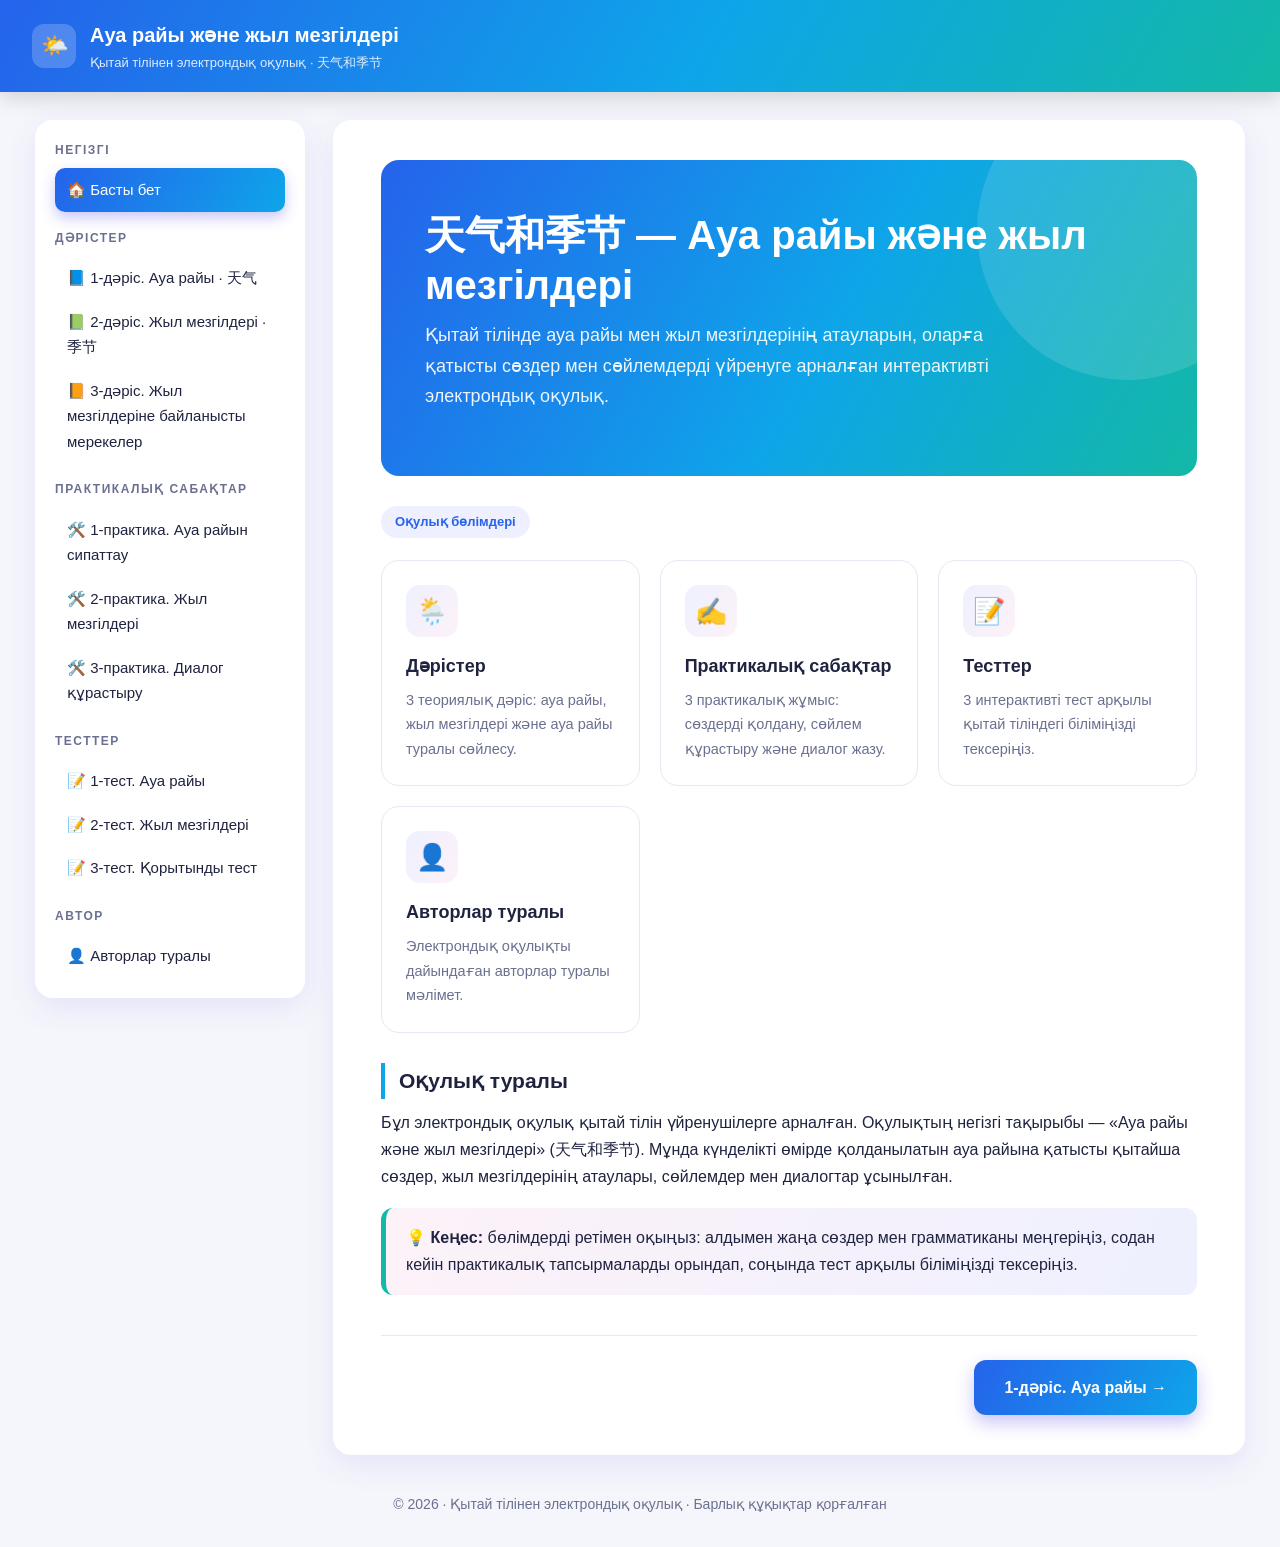
<file: index.html>
<!DOCTYPE html>
<html lang="kk">

<head>
<meta charset="UTF-8">
<meta name="viewport" content="width=device-width, initial-scale=1.0">
<title>Басты бет | Ауа райы және жыл мезгілдері - 天气和季节</title>
<link rel="stylesheet" href="style.css">
</head>

<body>

<header class="topbar">

  <div class="logo">🌤️</div>

  <div>
    <h1>Ауа райы және жыл мезгілдері</h1>
    <small>Қытай тілінен электрондық оқулық · 天气和季节</small>
  </div>

</header>

<div class="layout">

  <nav class="sidebar">

    <h3>Негізгі</h3>
    <a href="index.html" class="active">🏠 Басты бет</a>

    <h3>Дәрістер</h3>
    <a href="daris1.html">📘 1-дәріс. Ауа райы · 天气</a>
    <a href="daris2.html">📗 2-дәріс. Жыл мезгілдері · 季节</a>
    <a href="daris3.html">📙 3-дәріс. Жыл мезгілдеріне байланысты мерекелер</a>

    <h3>Практикалық сабақтар</h3>
    <a href="praktika1.html">🛠️ 1-практика. Ауа райын сипаттау</a>
    <a href="praktika2.html">🛠️ 2-практика. Жыл мезгілдері</a>
    <a href="praktika3.html">🛠️ 3-практика. Диалог құрастыру</a>

    <h3>Тесттер</h3>
    <a href="test1.html">📝 1-тест. Ауа райы</a>
    <a href="test2.html">📝 2-тест. Жыл мезгілдері</a>
    <a href="test3.html">📝 3-тест. Қорытынды тест</a>

    <h3>Автор</h3>
    <a href="avtor.html">👤 Авторлар туралы</a>

  </nav>

  <main class="content">

    <section class="hero">

      <h2>天气和季节 — Ауа райы және жыл мезгілдері</h2>

      <p>
        Қытай тілінде ауа райы мен жыл мезгілдерінің атауларын,
        оларға қатысты сөздер мен сөйлемдерді үйренуге арналған
        интерактивті электрондық оқулық.
      </p>

    </section>

    <span class="badge">Оқулық бөлімдері</span>

    <div class="grid">

      <a class="card" href="daris1.html">
        <div class="icon">🌦️</div>
        <h4>Дәрістер</h4>
        <p>3 теориялық дәріс: ауа райы, жыл мезгілдері және ауа райы туралы сөйлесу.</p>
      </a>

      <a class="card" href="praktika1.html">
        <div class="icon">✍️</div>
        <h4>Практикалық сабақтар</h4>
        <p>3 практикалық жұмыс: сөздерді қолдану, сөйлем құрастыру және диалог жазу.</p>
      </a>

      <a class="card" href="test1.html">
        <div class="icon">📝</div>
        <h4>Тесттер</h4>
        <p>3 интерактивті тест арқылы қытай тіліндегі біліміңізді тексеріңіз.</p>
      </a>

      <a class="card" href="avtor.html">
        <div class="icon">👤</div>
        <h4>Авторлар туралы</h4>
        <p>Электрондық оқулықты дайындаған авторлар туралы мәлімет.</p>
      </a>

    </div>

    <h3>Оқулық туралы</h3>

    <p>
      Бұл электрондық оқулық қытай тілін үйренушілерге арналған.
      Оқулықтың негізгі тақырыбы — «Ауа райы және жыл мезгілдері»
      (天气和季节). Мұнда күнделікті өмірде қолданылатын ауа райына
      қатысты қытайша сөздер, жыл мезгілдерінің атаулары,
      сөйлемдер мен диалогтар ұсынылған.
    </p>

    <div class="note">
      💡 <b>Кеңес:</b> бөлімдерді ретімен оқыңыз:
      алдымен жаңа сөздер мен грамматиканы меңгеріңіз,
      содан кейін практикалық тапсырмаларды орындап,
      соңында тест арқылы біліміңізді тексеріңіз.
    </div>

    <div class="pager">

      <span></span>

      <a class="btn" href="daris1.html">
        1-дәріс. Ауа райы → 
      </a>

    </div>

  </main>

</div>

<footer>
© 2026 · Қытай тілінен электрондық оқулық · Барлық құқықтар қорғалған
</footer>

</body>
</html>
</file>
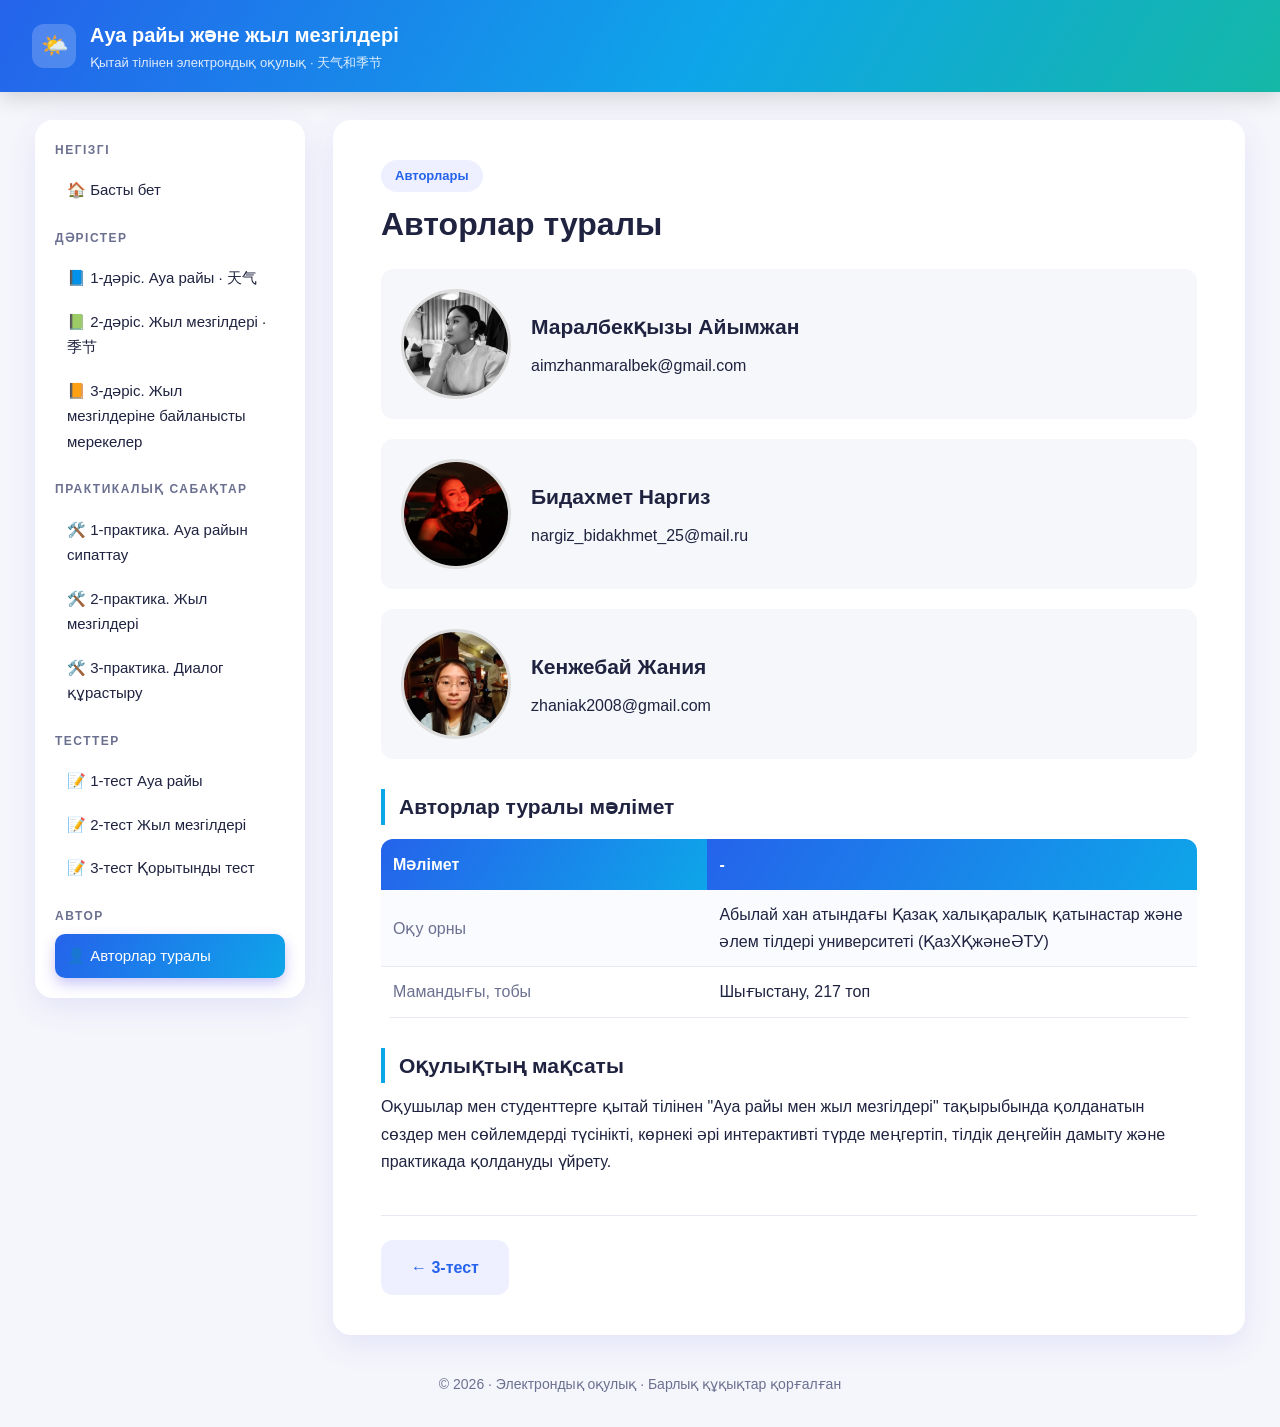
<file: avtor.html>
<!DOCTYPE html>
<html lang="kk">
<head>
<meta charset="UTF-8">
<meta name="viewport" content="width=device-width, initial-scale=1.0">
<title>Авторлар туралы | Ауа райы және жыл мезгілдері - 天气和季节</title>
<link rel="stylesheet" href="style.css">
</head>
<body>
 
<header class="topbar">
  <div class="logo">🌤️</div>
  <div>
    <h1>Ауа райы және жыл мезгілдері</h1>
    <small>Қытай тілінен электрондық оқулық · 天气和季节</small>
  </div>
</header>
 
<div class="layout">
  <nav class="sidebar">
    <h3>Негізгі</h3>
    <a href="index.html">🏠 Басты бет</a>
    <h3>Дәрістер</h3>
    <a href="daris1.html">📘 1-дәріс. Ауа райы · 天气</a>
    <a href="daris2.html">📗 2-дәріс. Жыл мезгілдері · 季节</a>
    <a href="daris3.html">📙 3-дәріс. Жыл мезгілдеріне байланысты мерекелер</a>
    <h3>Практикалық сабақтар</h3>
    <a href="praktika1.html">🛠️ 1-практика. Ауа райын сипаттау</a>
    <a href="praktika2.html">🛠️ 2-практика. Жыл мезгілдері</a>
    <a href="praktika3.html">🛠️ 3-практика. Диалог құрастыру</a>
    <h3>Тесттер</h3>
    <a href="test1.html">📝 1-тест Ауа райы</a>
    <a href="test2.html">📝 2-тест Жыл мезгілдері</a>
    <a href="test3.html">📝 3-тест Қорытынды тест</a>
    <h3>Автор</h3>
    <a href="avtor.html" class="active">👤 Авторлар туралы</a>
  </nav>
 
  <main class="content">
<span class="badge">Авторлары</span>
  <h2>Авторлар туралы</h2>
 
  
<div class="authors">

  <div class="author">
    <img class="avatar" src="images/author1.jfif" alt="Автор">
    <div>
      <h3 style="border:none;padding:0;margin-top:0">Маралбекқызы Айымжан</h3>
      <p>aimzhanmaralbek@gmail.com</p>
    </div>
  </div>

  <div class="author">
    <img class="avatar" src="images/author2.jfif" alt="Автор">
    <div>
      <h3 style="border:none;padding:0;margin-top:0">Бидахмет Наргиз</h3>
      <p>nargiz_bidakhmet_25@mail.ru</p>
    </div>
  </div>

  <div class="author">
    <img class="avatar" src="images/author3.jfif" alt="Автор">
    <div>
      <h3 style="border:none;padding:0;margin-top:0">Кенжебай Жания</h3>
      <p>zhaniak2008@gmail.com</p>
    </div>
  </div>

</div>

 
  
<h3>Авторлар туралы мәлімет</h3>

<table class="info">
  <tr>
    <th>Мәлімет</th>
    <th>-</th>
  </tr>
  <tr>
    <td>Оқу орны</td>
    <td>Абылай хан атындағы Қазақ халықаралық қатынастар және әлем тілдері университеті (ҚазХҚжәнеӘТУ)</td>
  </tr>
  <tr>
    <td>Мамандығы, тобы</td>
    <td>Шығыстану, 217 топ</td>
  </tr>
</table>

 
  <h3>Оқулықтың мақсаты</h3>
  <p>Оқушылар мен студенттерге қытай тілінен "Ауа райы мен жыл мезгілдері" тақырыбында қолданатын сөздер мен сөйлемдерді түсінікті, көрнекі әрі интерактивті түрде меңгертіп, тілдік деңгейін дамыту және практикада қолдануды үйрету.</p>
 
  <div class="pager">
    <a class="btn light" href="test3.html">← 3-тест</a>
    <span></span>
  </div>
  </main>
</div>
 
<footer>© 2026 · Электрондық оқулық · Барлық құқықтар қорғалған</footer>
 
</body>
</html>
</file>
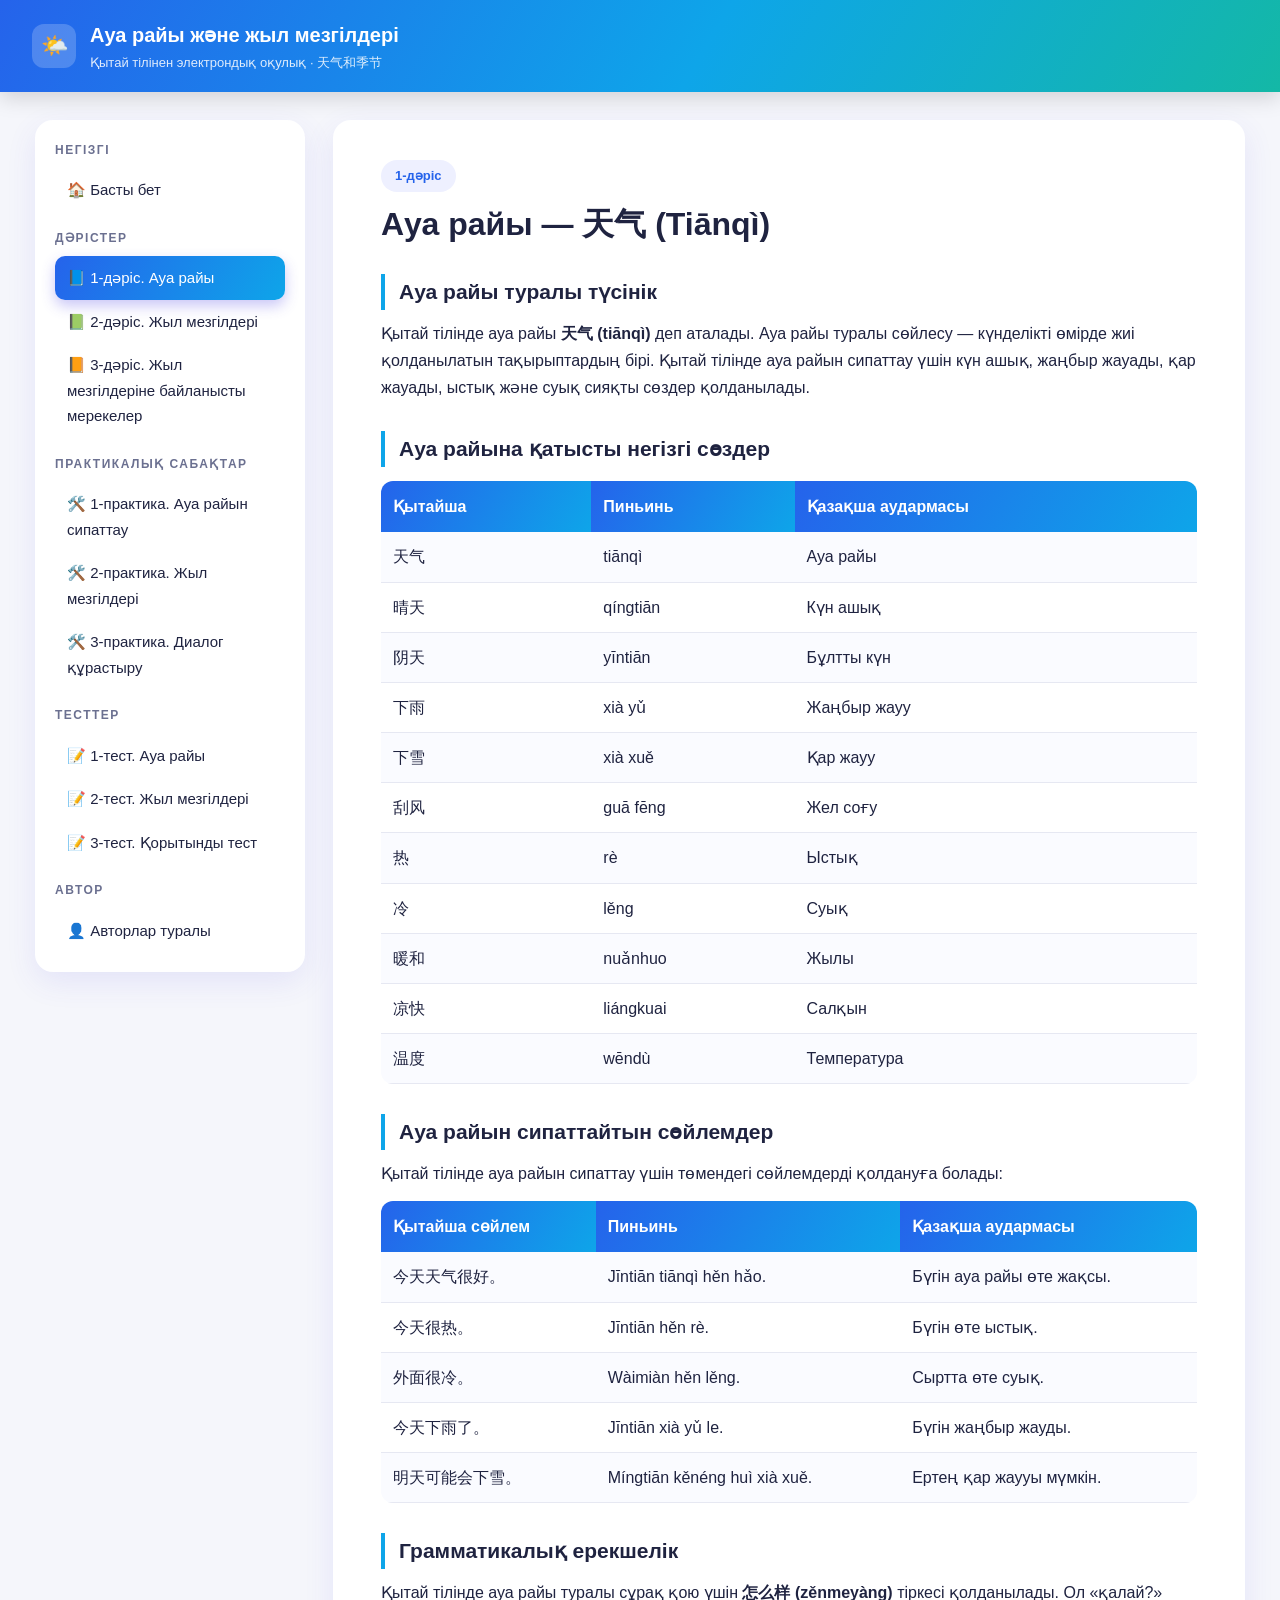
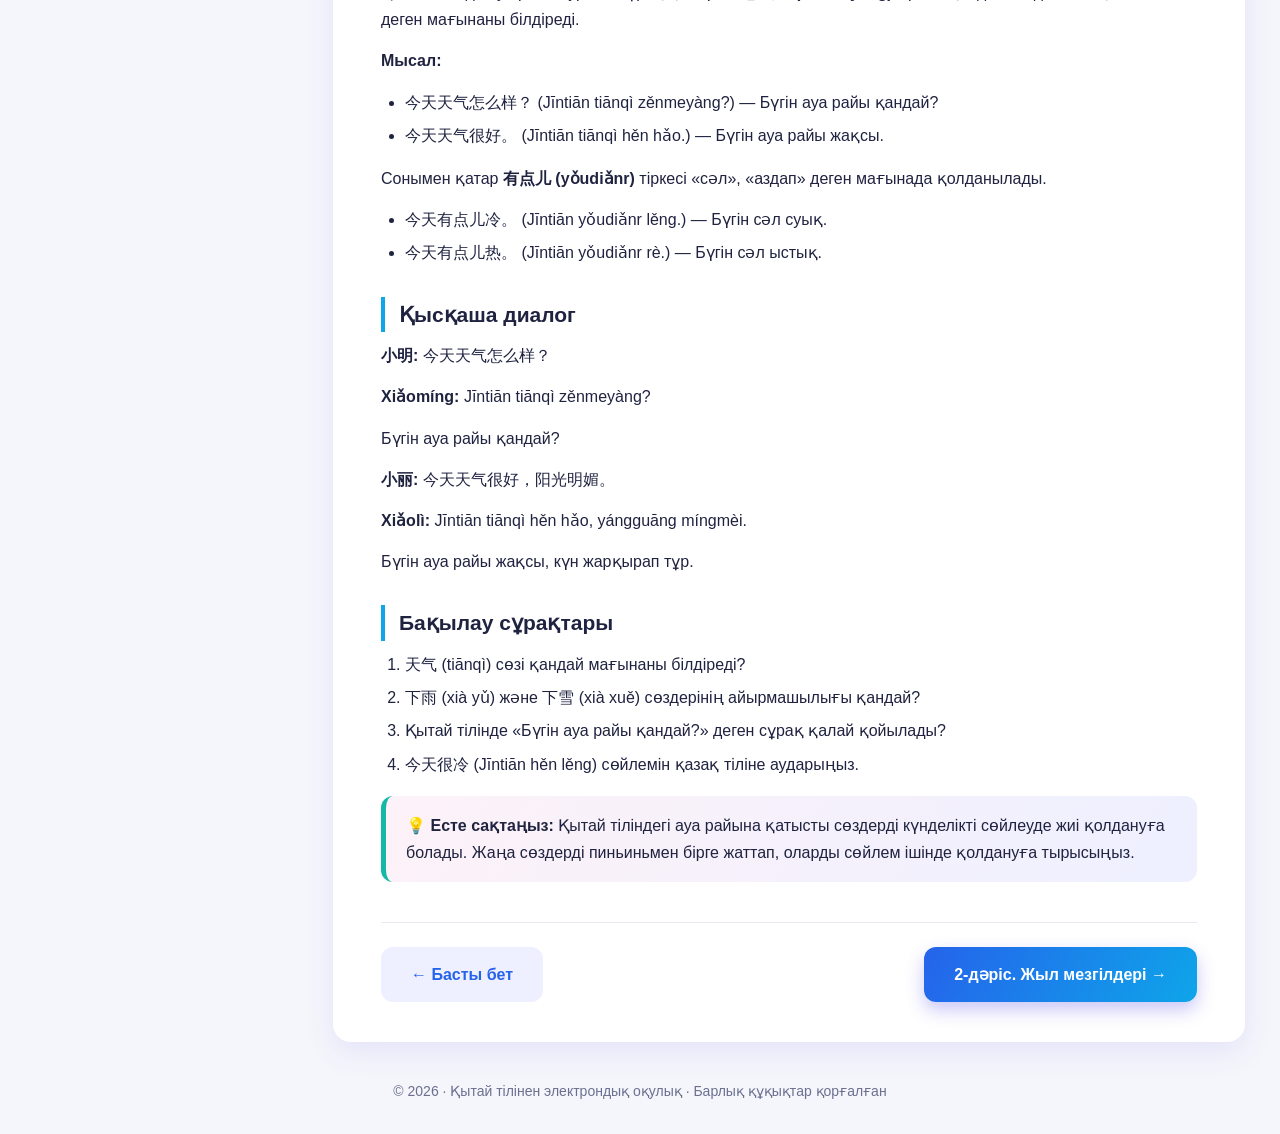
<file: daris1.html>
<!DOCTYPE html>
<html lang="kk">

<head>
<meta charset="UTF-8">
<meta name="referrer" content="strict-origin-when-cross-origin"> 
<title>1-дәріс. Ауа райы | Қытай тілі</title>
<link rel="stylesheet" href="style.css">
</head>

<body>

<header class="topbar">
  <div class="logo">🌤️</div>
  <div>
    <h1>Ауа райы және жыл мезгілдері</h1>
    <small>Қытай тілінен электрондық оқулық · 天气和季节</small>
  </div>
</header>

<div class="layout">

<nav class="sidebar">

  <h3>Негізгі</h3>
  <a href="index.html">🏠 Басты бет</a>

  <h3>Дәрістер</h3>
  <a href="daris1.html" class="active">📘 1-дәріс. Ауа райы</a>
  <a href="daris2.html">📗 2-дәріс. Жыл мезгілдері</a>
  <a href="daris3.html">📙 3-дәріс. Жыл мезгілдеріне байланысты мерекелер</a>

  <h3>Практикалық сабақтар</h3>
  <a href="praktika1.html">🛠️ 1-практика. Ауа райын сипаттау</a>
  <a href="praktika2.html">🛠️ 2-практика. Жыл мезгілдері</a>
  <a href="praktika3.html">🛠️ 3-практика. Диалог құрастыру</a>

  <h3>Тесттер</h3>
  <a href="test1.html">📝 1-тест. Ауа райы</a>
  <a href="test2.html">📝 2-тест. Жыл мезгілдері</a>
  <a href="test3.html">📝 3-тест. Қорытынды тест</a>

  <h3>Автор</h3>
  <a href="avtor.html">👤 Авторлар туралы</a>

</nav>

<main class="content">

<span class="badge">1-дәріс</span>

<h2>Ауа райы — 天气 (Tiānqì)</h2>

<h3>Ауа райы туралы түсінік</h3>

<p>
Қытай тілінде ауа райы <b>天气 (tiānqì)</b> деп аталады.
Ауа райы туралы сөйлесу — күнделікті өмірде жиі қолданылатын
тақырыптардың бірі. Қытай тілінде ауа райын сипаттау үшін
күн ашық, жаңбыр жауады, қар жауады, ыстық және суық
сияқты сөздер қолданылады.
</p>

<h3>Ауа райына қатысты негізгі сөздер</h3>

<table>
<tr>
<th>Қытайша</th>
<th>Пиньинь</th>
<th>Қазақша аудармасы</th>
</tr>
<tr><td>天气</td><td>tiānqì</td><td>Ауа райы</td></tr>
<tr><td>晴天</td><td>qíngtiān</td><td>Күн ашық</td></tr>
<tr><td>阴天</td><td>yīntiān</td><td>Бұлтты күн</td></tr>
<tr><td>下雨</td><td>xià yǔ</td><td>Жаңбыр жауу</td></tr>
<tr><td>下雪</td><td>xià xuě</td><td>Қар жауу</td></tr>
<tr><td>刮风</td><td>guā fēng</td><td>Жел соғу</td></tr>
<tr><td>热</td><td>rè</td><td>Ыстық</td></tr>
<tr><td>冷</td><td>lěng</td><td>Суық</td></tr>
<tr><td>暖和</td><td>nuǎnhuo</td><td>Жылы</td></tr>
<tr><td>凉快</td><td>liángkuai</td><td>Салқын</td></tr>
<tr><td>温度</td><td>wēndù</td><td>Температура</td></tr>
</table>

<h3>Ауа райын сипаттайтын сөйлемдер</h3>

<p>Қытай тілінде ауа райын сипаттау үшін төмендегі сөйлемдерді қолдануға болады:</p>

<table>
<tr>
<th>Қытайша сөйлем</th>
<th>Пиньинь</th>
<th>Қазақша аудармасы</th>
</tr>
<tr>
<td>今天天气很好。</td>
<td>Jīntiān tiānqì hěn hǎo.</td>
<td>Бүгін ауа райы өте жақсы.</td>
</tr>
<tr>
<td>今天很热。</td>
<td>Jīntiān hěn rè.</td>
<td>Бүгін өте ыстық.</td>
</tr>
<tr>
<td>外面很冷。</td>
<td>Wàimiàn hěn lěng.</td>
<td>Сыртта өте суық.</td>
</tr>
<tr>
<td>今天下雨了。</td>
<td>Jīntiān xià yǔ le.</td>
<td>Бүгін жаңбыр жауды.</td>
</tr>
<tr>
<td>明天可能会下雪。</td>
<td>Míngtiān kěnéng huì xià xuě.</td>
<td>Ертең қар жаууы мүмкін.</td>
</tr>
</table>

<h3>Грамматикалық ерекшелік</h3>

<p>
Қытай тілінде ауа райы туралы сұрақ қою үшін
<b>怎么样 (zěnmeyàng)</b> тіркесі қолданылады.
Ол «қалай?» деген мағынаны білдіреді.
</p>

<p><b>Мысал:</b></p>

<ul>
<li>今天天气怎么样？ (Jīntiān tiānqì zěnmeyàng?) — Бүгін ауа райы қандай?</li>
<li>今天天气很好。 (Jīntiān tiānqì hěn hǎo.) — Бүгін ауа райы жақсы.</li>
</ul>

<p>
Сонымен қатар <b>有点儿 (yǒudiǎnr)</b> тіркесі «сәл», «аздап»
деген мағынада қолданылады.
</p>

<ul>
<li>今天有点儿冷。 (Jīntiān yǒudiǎnr lěng.) — Бүгін сәл суық.</li>
<li>今天有点儿热。 (Jīntiān yǒudiǎnr rè.) — Бүгін сәл ыстық.</li>
</ul>

<h3>Қысқаша диалог</h3>

<p><b>小明:</b> 今天天气怎么样？</p>
<p><b>Xiǎomíng:</b> Jīntiān tiānqì zěnmeyàng?</p>
<p>Бүгін ауа райы қандай?</p>

<p><b>小丽:</b> 今天天气很好，阳光明媚。</p>
<p><b>Xiǎolì:</b> Jīntiān tiānqì hěn hǎo, yángguāng míngmèi.</p>
<p>Бүгін ауа райы жақсы, күн жарқырап тұр.</p>

<h3>Бақылау сұрақтары</h3>

<ol>
<li>天气 (tiānqì) сөзі қандай мағынаны білдіреді?</li>
<li>下雨 (xià yǔ) және 下雪 (xià xuě) сөздерінің айырмашылығы қандай?</li>
<li>Қытай тілінде «Бүгін ауа райы қандай?» деген сұрақ қалай қойылады?</li>
<li>今天很冷 (Jīntiān hěn lěng) сөйлемін қазақ тіліне аударыңыз.</li>
</ol>

<div class="note">
💡 <b>Есте сақтаңыз:</b> Қытай тіліндегі ауа райына қатысты
сөздерді күнделікті сөйлеуде жиі қолдануға болады.
Жаңа сөздерді пиньиньмен бірге жаттап, оларды сөйлем ішінде қолдануға тырысыңыз.
</div>

<div class="pager">
<a class="btn light" href="index.html">← Басты бет</a>
<a class="btn" href="daris2.html">2-дәріс. Жыл мезгілдері →</a>
</div>

</main>
</div>

<footer>© 2026 · Қытай тілінен электрондық оқулық · Барлық құқықтар қорғалған</footer>

</body>
</html>
</file>
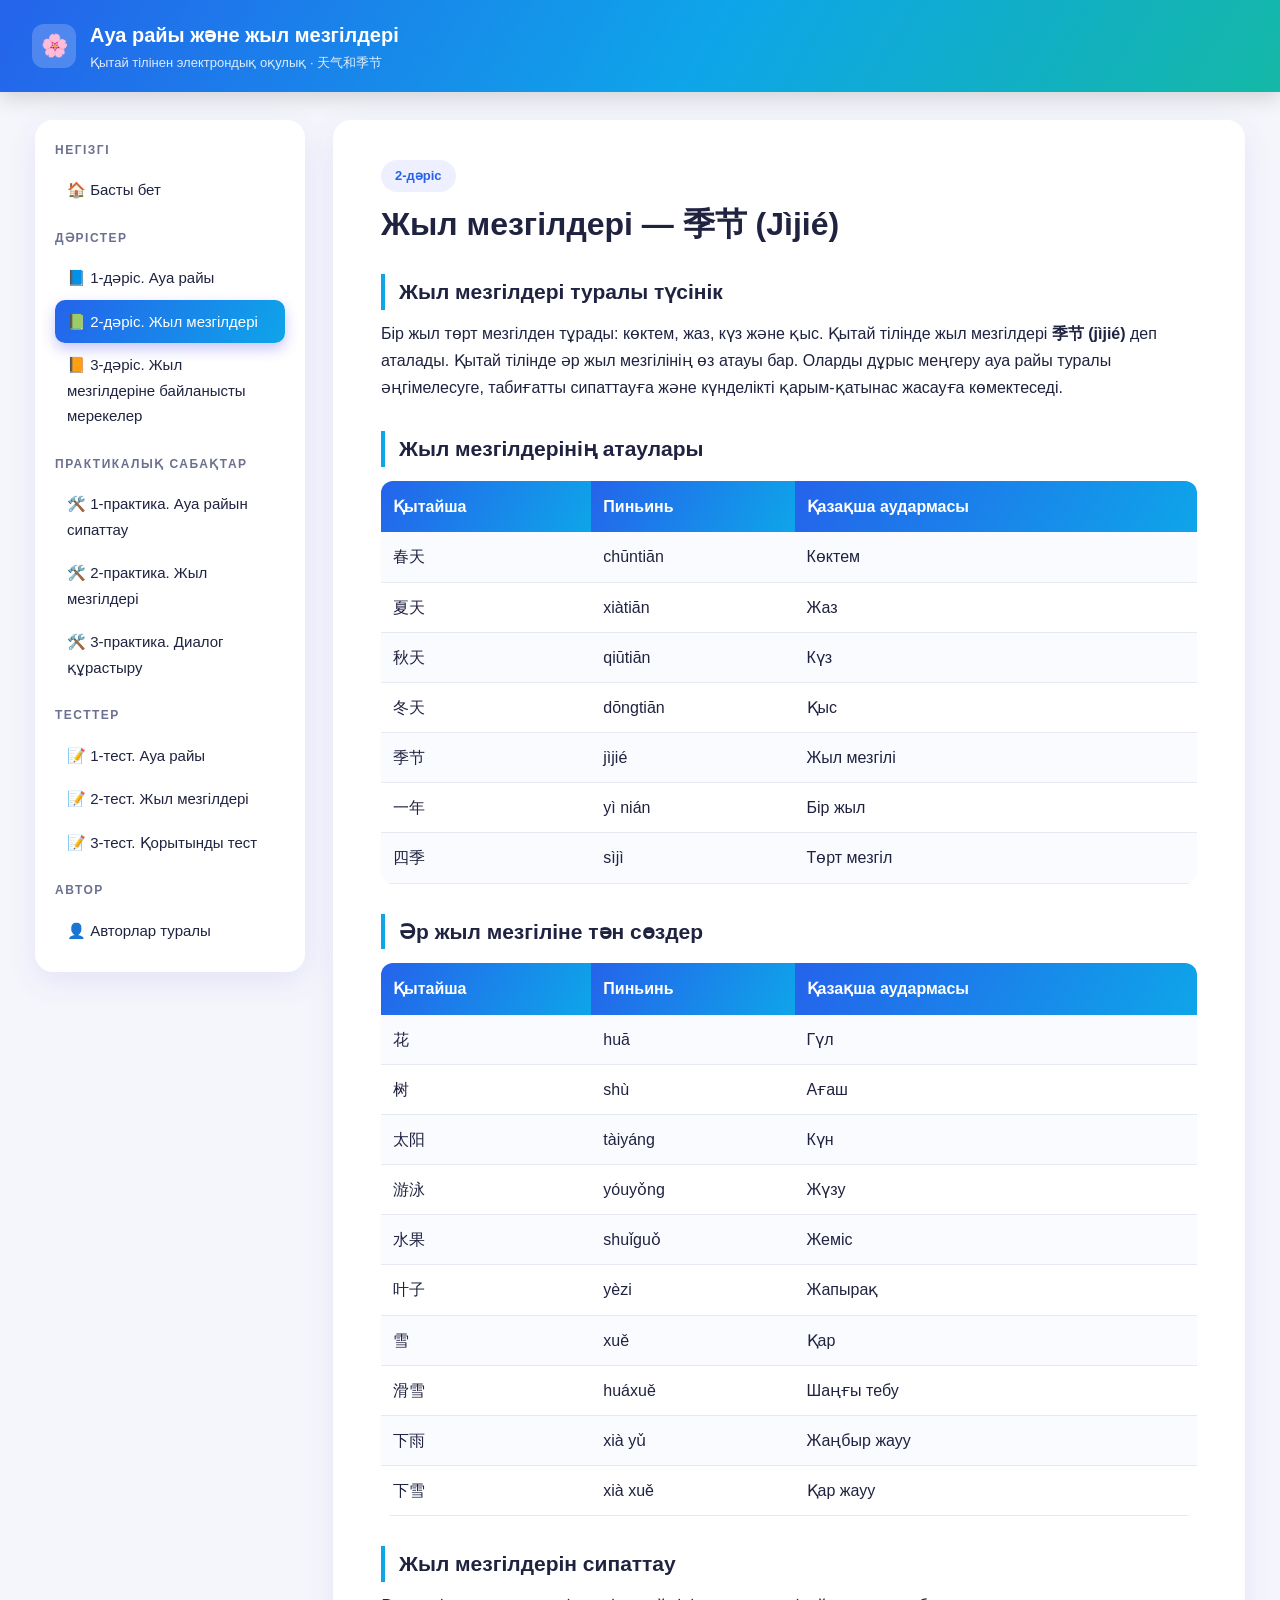
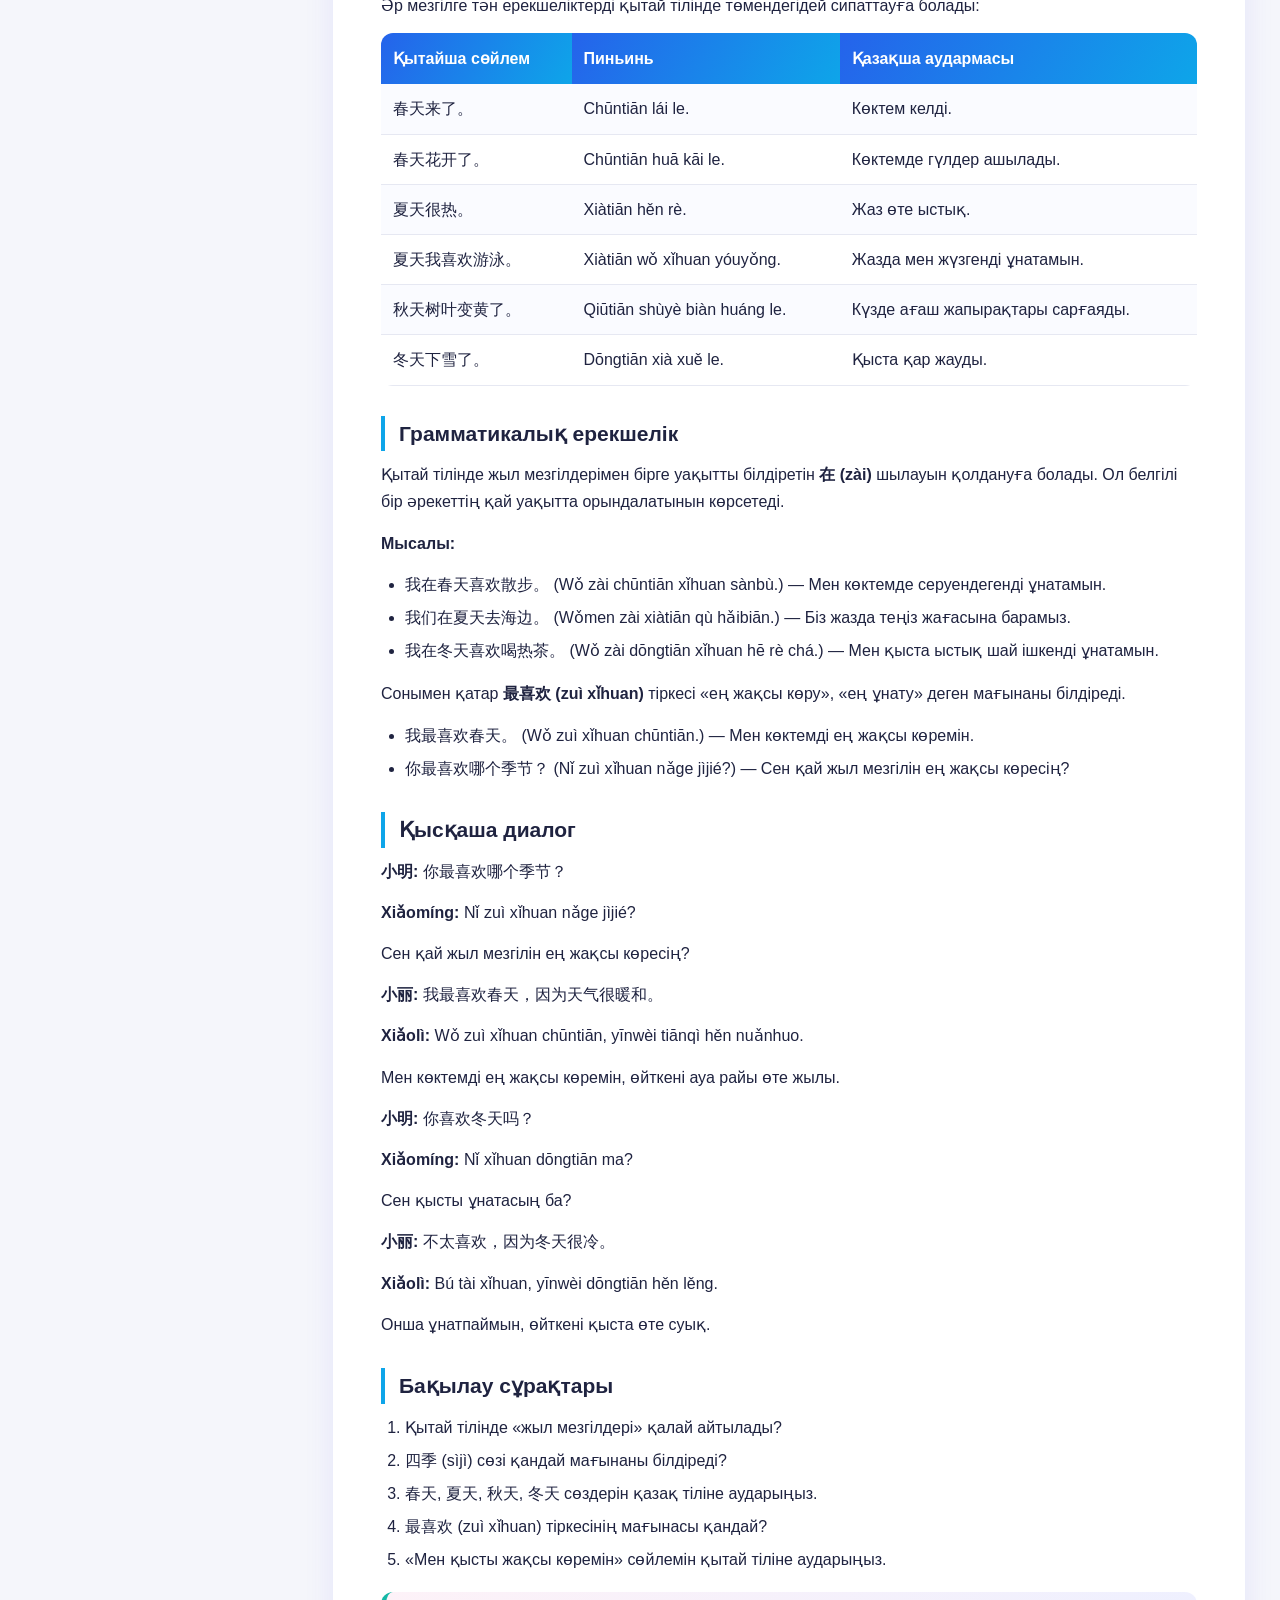
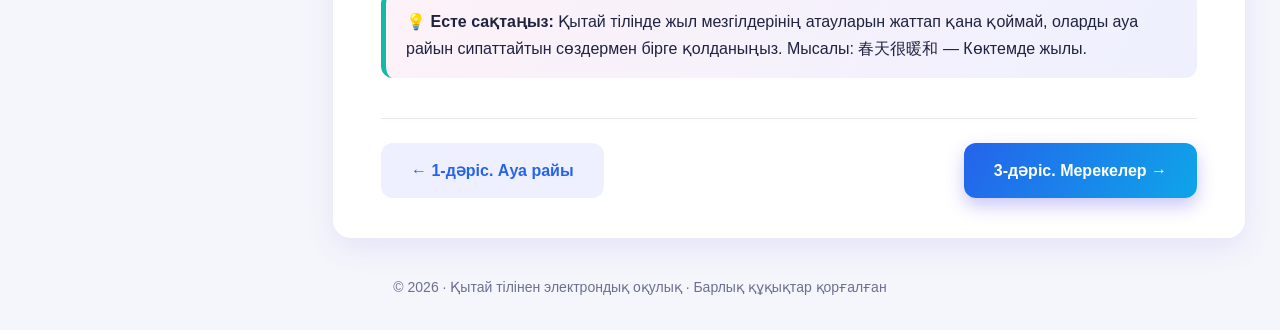
<file: daris2.html>
<!DOCTYPE html>
<html lang="kk">
<head>
<meta charset="UTF-8">
<meta name="viewport" content="width=device-width, initial-scale=1.0">
<title>2-дәріс. Жыл мезгілдері | Қытай тілі</title>
<link rel="stylesheet" href="style.css">
</head>
<body>

<header class="topbar">
  <div class="logo">🌸</div>
  <div>
    <h1>Ауа райы және жыл мезгілдері</h1>
    <small>Қытай тілінен электрондық оқулық · 天气和季节</small>
  </div>
</header>

<div class="layout">

<nav class="sidebar">

  <h3>Негізгі</h3>
  <a href="index.html">🏠 Басты бет</a>

  <h3>Дәрістер</h3>
  <a href="daris1.html">📘 1-дәріс. Ауа райы</a>
  <a href="daris2.html" class="active">📗 2-дәріс. Жыл мезгілдері</a>
  <a href="daris3.html">📙 3-дәріс. Жыл мезгілдеріне байланысты мерекелер</a>

  <h3>Практикалық сабақтар</h3>
  <a href="praktika1.html">🛠️ 1-практика. Ауа райын сипаттау</a>
  <a href="praktika2.html">🛠️ 2-практика. Жыл мезгілдері</a>
  <a href="praktika3.html">🛠️ 3-практика. Диалог құрастыру</a>

  <h3>Тесттер</h3>
  <a href="test1.html">📝 1-тест. Ауа райы</a>
  <a href="test2.html">📝 2-тест. Жыл мезгілдері</a>
  <a href="test3.html">📝 3-тест. Қорытынды тест</a>

  <h3>Автор</h3>
  <a href="avtor.html">👤 Авторлар туралы</a>

</nav>

<main class="content">

<span class="badge">2-дәріс</span>

<h2>Жыл мезгілдері — 季节 (Jìjié)</h2>

<h3>Жыл мезгілдері туралы түсінік</h3>

<p>
Бір жыл төрт мезгілден тұрады: көктем, жаз, күз және қыс.
Қытай тілінде жыл мезгілдері <b>季节 (jìjié)</b> деп аталады.
Қытай тілінде әр жыл мезгілінің өз атауы бар.
Оларды дұрыс меңгеру ауа райы туралы әңгімелесуге,
табиғатты сипаттауға және күнделікті қарым-қатынас жасауға көмектеседі.
</p>

<h3>Жыл мезгілдерінің атаулары</h3>

<table>
<tr>
<th>Қытайша</th>
<th>Пиньинь</th>
<th>Қазақша аудармасы</th>
</tr>
<tr>
<td>春天</td>
<td>chūntiān</td>
<td>Көктем</td>
</tr>
<tr>
<td>夏天</td>
<td>xiàtiān</td>
<td>Жаз</td>
</tr>
<tr>
<td>秋天</td>
<td>qiūtiān</td>
<td>Күз</td>
</tr>
<tr>
<td>冬天</td>
<td>dōngtiān</td>
<td>Қыс</td>
</tr>
<tr>
<td>季节</td>
<td>jìjié</td>
<td>Жыл мезгілі</td>
</tr>
<tr>
<td>一年</td>
<td>yì nián</td>
<td>Бір жыл</td>
</tr>
<tr>
<td>四季</td>
<td>sìjì</td>
<td>Төрт мезгіл</td>
</tr>
</table>

<h3>Әр жыл мезгіліне тән сөздер</h3>

<table>
<tr>
<th>Қытайша</th>
<th>Пиньинь</th>
<th>Қазақша аудармасы</th>
</tr>
<tr>
<td>花</td>
<td>huā</td>
<td>Гүл</td>
</tr>
<tr>
<td>树</td>
<td>shù</td>
<td>Ағаш</td>
</tr>
<tr>
<td>太阳</td>
<td>tàiyáng</td>
<td>Күн</td>
</tr>
<tr>
<td>游泳</td>
<td>yóuyǒng</td>
<td>Жүзу</td>
</tr>
<tr>
<td>水果</td>
<td>shuǐguǒ</td>
<td>Жеміс</td>
</tr>
<tr>
<td>叶子</td>
<td>yèzi</td>
<td>Жапырақ</td>
</tr>
<tr>
<td>雪</td>
<td>xuě</td>
<td>Қар</td>
</tr>
<tr>
<td>滑雪</td>
<td>huáxuě</td>
<td>Шаңғы тебу</td>
</tr>
<tr>
<td>下雨</td>
<td>xià yǔ</td>
<td>Жаңбыр жауу</td>
</tr>
<tr>
<td>下雪</td>
<td>xià xuě</td>
<td>Қар жауу</td>
</tr>
</table>

<h3>Жыл мезгілдерін сипаттау</h3>

<p>Әр мезгілге тән ерекшеліктерді қытай тілінде төмендегідей сипаттауға болады:</p>

<table>
<tr>
<th>Қытайша сөйлем</th>
<th>Пиньинь</th>
<th>Қазақша аудармасы</th>
</tr>
<tr>
<td>春天来了。</td>
<td>Chūntiān lái le.</td>
<td>Көктем келді.</td>
</tr>
<tr>
<td>春天花开了。</td>
<td>Chūntiān huā kāi le.</td>
<td>Көктемде гүлдер ашылады.</td>
</tr>
<tr>
<td>夏天很热。</td>
<td>Xiàtiān hěn rè.</td>
<td>Жаз өте ыстық.</td>
</tr>
<tr>
<td>夏天我喜欢游泳。</td>
<td>Xiàtiān wǒ xǐhuan yóuyǒng.</td>
<td>Жазда мен жүзгенді ұнатамын.</td>
</tr>
<tr>
<td>秋天树叶变黄了。</td>
<td>Qiūtiān shùyè biàn huáng le.</td>
<td>Күзде ағаш жапырақтары сарғаяды.</td>
</tr>
<tr>
<td>冬天下雪了。</td>
<td>Dōngtiān xià xuě le.</td>
<td>Қыста қар жауды.</td>
</tr>
</table>

<h3>Грамматикалық ерекшелік</h3>

<p>
Қытай тілінде жыл мезгілдерімен бірге уақытты білдіретін
<b>在 (zài)</b> шылауын қолдануға болады.
Ол белгілі бір әрекеттің қай уақытта орындалатынын көрсетеді.
</p>

<p><b>Мысалы:</b></p>

<ul>
<li>我在春天喜欢散步。 (Wǒ zài chūntiān xǐhuan sànbù.) — Мен көктемде серуендегенді ұнатамын.</li>
<li>我们在夏天去海边。 (Wǒmen zài xiàtiān qù hǎibiān.) — Біз жазда теңіз жағасына барамыз.</li>
<li>我在冬天喜欢喝热茶。 (Wǒ zài dōngtiān xǐhuan hē rè chá.) — Мен қыста ыстық шай ішкенді ұнатамын.</li>
</ul>

<p>
Сонымен қатар <b>最喜欢 (zuì xǐhuan)</b> тіркесі
«ең жақсы көру», «ең ұнату» деген мағынаны білдіреді.
</p>

<ul>
<li>我最喜欢春天。 (Wǒ zuì xǐhuan chūntiān.) — Мен көктемді ең жақсы көремін.</li>
<li>你最喜欢哪个季节？ (Nǐ zuì xǐhuan nǎge jìjié?) — Сен қай жыл мезгілін ең жақсы көресің?</li>
</ul>

<h3>Қысқаша диалог</h3>

<p><b>小明:</b> 你最喜欢哪个季节？</p>
<p><b>Xiǎomíng:</b> Nǐ zuì xǐhuan nǎge jìjié?</p>
<p>Сен қай жыл мезгілін ең жақсы көресің?</p>

<p><b>小丽:</b> 我最喜欢春天，因为天气很暖和。</p>
<p><b>Xiǎolì:</b> Wǒ zuì xǐhuan chūntiān, yīnwèi tiānqì hěn nuǎnhuo.</p>
<p>Мен көктемді ең жақсы көремін, өйткені ауа райы өте жылы.</p>

<p><b>小明:</b> 你喜欢冬天吗？</p>
<p><b>Xiǎomíng:</b> Nǐ xǐhuan dōngtiān ma?</p>
<p>Сен қысты ұнатасың ба?</p>

<p><b>小丽:</b> 不太喜欢，因为冬天很冷。</p>
<p><b>Xiǎolì:</b> Bú tài xǐhuan, yīnwèi dōngtiān hěn lěng.</p>
<p>Онша ұнатпаймын, өйткені қыста өте суық.</p>

<h3>Бақылау сұрақтары</h3>

<ol>
<li>Қытай тілінде «жыл мезгілдері» қалай айтылады?</li>
<li>四季 (sìjì) сөзі қандай мағынаны білдіреді?</li>
<li>春天, 夏天, 秋天, 冬天 сөздерін қазақ тіліне аударыңыз.</li>
<li>最喜欢 (zuì xǐhuan) тіркесінің мағынасы қандай?</li>
<li>«Мен қысты жақсы көремін» сөйлемін қытай тіліне аударыңыз.</li>
</ol>

<div class="note">
💡 <b>Есте сақтаңыз:</b> Қытай тілінде жыл мезгілдерінің
атауларын жаттап қана қоймай, оларды ауа райын сипаттайтын
сөздермен бірге қолданыңыз. Мысалы: 春天很暖和 — Көктемде жылы.
</div>

<div class="pager">
<a class="btn light" href="daris1.html">← 1-дәріс. Ауа райы</a>
<a class="btn" href="daris3.html">3-дәріс. Мерекелер →</a>
</div>

</main>
</div>

<footer>© 2026 · Қытай тілінен электрондық оқулық · Барлық құқықтар қорғалған</footer>

</body>
</html>
</file>
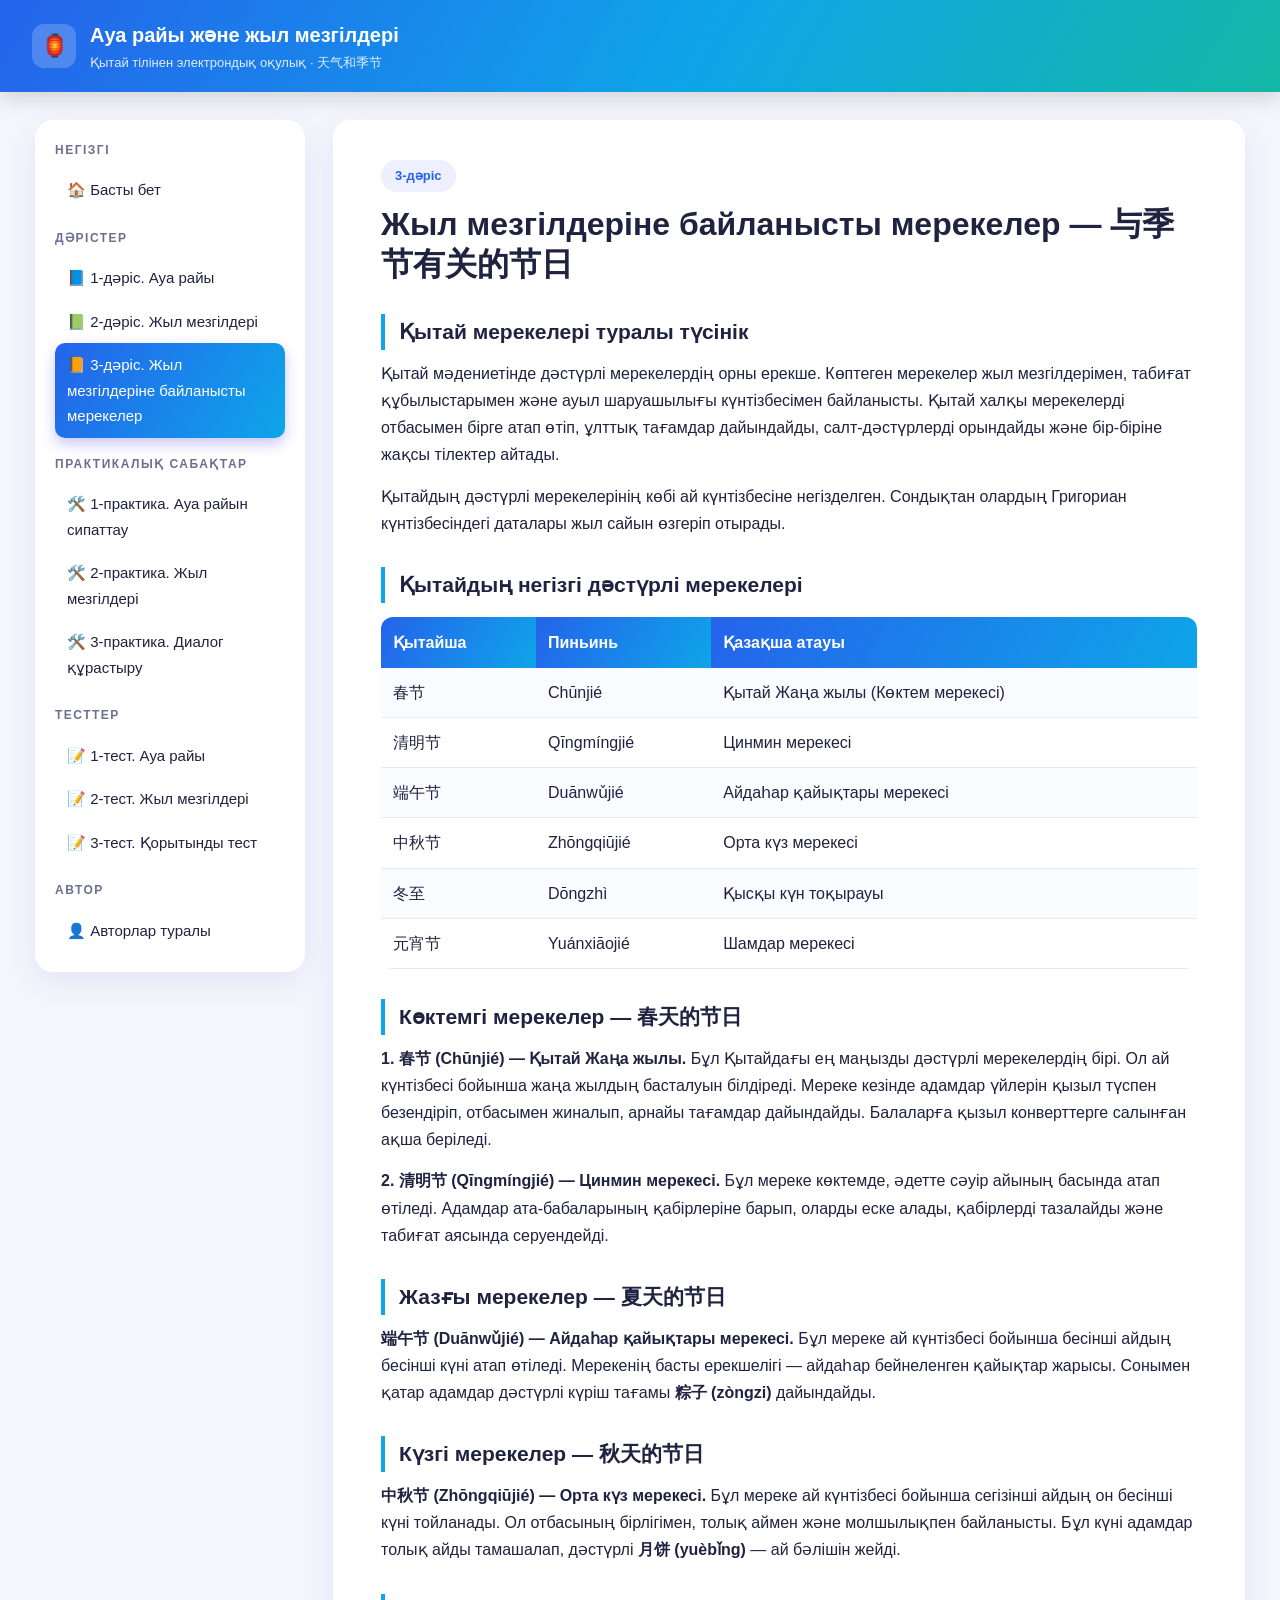
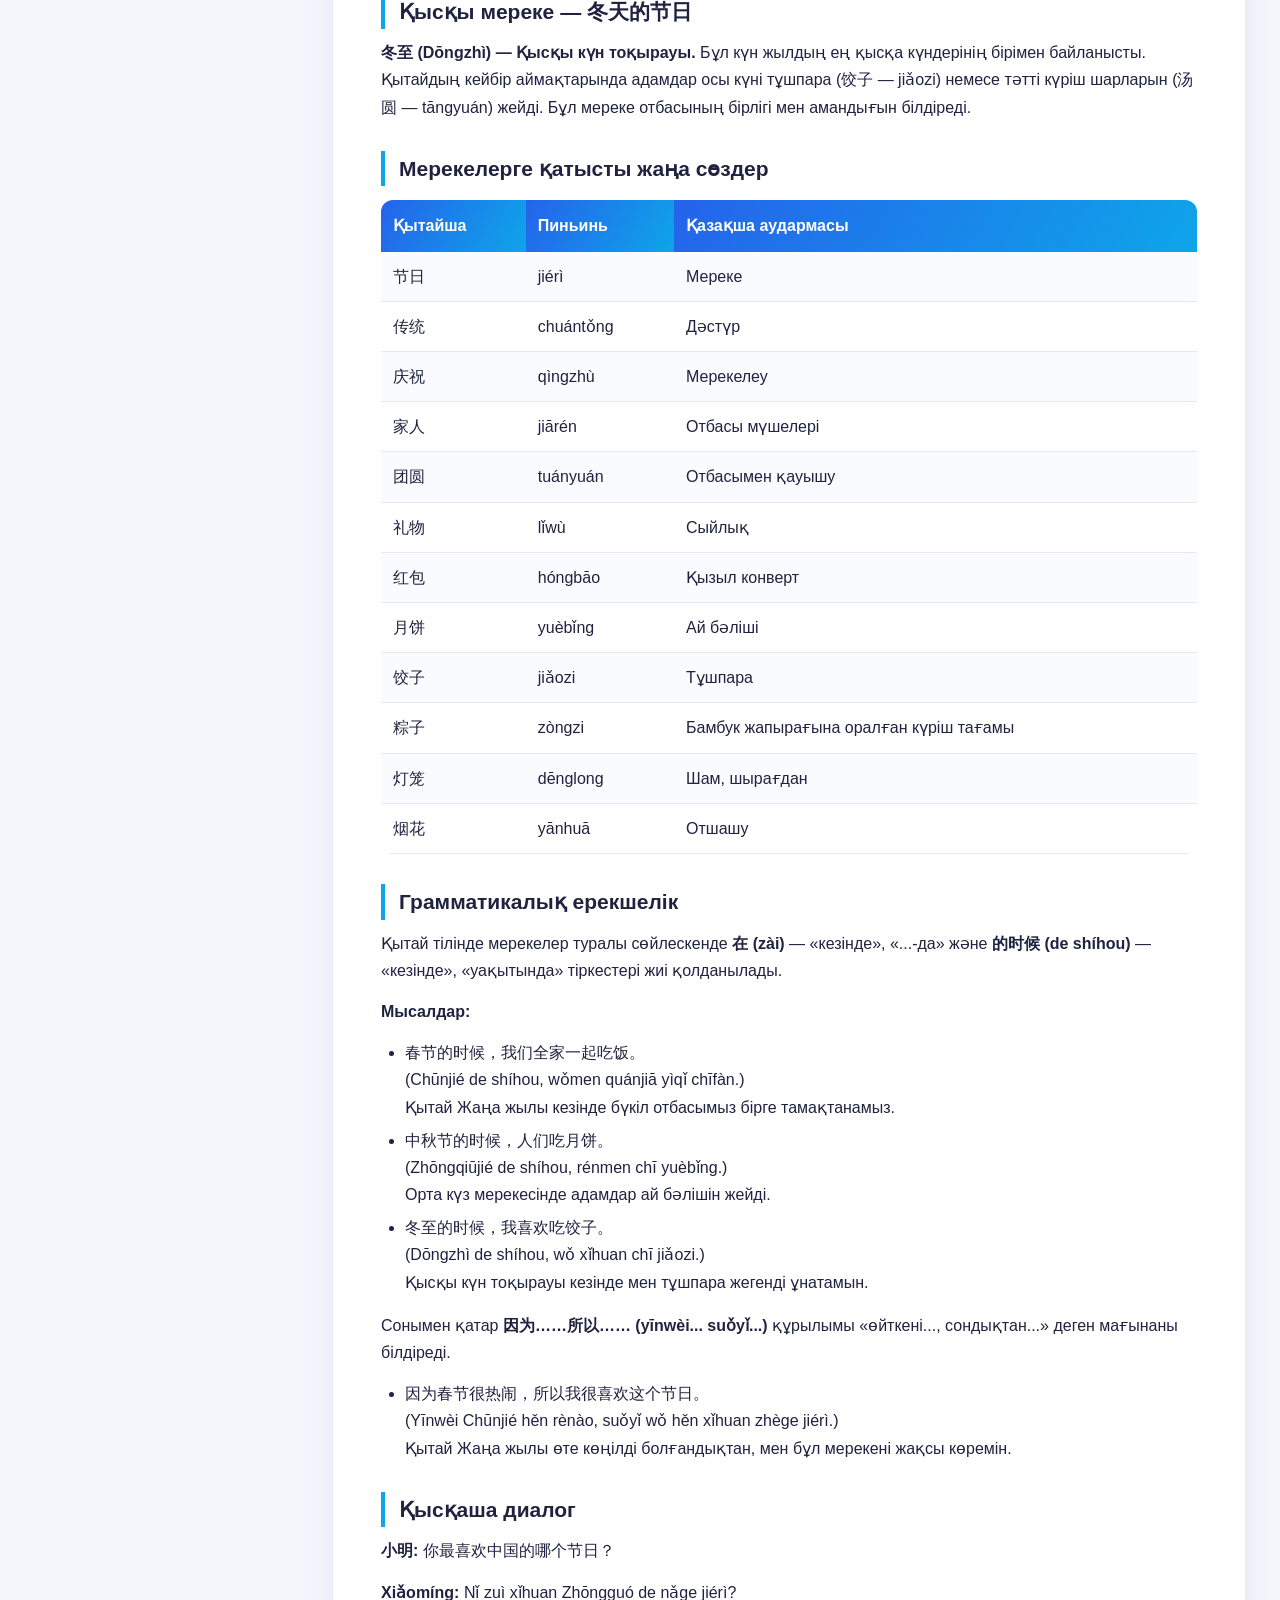
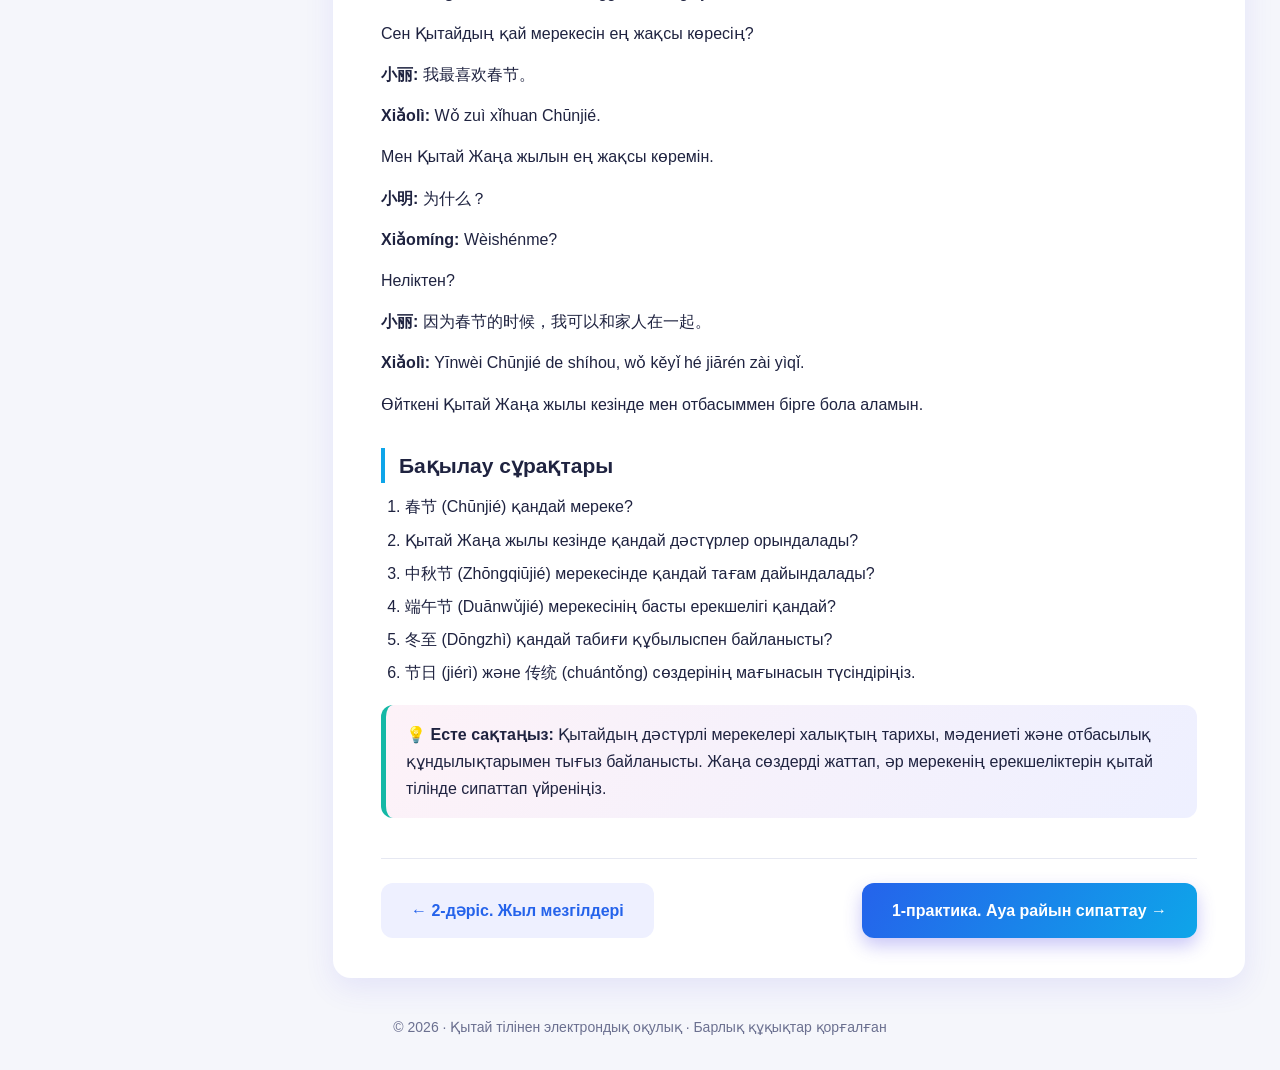
<file: daris3.html>
<!DOCTYPE html>
<html lang="kk">
<head>
<meta charset="UTF-8">
<meta name="viewport" content="width=device-width, initial-scale=1.0">
<title>3-дәріс. Жыл мезгілдеріне байланысты мерекелер | Қытай тілі</title>
<link rel="stylesheet" href="style.css">
</head>
<body>

<header class="topbar">
  <div class="logo">🏮</div>
  <div>
    <h1>Ауа райы және жыл мезгілдері</h1>
    <small>Қытай тілінен электрондық оқулық · 天气和季节</small>
  </div>
</header>

<div class="layout">

<nav class="sidebar">

  <h3>Негізгі</h3>
  <a href="index.html">🏠 Басты бет</a>

  <h3>Дәрістер</h3>
  <a href="daris1.html">📘 1-дәріс. Ауа райы</a>
  <a href="daris2.html">📗 2-дәріс. Жыл мезгілдері</a>
  <a href="daris3.html" class="active">📙 3-дәріс. Жыл мезгілдеріне байланысты мерекелер</a>

  <h3>Практикалық сабақтар</h3>
  <a href="praktika1.html">🛠️ 1-практика. Ауа райын сипаттау</a>
  <a href="praktika2.html">🛠️ 2-практика. Жыл мезгілдері</a>
  <a href="praktika3.html">🛠️ 3-практика. Диалог құрастыру</a>

  <h3>Тесттер</h3>
  <a href="test1.html">📝 1-тест. Ауа райы</a>
  <a href="test2.html">📝 2-тест. Жыл мезгілдері</a>
  <a href="test3.html">📝 3-тест. Қорытынды тест</a>

  <h3>Автор</h3>
  <a href="avtor.html">👤 Авторлар туралы</a>

</nav>

<main class="content">

<span class="badge">3-дәріс</span>

<h2>Жыл мезгілдеріне байланысты мерекелер — 与季节有关的节日</h2>

<h3>Қытай мерекелері туралы түсінік</h3>

<p>
Қытай мәдениетінде дәстүрлі мерекелердің орны ерекше.
Көптеген мерекелер жыл мезгілдерімен, табиғат құбылыстарымен
және ауыл шаруашылығы күнтізбесімен байланысты.
Қытай халқы мерекелерді отбасымен бірге атап өтіп,
ұлттық тағамдар дайындайды, салт-дәстүрлерді орындайды
және бір-біріне жақсы тілектер айтады.
</p>

<p>
Қытайдың дәстүрлі мерекелерінің көбі ай күнтізбесіне
негізделген. Сондықтан олардың Григориан күнтізбесіндегі
даталары жыл сайын өзгеріп отырады.
</p>

<h3>Қытайдың негізгі дәстүрлі мерекелері</h3>

<table>
<tr>
<th>Қытайша</th>
<th>Пиньинь</th>
<th>Қазақша атауы</th>
</tr>
<tr>
<td>春节</td>
<td>Chūnjié</td>
<td>Қытай Жаңа жылы (Көктем мерекесі)</td>
</tr>
<tr>
<td>清明节</td>
<td>Qīngmíngjié</td>
<td>Цинмин мерекесі</td>
</tr>
<tr>
<td>端午节</td>
<td>Duānwǔjié</td>
<td>Айдаһар қайықтары мерекесі</td>
</tr>
<tr>
<td>中秋节</td>
<td>Zhōngqiūjié</td>
<td>Орта күз мерекесі</td>
</tr>
<tr>
<td>冬至</td>
<td>Dōngzhì</td>
<td>Қысқы күн тоқырауы</td>
</tr>
<tr>
<td>元宵节</td>
<td>Yuánxiāojié</td>
<td>Шамдар мерекесі</td>
</tr>
</table>

<h3>Көктемгі мерекелер — 春天的节日</h3>

<p>
<b>1. 春节 (Chūnjié) — Қытай Жаңа жылы.</b>
Бұл Қытайдағы ең маңызды дәстүрлі мерекелердің бірі.
Ол ай күнтізбесі бойынша жаңа жылдың басталуын білдіреді.
Мереке кезінде адамдар үйлерін қызыл түспен безендіріп,
отбасымен жиналып, арнайы тағамдар дайындайды.
Балаларға қызыл конверттерге салынған ақша беріледі.
</p>

<p>
<b>2. 清明节 (Qīngmíngjié) — Цинмин мерекесі.</b>
Бұл мереке көктемде, әдетте сәуір айының басында атап өтіледі.
Адамдар ата-бабаларының қабірлеріне барып, оларды еске алады,
қабірлерді тазалайды және табиғат аясында серуендейді.
</p>

<h3>Жазғы мерекелер — 夏天的节日</h3>

<p>
<b>端午节 (Duānwǔjié) — Айдаһар қайықтары мерекесі.</b>
Бұл мереке ай күнтізбесі бойынша бесінші айдың бесінші
күні атап өтіледі. Мерекенің басты ерекшелігі —
айдаһар бейнеленген қайықтар жарысы.
Сонымен қатар адамдар дәстүрлі күріш тағамы
<b>粽子 (zòngzi)</b> дайындайды.
</p>

<h3>Күзгі мерекелер — 秋天的节日</h3>

<p>
<b>中秋节 (Zhōngqiūjié) — Орта күз мерекесі.</b>
Бұл мереке ай күнтізбесі бойынша сегізінші айдың
он бесінші күні тойланады. Ол отбасының бірлігімен,
толық аймен және молшылықпен байланысты.
Бұл күні адамдар толық айды тамашалап,
дәстүрлі <b>月饼 (yuèbǐng)</b> — ай бәлішін жейді.
</p>

<h3>Қысқы мереке — 冬天的节日</h3>

<p>
<b>冬至 (Dōngzhì) — Қысқы күн тоқырауы.</b>
Бұл күн жылдың ең қысқа күндерінің бірімен байланысты.
Қытайдың кейбір аймақтарында адамдар осы күні
тұшпара (饺子 — jiǎozi) немесе тәтті күріш шарларын
(汤圆 — tāngyuán) жейді.
Бұл мереке отбасының бірлігі мен амандығын білдіреді.
</p>

<h3>Мерекелерге қатысты жаңа сөздер</h3>

<table>
<tr>
<th>Қытайша</th>
<th>Пиньинь</th>
<th>Қазақша аудармасы</th>
</tr>
<tr>
<td>节日</td>
<td>jiérì</td>
<td>Мереке</td>
</tr>
<tr>
<td>传统</td>
<td>chuántǒng</td>
<td>Дәстүр</td>
</tr>
<tr>
<td>庆祝</td>
<td>qìngzhù</td>
<td>Мерекелеу</td>
</tr>
<tr>
<td>家人</td>
<td>jiārén</td>
<td>Отбасы мүшелері</td>
</tr>
<tr>
<td>团圆</td>
<td>tuányuán</td>
<td>Отбасымен қауышу</td>
</tr>
<tr>
<td>礼物</td>
<td>lǐwù</td>
<td>Сыйлық</td>
</tr>
<tr>
<td>红包</td>
<td>hóngbāo</td>
<td>Қызыл конверт</td>
</tr>
<tr>
<td>月饼</td>
<td>yuèbǐng</td>
<td>Ай бәліші</td>
</tr>
<tr>
<td>饺子</td>
<td>jiǎozi</td>
<td>Тұшпара</td>
</tr>
<tr>
<td>粽子</td>
<td>zòngzi</td>
<td>Бамбук жапырағына оралған күріш тағамы</td>
</tr>
<tr>
<td>灯笼</td>
<td>dēnglong</td>
<td>Шам, шырағдан</td>
</tr>
<tr>
<td>烟花</td>
<td>yānhuā</td>
<td>Отшашу</td>
</tr>
</table>

<h3>Грамматикалық ерекшелік</h3>

<p>
Қытай тілінде мерекелер туралы сөйлескенде
<b>在 (zài)</b> — «кезінде», «...-да» және
<b>的时候 (de shíhou)</b> — «кезінде», «уақытында»
тіркестері жиі қолданылады.
</p>

<p><b>Мысалдар:</b></p>

<ul>
<li>春节的时候，我们全家一起吃饭。<br>
(Chūnjié de shíhou, wǒmen quánjiā yìqǐ chīfàn.)<br>
Қытай Жаңа жылы кезінде бүкіл отбасымыз бірге тамақтанамыз.</li>

<li>中秋节的时候，人们吃月饼。<br>
(Zhōngqiūjié de shíhou, rénmen chī yuèbǐng.)<br>
Орта күз мерекесінде адамдар ай бәлішін жейді.</li>

<li>冬至的时候，我喜欢吃饺子。<br>
(Dōngzhì de shíhou, wǒ xǐhuan chī jiǎozi.)<br>
Қысқы күн тоқырауы кезінде мен тұшпара жегенді ұнатамын.</li>
</ul>

<p>
Сонымен қатар <b>因为……所以…… (yīnwèi... suǒyǐ...)</b>
құрылымы «өйткені..., сондықтан...» деген мағынаны білдіреді.
</p>

<ul>
<li>因为春节很热闹，所以我很喜欢这个节日。<br>
(Yīnwèi Chūnjié hěn rènào, suǒyǐ wǒ hěn xǐhuan zhège jiérì.)<br>
Қытай Жаңа жылы өте көңілді болғандықтан, мен бұл мерекені жақсы көремін.</li>
</ul>

<h3>Қысқаша диалог</h3>

<p><b>小明:</b> 你最喜欢中国的哪个节日？</p>
<p><b>Xiǎomíng:</b> Nǐ zuì xǐhuan Zhōngguó de nǎge jiérì?</p>
<p>Сен Қытайдың қай мерекесін ең жақсы көресің?</p>

<p><b>小丽:</b> 我最喜欢春节。</p>
<p><b>Xiǎolì:</b> Wǒ zuì xǐhuan Chūnjié.</p>
<p>Мен Қытай Жаңа жылын ең жақсы көремін.</p>

<p><b>小明:</b> 为什么？</p>
<p><b>Xiǎomíng:</b> Wèishénme?</p>
<p>Неліктен?</p>

<p><b>小丽:</b> 因为春节的时候，我可以和家人在一起。</p>
<p><b>Xiǎolì:</b> Yīnwèi Chūnjié de shíhou, wǒ kěyǐ hé jiārén zài yìqǐ.</p>
<p>Өйткені Қытай Жаңа жылы кезінде мен отбасыммен бірге бола аламын.</p>

<h3>Бақылау сұрақтары</h3>

<ol>
<li>春节 (Chūnjié) қандай мереке?</li>
<li>Қытай Жаңа жылы кезінде қандай дәстүрлер орындалады?</li>
<li>中秋节 (Zhōngqiūjié) мерекесінде қандай тағам дайындалады?</li>
<li>端午节 (Duānwǔjié) мерекесінің басты ерекшелігі қандай?</li>
<li>冬至 (Dōngzhì) қандай табиғи құбылыспен байланысты?</li>
<li>节日 (jiérì) және 传统 (chuántǒng) сөздерінің мағынасын түсіндіріңіз.</li>
</ol>

<div class="note">
💡 <b>Есте сақтаңыз:</b> Қытайдың дәстүрлі мерекелері
халықтың тарихы, мәдениеті және отбасылық құндылықтарымен
тығыз байланысты. Жаңа сөздерді жаттап, әр мерекенің
ерекшеліктерін қытай тілінде сипаттап үйреніңіз.
</div>

<div class="pager">
<a class="btn light" href="daris2.html">← 2-дәріс. Жыл мезгілдері</a>
<a class="btn" href="praktika1.html">1-практика. Ауа райын сипаттау →</a>
</div>

</main>
</div>

<footer>© 2026 · Қытай тілінен электрондық оқулық · Барлық құқықтар қорғалған</footer>

</body>
</html>
</file>
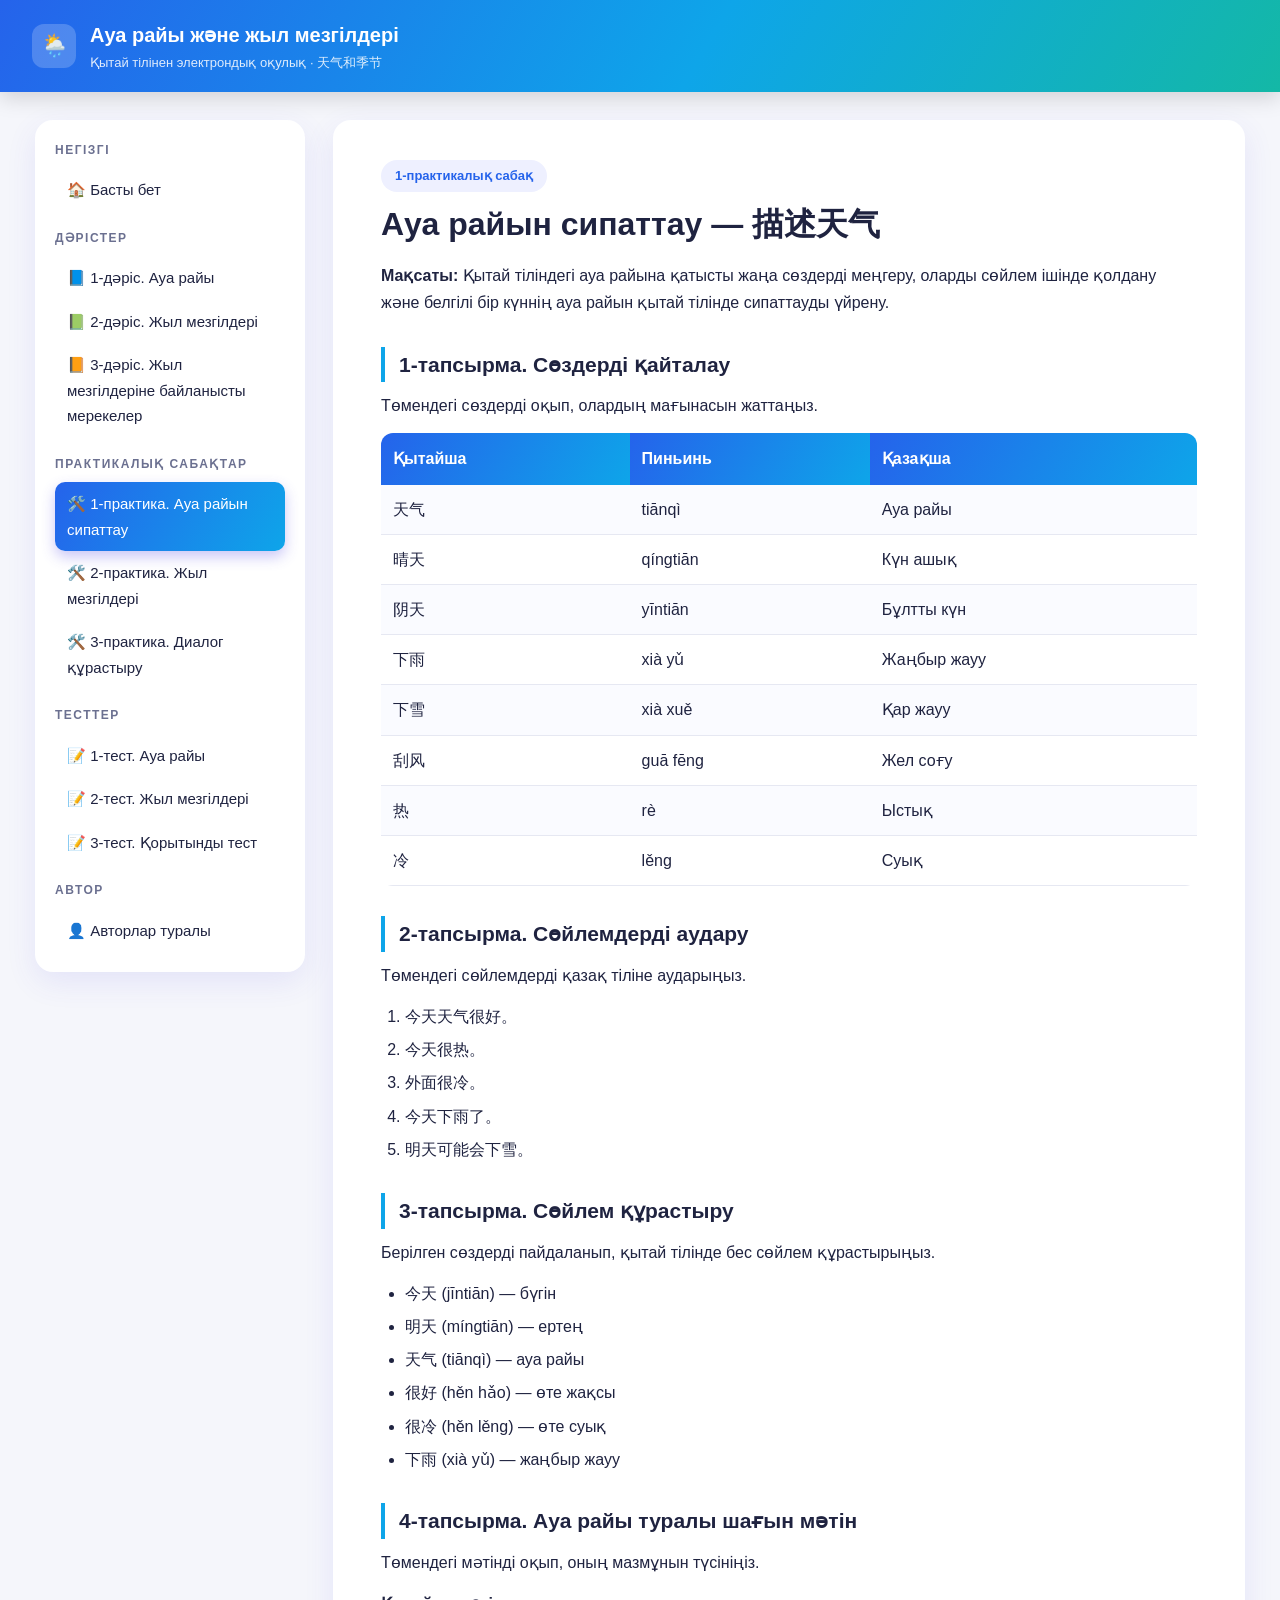
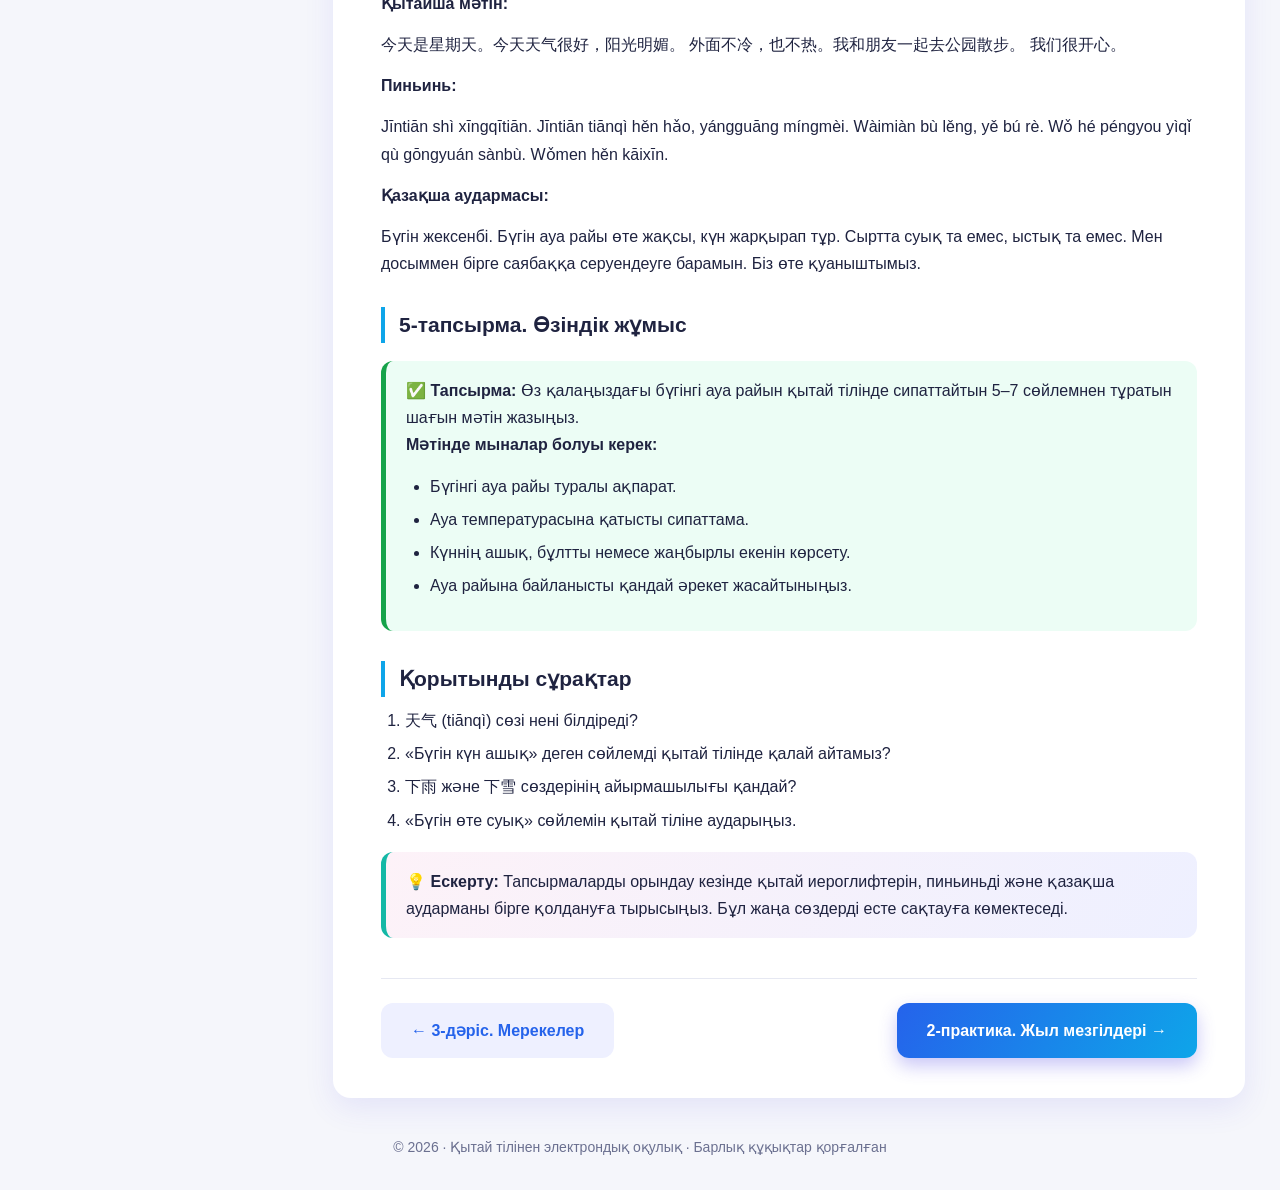
<file: praktika1.html>
<!DOCTYPE html>
<html lang="kk">
<head>
<meta charset="UTF-8">
<meta name="viewport" content="width=device-width, initial-scale=1.0">
<title>1-практика. Ауа райын сипаттау | Қытай тілі</title>
<link rel="stylesheet" href="style.css">
</head>
<body>

<header class="topbar">
  <div class="logo">🌦️</div>
  <div>
    <h1>Ауа райы және жыл мезгілдері</h1>
    <small>Қытай тілінен электрондық оқулық · 天气和季节</small>
  </div>
</header>

<div class="layout">

<nav class="sidebar">

  <h3>Негізгі</h3>
  <a href="index.html">🏠 Басты бет</a>

  <h3>Дәрістер</h3>
  <a href="daris1.html">📘 1-дәріс. Ауа райы</a>
  <a href="daris2.html">📗 2-дәріс. Жыл мезгілдері</a>
  <a href="daris3.html">📙 3-дәріс. Жыл мезгілдеріне байланысты мерекелер</a>

  <h3>Практикалық сабақтар</h3>
  <a href="praktika1.html" class="active">🛠️ 1-практика. Ауа райын сипаттау</a>
  <a href="praktika2.html">🛠️ 2-практика. Жыл мезгілдері</a>
  <a href="praktika3.html">🛠️ 3-практика. Диалог құрастыру</a>

  <h3>Тесттер</h3>
  <a href="test1.html">📝 1-тест. Ауа райы</a>
  <a href="test2.html">📝 2-тест. Жыл мезгілдері</a>
  <a href="test3.html">📝 3-тест. Қорытынды тест</a>

  <h3>Автор</h3>
  <a href="avtor.html">👤 Авторлар туралы</a>

</nav>

<main class="content">

<span class="badge">1-практикалық сабақ</span>

<h2>Ауа райын сипаттау — 描述天气</h2>

<p>
<b>Мақсаты:</b> Қытай тіліндегі ауа райына қатысты жаңа сөздерді
меңгеру, оларды сөйлем ішінде қолдану және белгілі бір
күннің ауа райын қытай тілінде сипаттауды үйрену.
</p>

<h3>1-тапсырма. Сөздерді қайталау</h3>

<p>Төмендегі сөздерді оқып, олардың мағынасын жаттаңыз.</p>

<table>
<tr>
<th>Қытайша</th>
<th>Пиньинь</th>
<th>Қазақша</th>
</tr>
<tr>
<td>天气</td>
<td>tiānqì</td>
<td>Ауа райы</td>
</tr>
<tr>
<td>晴天</td>
<td>qíngtiān</td>
<td>Күн ашық</td>
</tr>
<tr>
<td>阴天</td>
<td>yīntiān</td>
<td>Бұлтты күн</td>
</tr>
<tr>
<td>下雨</td>
<td>xià yǔ</td>
<td>Жаңбыр жауу</td>
</tr>
<tr>
<td>下雪</td>
<td>xià xuě</td>
<td>Қар жауу</td>
</tr>
<tr>
<td>刮风</td>
<td>guā fēng</td>
<td>Жел соғу</td>
</tr>
<tr>
<td>热</td>
<td>rè</td>
<td>Ыстық</td>
</tr>
<tr>
<td>冷</td>
<td>lěng</td>
<td>Суық</td>
</tr>
</table>

<h3>2-тапсырма. Сөйлемдерді аудару</h3>

<p>Төмендегі сөйлемдерді қазақ тіліне аударыңыз.</p>

<ol>
<li>今天天气很好。</li>
<li>今天很热。</li>
<li>外面很冷。</li>
<li>今天下雨了。</li>
<li>明天可能会下雪。</li>
</ol>

<h3>3-тапсырма. Сөйлем құрастыру</h3>

<p>
Берілген сөздерді пайдаланып, қытай тілінде бес сөйлем
құрастырыңыз.
</p>

<ul>
<li>今天 (jīntiān) — бүгін</li>
<li>明天 (míngtiān) — ертең</li>
<li>天气 (tiānqì) — ауа райы</li>
<li>很好 (hěn hǎo) — өте жақсы</li>
<li>很冷 (hěn lěng) — өте суық</li>
<li>下雨 (xià yǔ) — жаңбыр жауу</li>
</ul>

<h3>4-тапсырма. Ауа райы туралы шағын мәтін</h3>

<p>
Төмендегі мәтінді оқып, оның мазмұнын түсініңіз.
</p>

<p><b>Қытайша мәтін:</b></p>

<p>
今天是星期天。今天天气很好，阳光明媚。
外面不冷，也不热。我和朋友一起去公园散步。
我们很开心。
</p>

<p><b>Пиньинь:</b></p>

<p>
Jīntiān shì xīngqītiān. Jīntiān tiānqì hěn hǎo,
yángguāng míngmèi. Wàimiàn bù lěng, yě bú rè.
Wǒ hé péngyou yìqǐ qù gōngyuán sànbù.
Wǒmen hěn kāixīn.
</p>

<p><b>Қазақша аудармасы:</b></p>

<p>
Бүгін жексенбі. Бүгін ауа райы өте жақсы, күн жарқырап тұр.
Сыртта суық та емес, ыстық та емес.
Мен досыммен бірге саябаққа серуендеуге барамын.
Біз өте қуаныштымыз.
</p>

<h3>5-тапсырма. Өзіндік жұмыс</h3>

<div class="task">
  ✅ <b>Тапсырма:</b> Өз қалаңыздағы бүгінгі ауа райын
  қытай тілінде сипаттайтын 5–7 сөйлемнен тұратын шағын мәтін жазыңыз.

  <p><b>Мәтінде мыналар болуы керек:</b></p>
  <ul>
    <li>Бүгінгі ауа райы туралы ақпарат.</li>
    <li>Ауа температурасына қатысты сипаттама.</li>
    <li>Күннің ашық, бұлтты немесе жаңбырлы екенін көрсету.</li>
    <li>Ауа райына байланысты қандай әрекет жасайтыныңыз.</li>
  </ul>
</div>

<h3>Қорытынды сұрақтар</h3>

<ol>
<li>天气 (tiānqì) сөзі нені білдіреді?</li>
<li>«Бүгін күн ашық» деген сөйлемді қытай тілінде қалай айтамыз?</li>
<li>下雨 және 下雪 сөздерінің айырмашылығы қандай?</li>
<li>«Бүгін өте суық» сөйлемін қытай тіліне аударыңыз.</li>
</ol>

<div class="note">
💡 <b>Ескерту:</b> Тапсырмаларды орындау кезінде
қытай иероглифтерін, пиньиньді және қазақша аударманы
бірге қолдануға тырысыңыз. Бұл жаңа сөздерді есте сақтауға көмектеседі.
</div>

<div class="pager">
<a class="btn light" href="daris3.html">← 3-дәріс. Мерекелер</a>
<a class="btn" href="praktika2.html">2-практика. Жыл мезгілдері →</a>
</div>

</main>
</div>

<footer>© 2026 · Қытай тілінен электрондық оқулық · Барлық құқықтар қорғалған</footer>

</body>
</html>
</file>
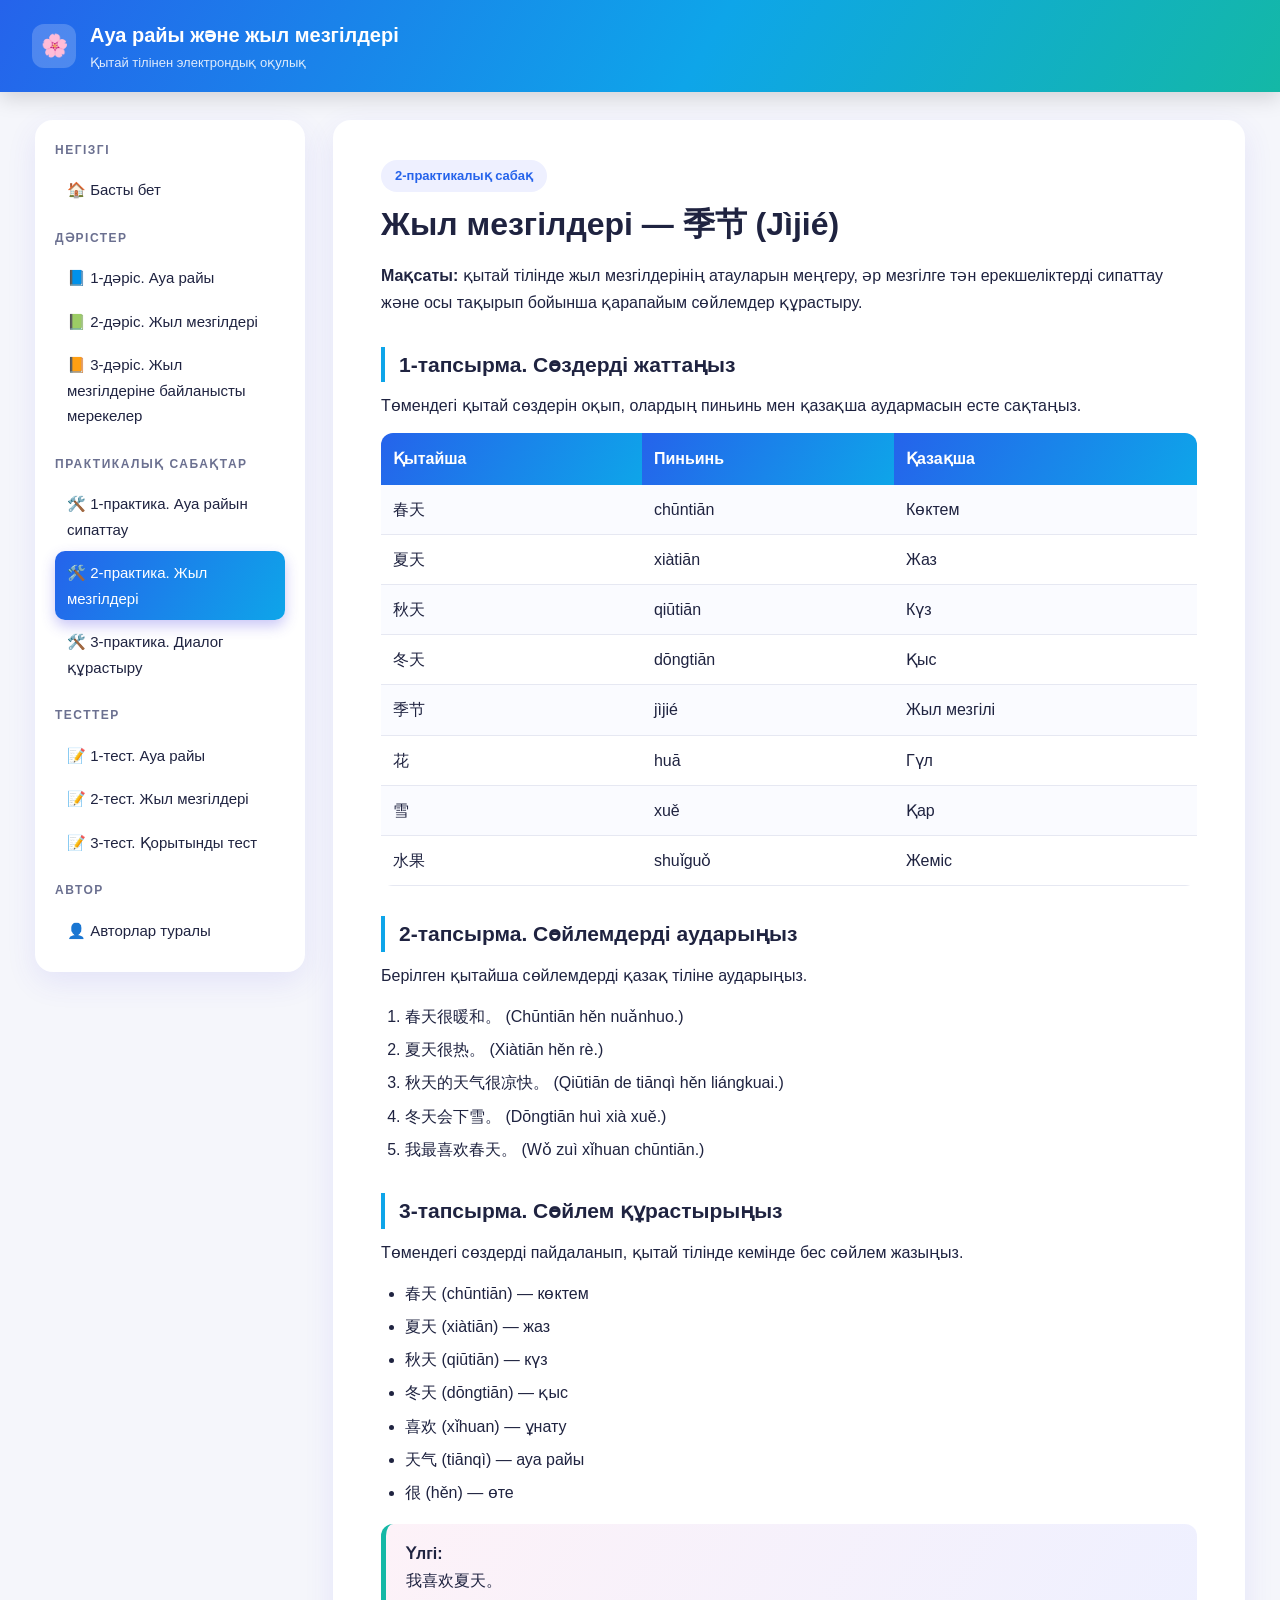
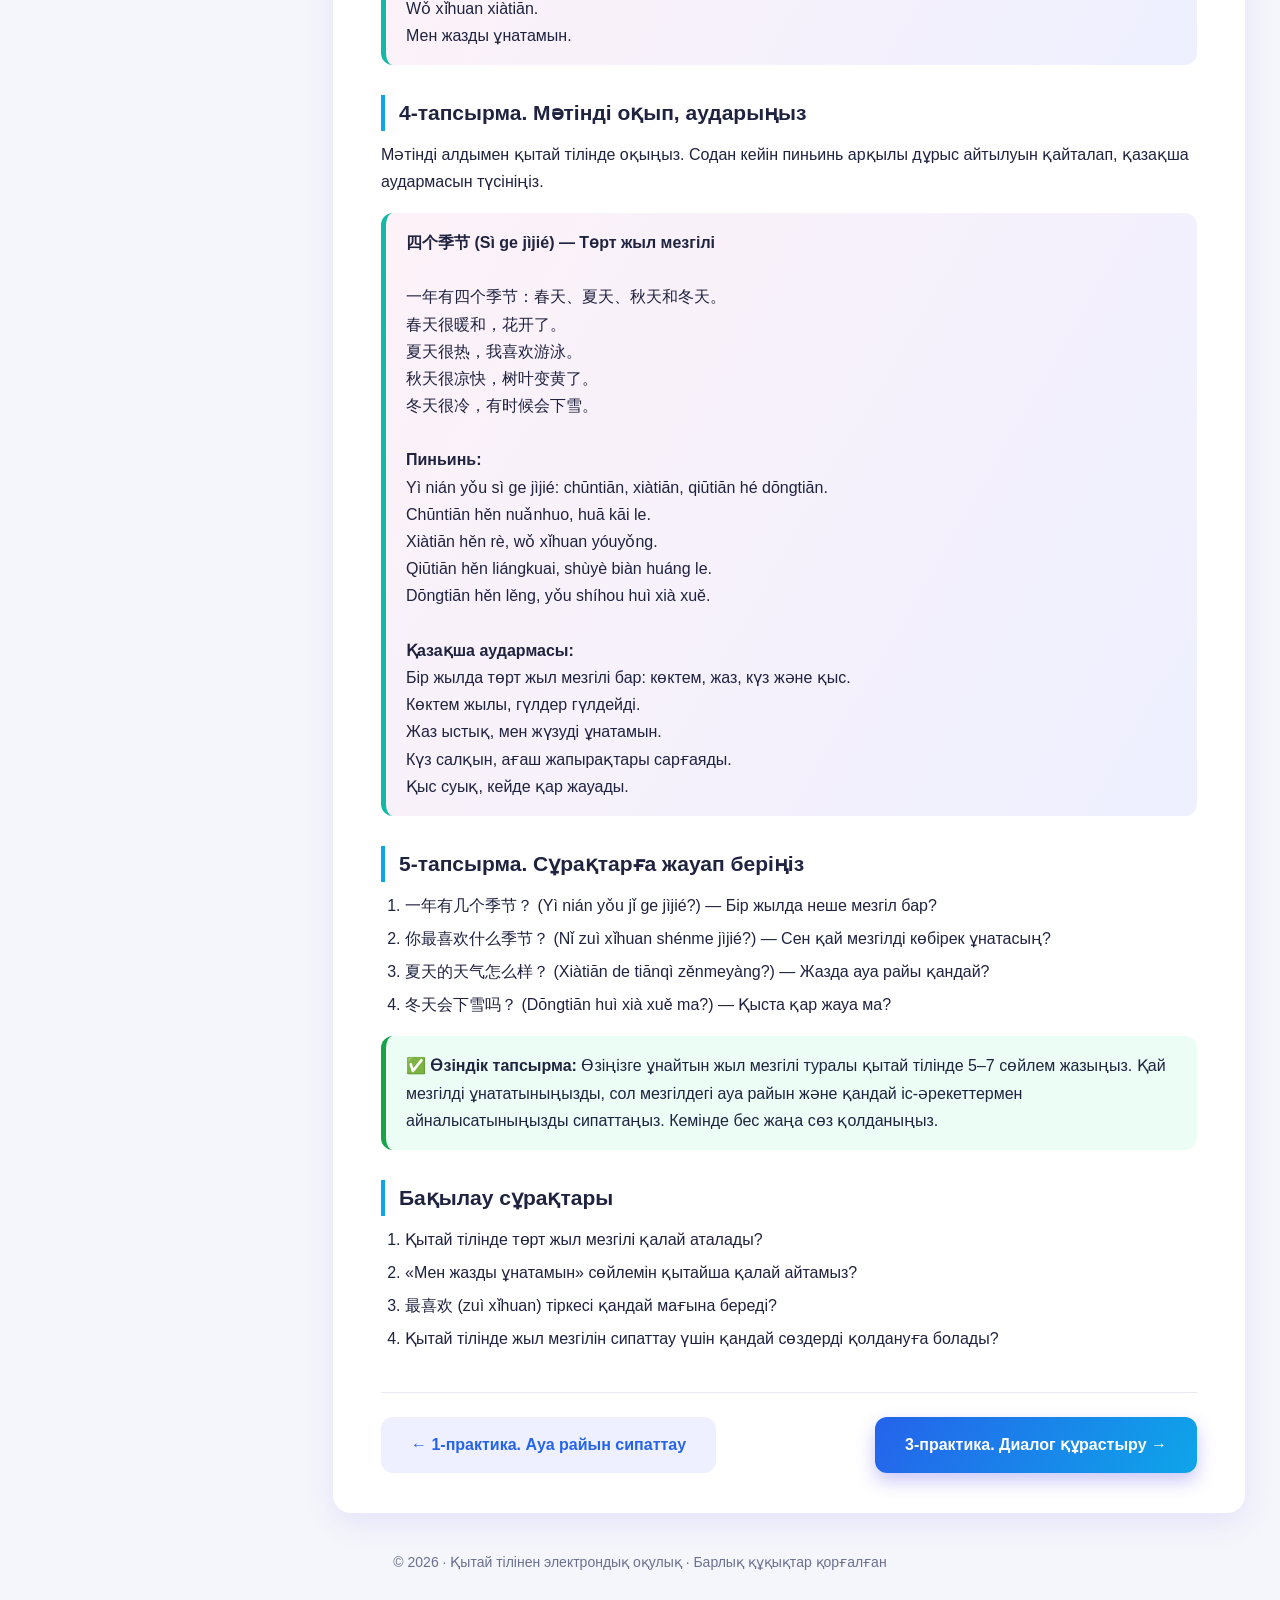
<file: praktika2.html>
<!DOCTYPE html>
<html lang="kk">
<head>
<meta charset="UTF-8">
<meta name="viewport" content="width=device-width, initial-scale=1.0">
<title>2-практика. Жыл мезгілдері | Қытай тілінен электрондық оқулық</title>
<link rel="stylesheet" href="style.css">
</head>
<body>

<header class="topbar">
  <div class="logo">🌸</div>
  <div>
    <h1>Ауа райы және жыл мезгілдері</h1>
    <small>Қытай тілінен электрондық оқулық</small>
  </div>
</header>

<div class="layout">
  <nav class="sidebar">
    <h3>Негізгі</h3>
    <a href="index.html">🏠 Басты бет</a>
    <h3>Дәрістер</h3>
    <a href="daris1.html">📘 1-дәріс. Ауа райы</a>
    <a href="daris2.html">📗 2-дәріс. Жыл мезгілдері</a>
    <a href="daris3.html">📙 3-дәріс. Жыл мезгілдеріне байланысты мерекелер</a>
    <h3>Практикалық сабақтар</h3>
    <a href="praktika1.html">🛠️ 1-практика. Ауа райын сипаттау</a>
    <a href="praktika2.html" class="active">🛠️ 2-практика. Жыл мезгілдері</a>
    <a href="praktika3.html">🛠️ 3-практика. Диалог құрастыру</a>
    <h3>Тесттер</h3>
    <a href="test1.html">📝 1-тест. Ауа райы</a>
    <a href="test2.html">📝 2-тест. Жыл мезгілдері</a>
    <a href="test3.html">📝 3-тест. Қорытынды тест</a>
    <h3>Автор</h3>
    <a href="avtor.html">👤 Авторлар туралы</a>
  </nav>

  <main class="content">
    <span class="badge">2-практикалық сабақ</span>
    <h2>Жыл мезгілдері — 季节 (Jìjié)</h2>

    <p><b>Мақсаты:</b> қытай тілінде жыл мезгілдерінің атауларын меңгеру, әр мезгілге тән ерекшеліктерді сипаттау және осы тақырып бойынша қарапайым сөйлемдер құрастыру.</p>

    <h3>1-тапсырма. Сөздерді жаттаңыз</h3>
    <p>Төмендегі қытай сөздерін оқып, олардың пиньинь мен қазақша аудармасын есте сақтаңыз.</p>

    <table>
      <tr>
        <th>Қытайша</th>
        <th>Пиньинь</th>
        <th>Қазақша</th>
      </tr>
      <tr>
        <td>春天</td>
        <td>chūntiān</td>
        <td>Көктем</td>
      </tr>
      <tr>
        <td>夏天</td>
        <td>xiàtiān</td>
        <td>Жаз</td>
      </tr>
      <tr>
        <td>秋天</td>
        <td>qiūtiān</td>
        <td>Күз</td>
      </tr>
      <tr>
        <td>冬天</td>
        <td>dōngtiān</td>
        <td>Қыс</td>
      </tr>
      <tr>
        <td>季节</td>
        <td>jìjié</td>
        <td>Жыл мезгілі</td>
      </tr>
      <tr>
        <td>花</td>
        <td>huā</td>
        <td>Гүл</td>
      </tr>
      <tr>
        <td>雪</td>
        <td>xuě</td>
        <td>Қар</td>
      </tr>
      <tr>
        <td>水果</td>
        <td>shuǐguǒ</td>
        <td>Жеміс</td>
      </tr>
    </table>

    <h3>2-тапсырма. Сөйлемдерді аударыңыз</h3>
    <p>Берілген қытайша сөйлемдерді қазақ тіліне аударыңыз.</p>

    <ol>
      <li>春天很暖和。 (Chūntiān hěn nuǎnhuo.)</li>
      <li>夏天很热。 (Xiàtiān hěn rè.)</li>
      <li>秋天的天气很凉快。 (Qiūtiān de tiānqì hěn liángkuai.)</li>
      <li>冬天会下雪。 (Dōngtiān huì xià xuě.)</li>
      <li>我最喜欢春天。 (Wǒ zuì xǐhuan chūntiān.)</li>
    </ol>

    <h3>3-тапсырма. Сөйлем құрастырыңыз</h3>
    <p>Төмендегі сөздерді пайдаланып, қытай тілінде кемінде бес сөйлем жазыңыз.</p>

    <ul>
      <li>春天 (chūntiān) — көктем</li>
      <li>夏天 (xiàtiān) — жаз</li>
      <li>秋天 (qiūtiān) — күз</li>
      <li>冬天 (dōngtiān) — қыс</li>
      <li>喜欢 (xǐhuan) — ұнату</li>
      <li>天气 (tiānqì) — ауа райы</li>
      <li>很 (hěn) — өте</li>
    </ul>

    <div class="note">
      <b>Үлгі:</b><br>
      我喜欢夏天。<br>
      Wǒ xǐhuan xiàtiān.<br>
      Мен жазды ұнатамын.
    </div>

    <h3>4-тапсырма. Мәтінді оқып, аударыңыз</h3>
    <p>Мәтінді алдымен қытай тілінде оқыңыз. Содан кейін пиньинь арқылы дұрыс айтылуын қайталап, қазақша аудармасын түсініңіз.</p>

    <div class="note">
      <b>四个季节 (Sì ge jìjié) — Төрт жыл мезгілі</b><br><br>

      一年有四个季节：春天、夏天、秋天和冬天。<br>
      春天很暖和，花开了。<br>
      夏天很热，我喜欢游泳。<br>
      秋天很凉快，树叶变黄了。<br>
      冬天很冷，有时候会下雪。<br><br>

      <b>Пиньинь:</b><br>
      Yì nián yǒu sì ge jìjié: chūntiān, xiàtiān, qiūtiān hé dōngtiān.<br>
      Chūntiān hěn nuǎnhuo, huā kāi le.<br>
      Xiàtiān hěn rè, wǒ xǐhuan yóuyǒng.<br>
      Qiūtiān hěn liángkuai, shùyè biàn huáng le.<br>
      Dōngtiān hěn lěng, yǒu shíhou huì xià xuě.<br><br>

      <b>Қазақша аудармасы:</b><br>
      Бір жылда төрт жыл мезгілі бар: көктем, жаз, күз және қыс.<br>
      Көктем жылы, гүлдер гүлдейді.<br>
      Жаз ыстық, мен жүзуді ұнатамын.<br>
      Күз салқын, ағаш жапырақтары сарғаяды.<br>
      Қыс суық, кейде қар жауады.
    </div>

    <h3>5-тапсырма. Сұрақтарға жауап беріңіз</h3>
    <ol>
      <li>一年有几个季节？ (Yì nián yǒu jǐ ge jìjié?) — Бір жылда неше мезгіл бар?</li>
      <li>你最喜欢什么季节？ (Nǐ zuì xǐhuan shénme jìjié?) — Сен қай мезгілді көбірек ұнатасың?</li>
      <li>夏天的天气怎么样？ (Xiàtiān de tiānqì zěnmeyàng?) — Жазда ауа райы қандай?</li>
      <li>冬天会下雪吗？ (Dōngtiān huì xià xuě ma?) — Қыста қар жауа ма?</li>
    </ol>

    <div class="task">
      ✅ <b>Өзіндік тапсырма:</b> Өзіңізге ұнайтын жыл мезгілі туралы қытай тілінде 5–7 сөйлем жазыңыз. Қай мезгілді ұнататыныңызды, сол мезгілдегі ауа райын және қандай іс-әрекеттермен айналысатыныңызды сипаттаңыз. Кемінде бес жаңа сөз қолданыңыз.
    </div>

    <h3>Бақылау сұрақтары</h3>
    <ol>
      <li>Қытай тілінде төрт жыл мезгілі қалай аталады?</li>
      <li>«Мен жазды ұнатамын» сөйлемін қытайша қалай айтамыз?</li>
      <li>最喜欢 (zuì xǐhuan) тіркесі қандай мағына береді?</li>
      <li>Қытай тілінде жыл мезгілін сипаттау үшін қандай сөздерді қолдануға болады?</li>
    </ol>

    <div class="pager">
      <a class="btn light" href="praktika1.html">← 1-практика. Ауа райын сипаттау</a>
      <a class="btn" href="praktika3.html">3-практика. Диалог құрастыру →</a>
    </div>
  </main>
</div>

<footer>© 2026 · Қытай тілінен электрондық оқулық · Барлық құқықтар қорғалған</footer>

</body>
</html>
</file>
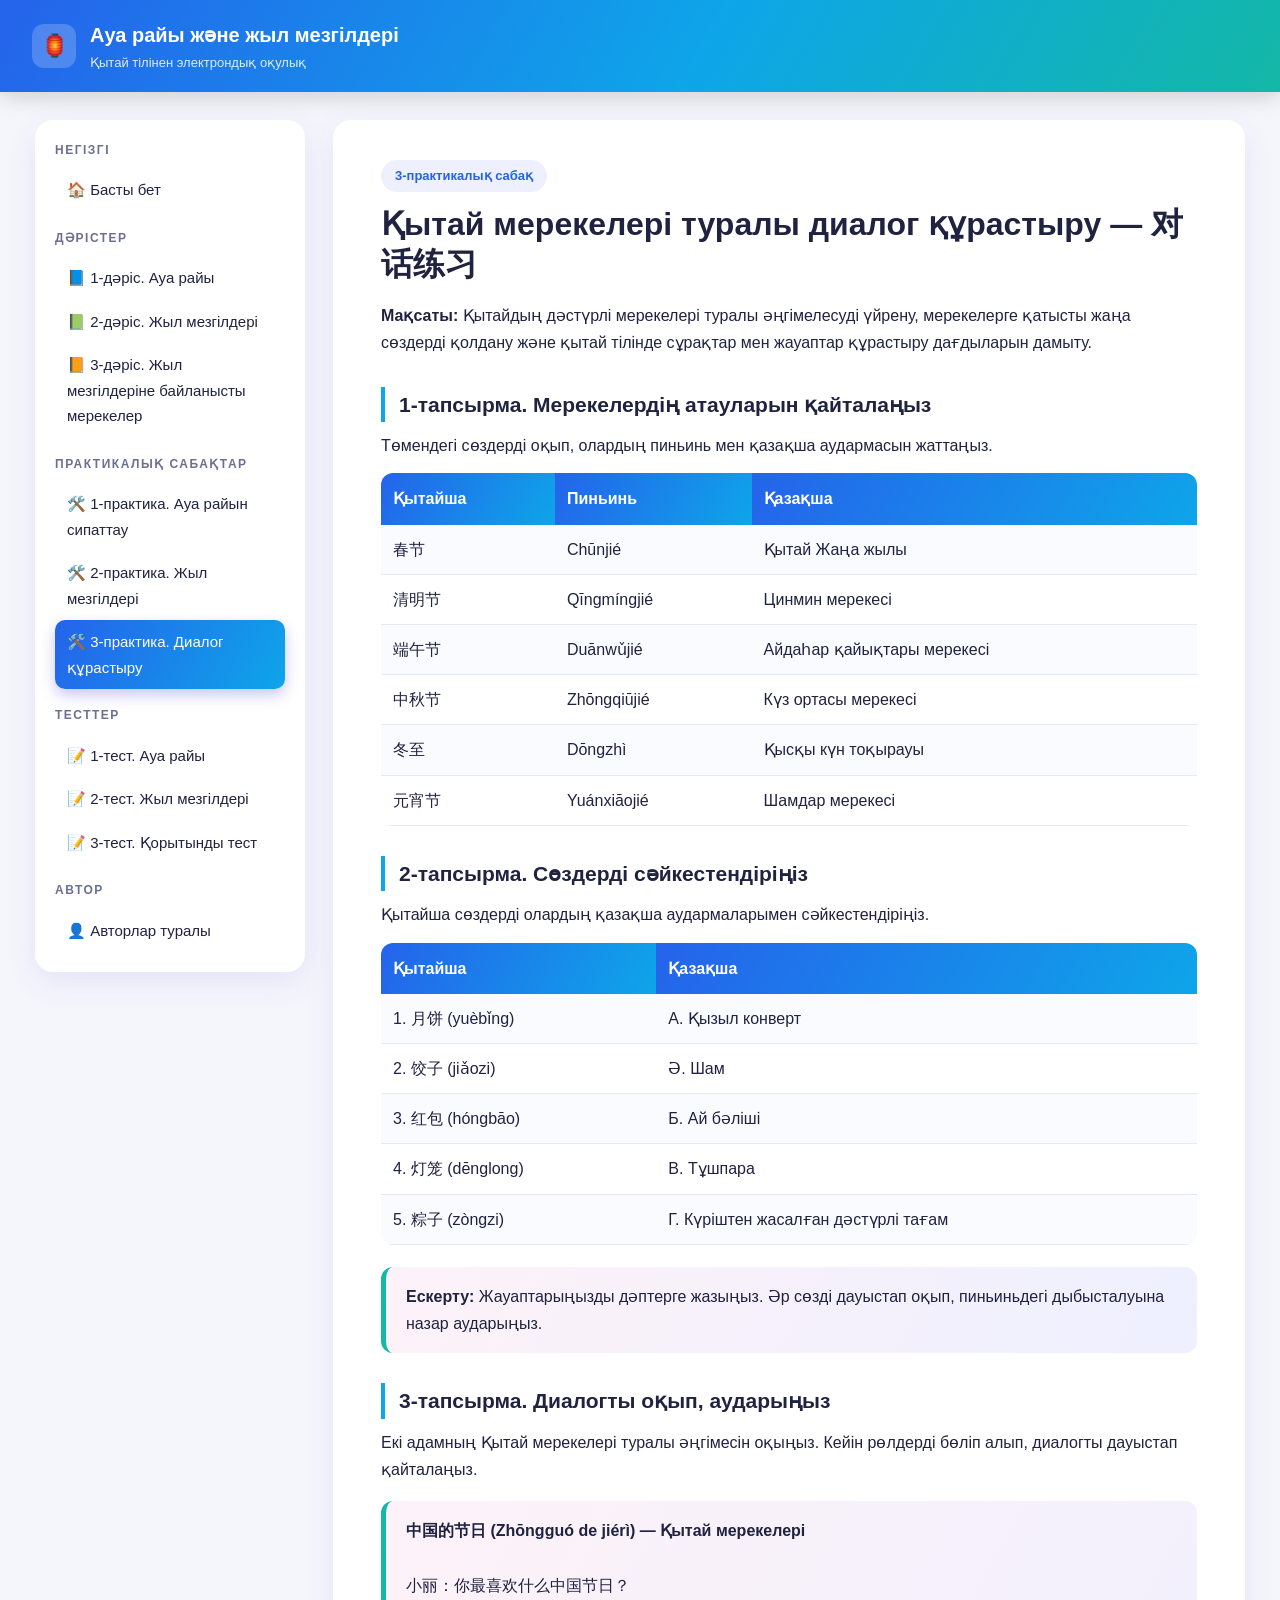
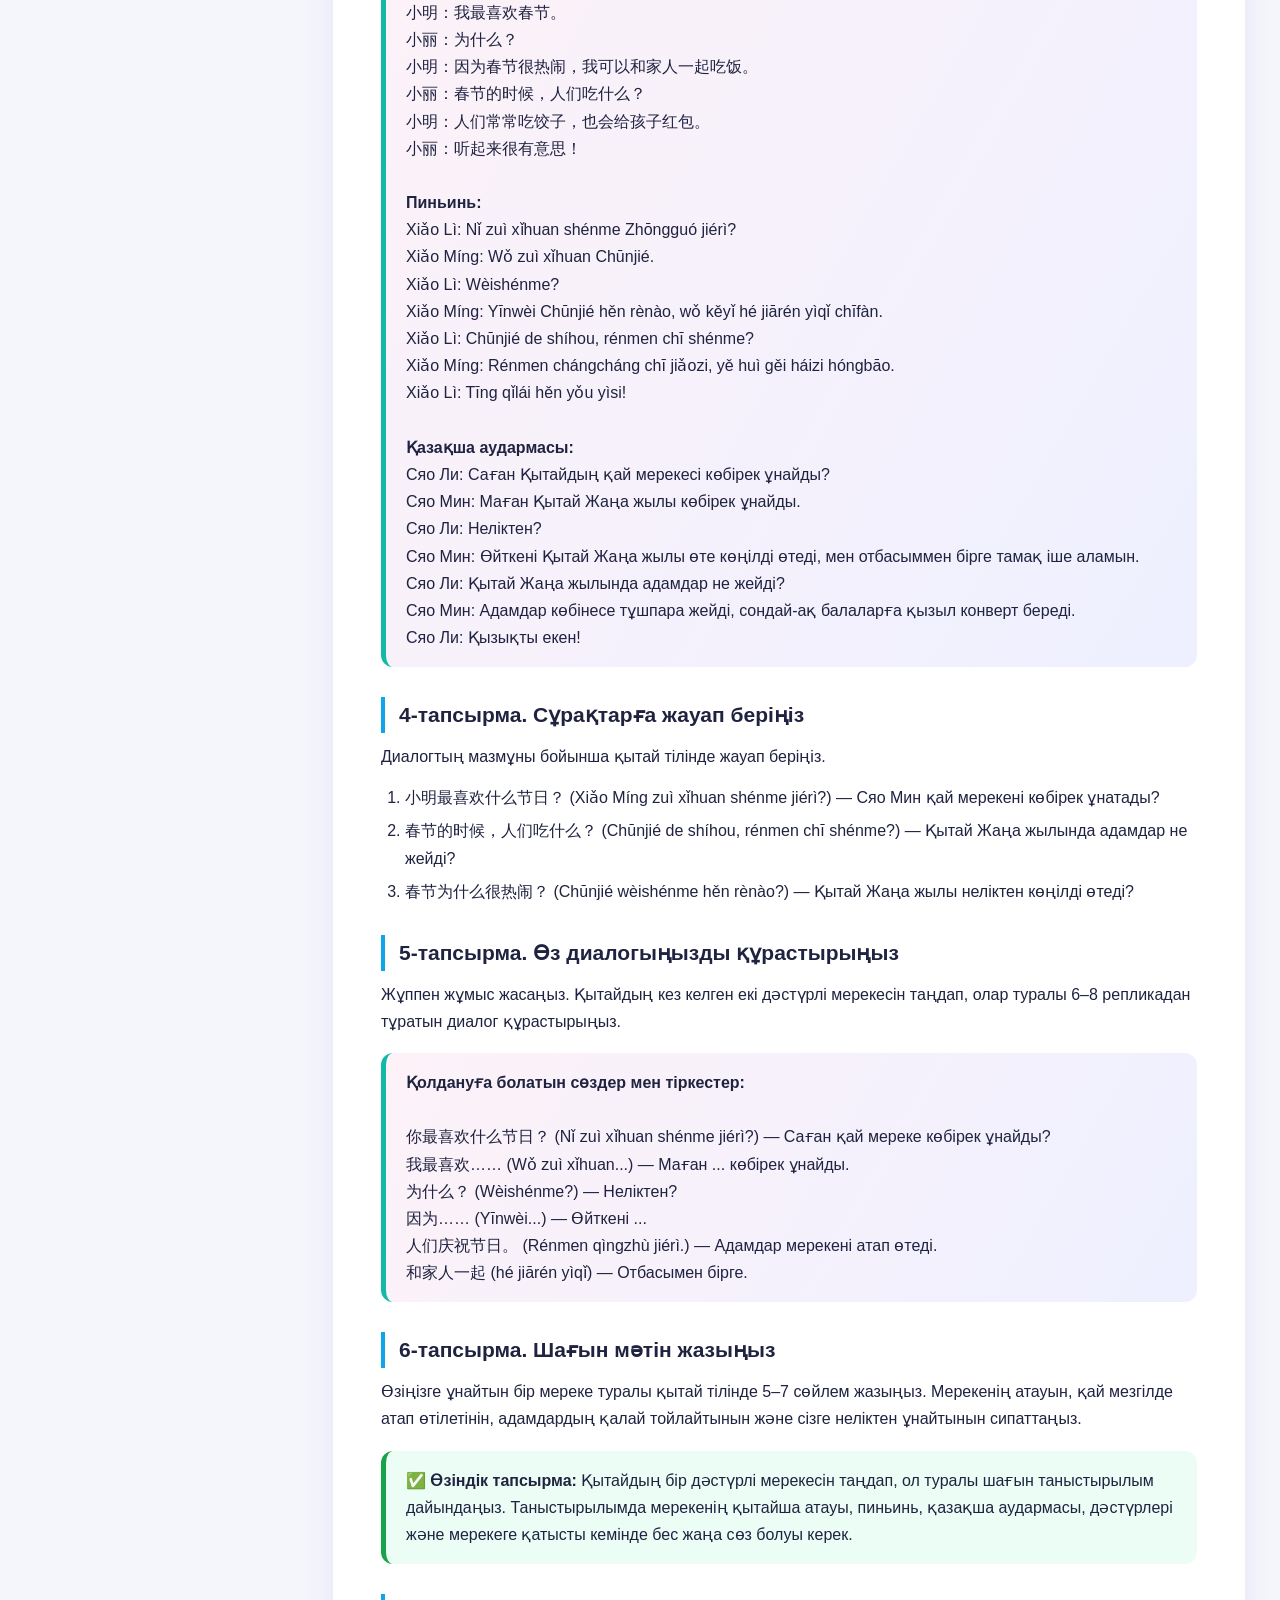
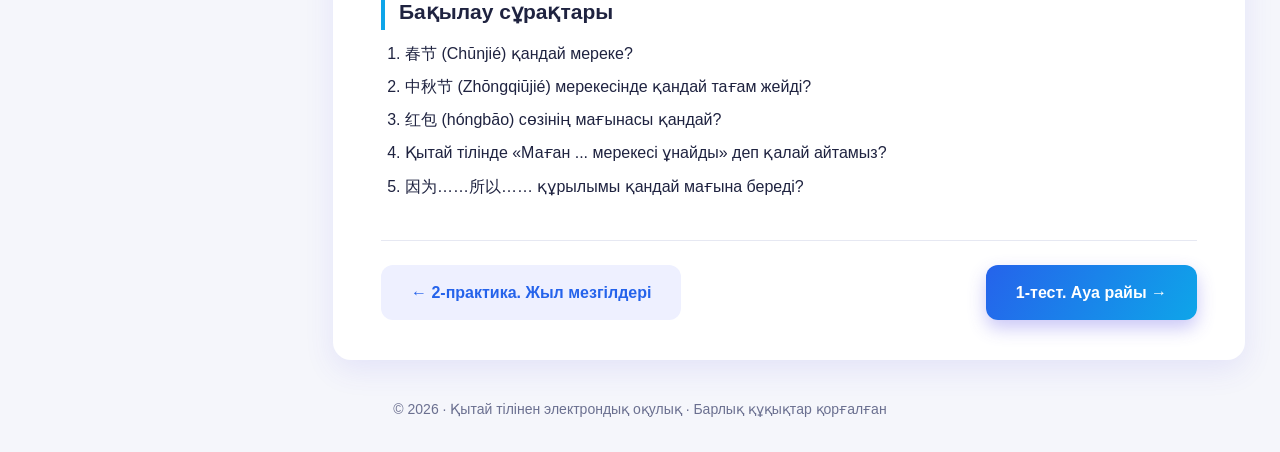
<file: praktika3.html>
<!DOCTYPE html>
<html lang="kk">
<head>
<meta charset="UTF-8">
<meta name="viewport" content="width=device-width, initial-scale=1.0">
<title>3-практика. Қытай мерекелері туралы диалог | Қытай тілінен электрондық оқулық</title>
<link rel="stylesheet" href="style.css">
</head>
<body>

<header class="topbar">
  <div class="logo">🏮</div>
  <div>
    <h1>Ауа райы және жыл мезгілдері</h1>
    <small>Қытай тілінен электрондық оқулық</small>
  </div>
</header>

<div class="layout">
  <nav class="sidebar">
    <h3>Негізгі</h3>
    <a href="index.html">🏠 Басты бет</a>
    <h3>Дәрістер</h3>
    <a href="daris1.html">📘 1-дәріс. Ауа райы</a>
    <a href="daris2.html">📗 2-дәріс. Жыл мезгілдері</a>
    <a href="daris3.html">📙 3-дәріс. Жыл мезгілдеріне байланысты мерекелер</a>
    <h3>Практикалық сабақтар</h3>
    <a href="praktika1.html">🛠️ 1-практика. Ауа райын сипаттау</a>
    <a href="praktika2.html">🛠️ 2-практика. Жыл мезгілдері</a>
    <a href="praktika3.html" class="active">🛠️ 3-практика. Диалог құрастыру</a>
    <h3>Тесттер</h3>
    <a href="test1.html">📝 1-тест. Ауа райы</a>
    <a href="test2.html">📝 2-тест. Жыл мезгілдері</a>
    <a href="test3.html">📝 3-тест. Қорытынды тест</a>
    <h3>Автор</h3>
    <a href="avtor.html">👤 Авторлар туралы</a>
  </nav>

  <main class="content">
    <span class="badge">3-практикалық сабақ</span>
    <h2>Қытай мерекелері туралы диалог құрастыру — 对话练习</h2>

    <p><b>Мақсаты:</b> Қытайдың дәстүрлі мерекелері туралы әңгімелесуді үйрену, мерекелерге қатысты жаңа сөздерді қолдану және қытай тілінде сұрақтар мен жауаптар құрастыру дағдыларын дамыту.</p>

    <h3>1-тапсырма. Мерекелердің атауларын қайталаңыз</h3>
    <p>Төмендегі сөздерді оқып, олардың пиньинь мен қазақша аудармасын жаттаңыз.</p>

    <table>
      <tr>
        <th>Қытайша</th>
        <th>Пиньинь</th>
        <th>Қазақша</th>
      </tr>
      <tr>
        <td>春节</td>
        <td>Chūnjié</td>
        <td>Қытай Жаңа жылы</td>
      </tr>
      <tr>
        <td>清明节</td>
        <td>Qīngmíngjié</td>
        <td>Цинмин мерекесі</td>
      </tr>
      <tr>
        <td>端午节</td>
        <td>Duānwǔjié</td>
        <td>Айдаһар қайықтары мерекесі</td>
      </tr>
      <tr>
        <td>中秋节</td>
        <td>Zhōngqiūjié</td>
        <td>Күз ортасы мерекесі</td>
      </tr>
      <tr>
        <td>冬至</td>
        <td>Dōngzhì</td>
        <td>Қысқы күн тоқырауы</td>
      </tr>
      <tr>
        <td>元宵节</td>
        <td>Yuánxiāojié</td>
        <td>Шамдар мерекесі</td>
      </tr>
    </table>

    <h3>2-тапсырма. Сөздерді сәйкестендіріңіз</h3>
    <p>Қытайша сөздерді олардың қазақша аудармаларымен сәйкестендіріңіз.</p>

    <table>
      <tr>
        <th>Қытайша</th>
        <th>Қазақша</th>
      </tr>
      <tr>
        <td>1. 月饼 (yuèbǐng)</td>
        <td>А. Қызыл конверт</td>
      </tr>
      <tr>
        <td>2. 饺子 (jiǎozi)</td>
        <td>Ә. Шам</td>
      </tr>
      <tr>
        <td>3. 红包 (hóngbāo)</td>
        <td>Б. Ай бәліші</td>
      </tr>
      <tr>
        <td>4. 灯笼 (dēnglong)</td>
        <td>В. Тұшпара</td>
      </tr>
      <tr>
        <td>5. 粽子 (zòngzi)</td>
        <td>Г. Күріштен жасалған дәстүрлі тағам</td>
      </tr>
    </table>

    <div class="note">
      <b>Ескерту:</b> Жауаптарыңызды дәптерге жазыңыз. Әр сөзді дауыстап оқып, пиньиньдегі дыбысталуына назар аударыңыз.
    </div>

    <h3>3-тапсырма. Диалогты оқып, аударыңыз</h3>
    <p>Екі адамның Қытай мерекелері туралы әңгімесін оқыңыз. Кейін рөлдерді бөліп алып, диалогты дауыстап қайталаңыз.</p>

    <div class="note">
      <b>中国的节日 (Zhōngguó de jiérì) — Қытай мерекелері</b><br><br>

      小丽：你最喜欢什么中国节日？<br>
      小明：我最喜欢春节。<br>
      小丽：为什么？<br>
      小明：因为春节很热闹，我可以和家人一起吃饭。<br>
      小丽：春节的时候，人们吃什么？<br>
      小明：人们常常吃饺子，也会给孩子红包。<br>
      小丽：听起来很有意思！<br><br>

      <b>Пиньинь:</b><br>
      Xiǎo Lì: Nǐ zuì xǐhuan shénme Zhōngguó jiérì?<br>
      Xiǎo Míng: Wǒ zuì xǐhuan Chūnjié.<br>
      Xiǎo Lì: Wèishénme?<br>
      Xiǎo Míng: Yīnwèi Chūnjié hěn rènào, wǒ kěyǐ hé jiārén yìqǐ chīfàn.<br>
      Xiǎo Lì: Chūnjié de shíhou, rénmen chī shénme?<br>
      Xiǎo Míng: Rénmen chángcháng chī jiǎozi, yě huì gěi háizi hóngbāo.<br>
      Xiǎo Lì: Tīng qǐlái hěn yǒu yìsi!<br><br>

      <b>Қазақша аудармасы:</b><br>
      Сяо Ли: Саған Қытайдың қай мерекесі көбірек ұнайды?<br>
      Сяо Мин: Маған Қытай Жаңа жылы көбірек ұнайды.<br>
      Сяо Ли: Неліктен?<br>
      Сяо Мин: Өйткені Қытай Жаңа жылы өте көңілді өтеді, мен отбасыммен бірге тамақ іше аламын.<br>
      Сяо Ли: Қытай Жаңа жылында адамдар не жейді?<br>
      Сяо Мин: Адамдар көбінесе тұшпара жейді, сондай-ақ балаларға қызыл конверт береді.<br>
      Сяо Ли: Қызықты екен!
    </div>

    <h3>4-тапсырма. Сұрақтарға жауап беріңіз</h3>
    <p>Диалогтың мазмұны бойынша қытай тілінде жауап беріңіз.</p>

    <ol>
      <li>小明最喜欢什么节日？ (Xiǎo Míng zuì xǐhuan shénme jiérì?) — Сяо Мин қай мерекені көбірек ұнатады?</li>
      <li>春节的时候，人们吃什么？ (Chūnjié de shíhou, rénmen chī shénme?) — Қытай Жаңа жылында адамдар не жейді?</li>
      <li>春节为什么很热闹？ (Chūnjié wèishénme hěn rènào?) — Қытай Жаңа жылы неліктен көңілді өтеді?</li>
    </ol>

    <h3>5-тапсырма. Өз диалогыңызды құрастырыңыз</h3>
    <p>Жұппен жұмыс жасаңыз. Қытайдың кез келген екі дәстүрлі мерекесін таңдап, олар туралы 6–8 репликадан тұратын диалог құрастырыңыз.</p>

    <div class="note">
      <b>Қолдануға болатын сөздер мен тіркестер:</b><br><br>
      你最喜欢什么节日？ (Nǐ zuì xǐhuan shénme jiérì?) — Саған қай мереке көбірек ұнайды?<br>
      我最喜欢…… (Wǒ zuì xǐhuan...) — Маған ... көбірек ұнайды.<br>
      为什么？ (Wèishénme?) — Неліктен?<br>
      因为…… (Yīnwèi...) — Өйткені ...<br>
      人们庆祝节日。 (Rénmen qìngzhù jiérì.) — Адамдар мерекені атап өтеді.<br>
      和家人一起 (hé jiārén yìqǐ) — Отбасымен бірге.
    </div>

    <h3>6-тапсырма. Шағын мәтін жазыңыз</h3>
    <p>Өзіңізге ұнайтын бір мереке туралы қытай тілінде 5–7 сөйлем жазыңыз. Мерекенің атауын, қай мезгілде атап өтілетінін, адамдардың қалай тойлайтынын және сізге неліктен ұнайтынын сипаттаңыз.</p>

    <div class="task">
      ✅ <b>Өзіндік тапсырма:</b> Қытайдың бір дәстүрлі мерекесін таңдап, ол туралы шағын таныстырылым дайындаңыз. Таныстырылымда мерекенің қытайша атауы, пиньинь, қазақша аудармасы, дәстүрлері және мерекеге қатысты кемінде бес жаңа сөз болуы керек.
    </div>

    <h3>Бақылау сұрақтары</h3>
    <ol>
      <li>春节 (Chūnjié) қандай мереке?</li>
      <li>中秋节 (Zhōngqiūjié) мерекесінде қандай тағам жейді?</li>
      <li>红包 (hóngbāo) сөзінің мағынасы қандай?</li>
      <li>Қытай тілінде «Маған ... мерекесі ұнайды» деп қалай айтамыз?</li>
      <li>因为……所以…… құрылымы қандай мағына береді?</li>
    </ol>

    <div class="pager">
      <a class="btn light" href="praktika2.html">← 2-практика. Жыл мезгілдері</a>
      <a class="btn" href="test1.html">1-тест. Ауа райы →</a>
    </div>
  </main>
</div>

<footer>© 2026 · Қытай тілінен электрондық оқулық · Барлық құқықтар қорғалған</footer>

</body>
</html>
</file>
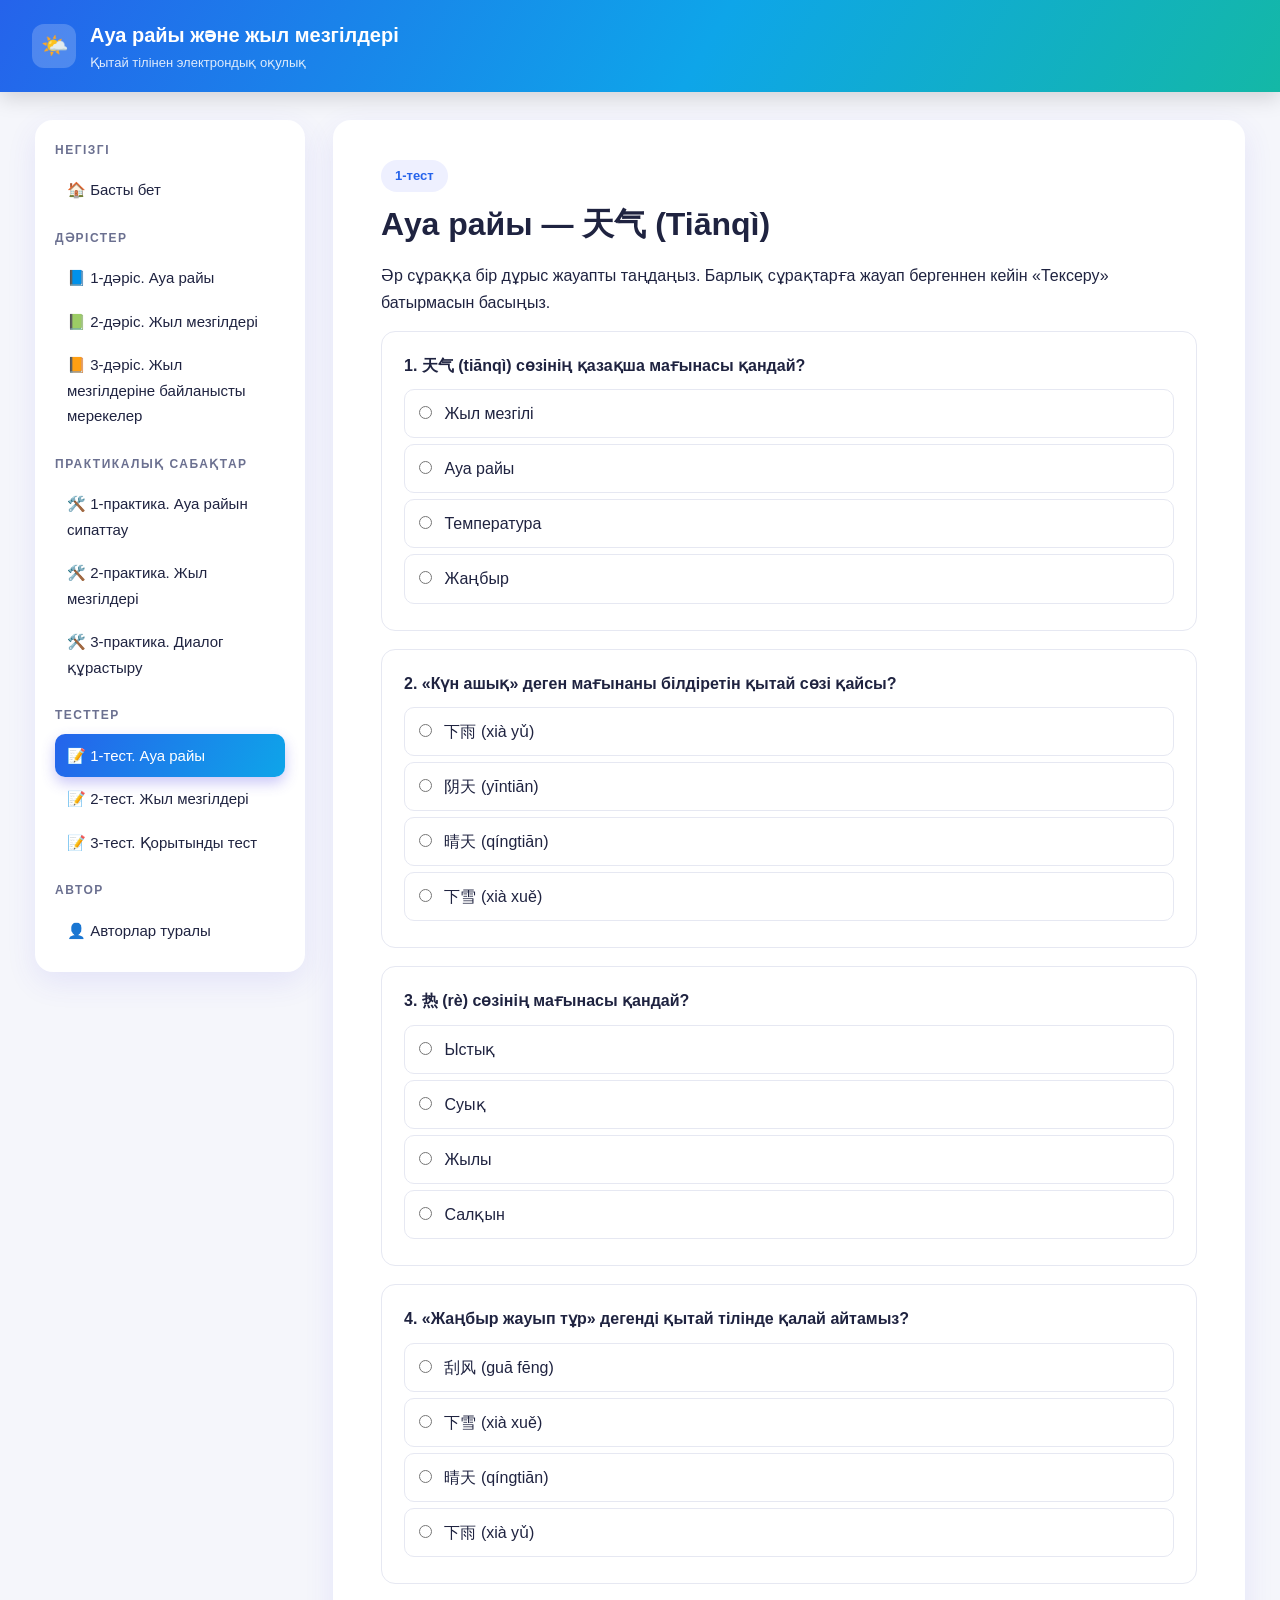
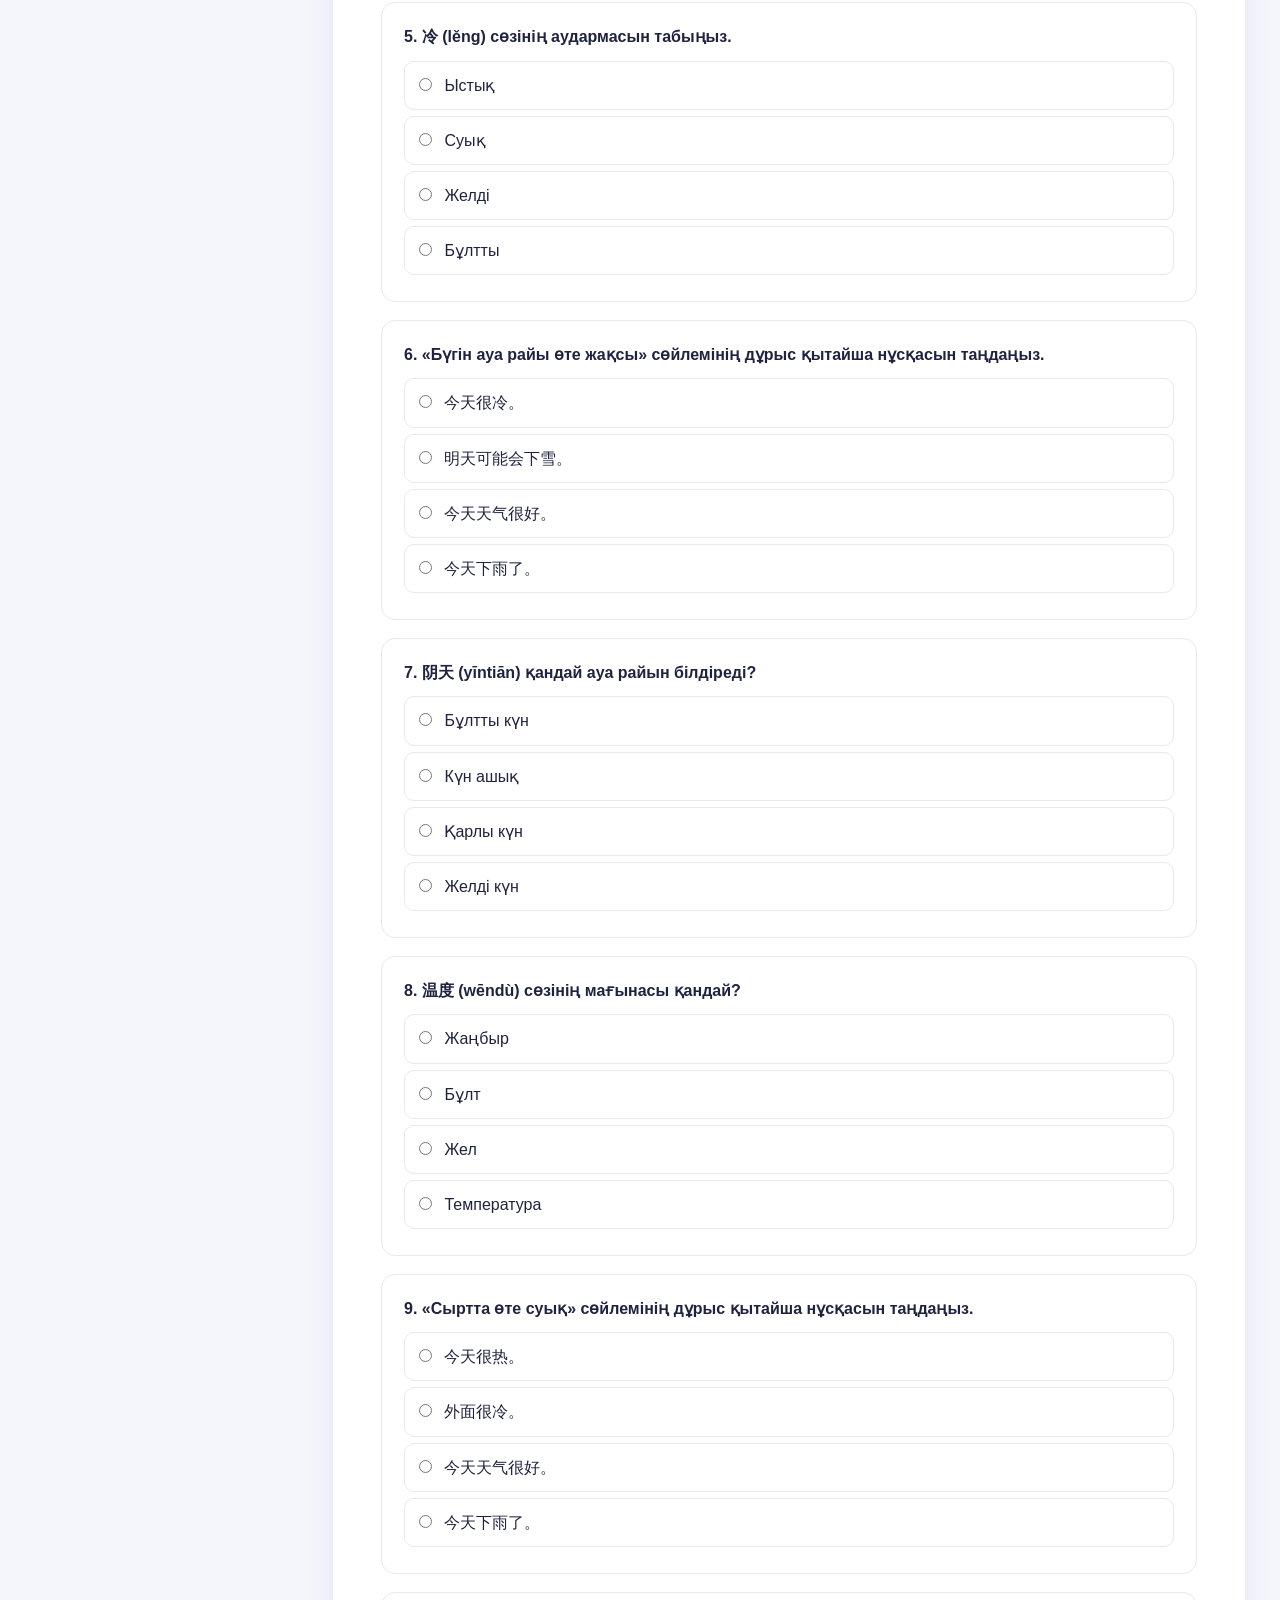
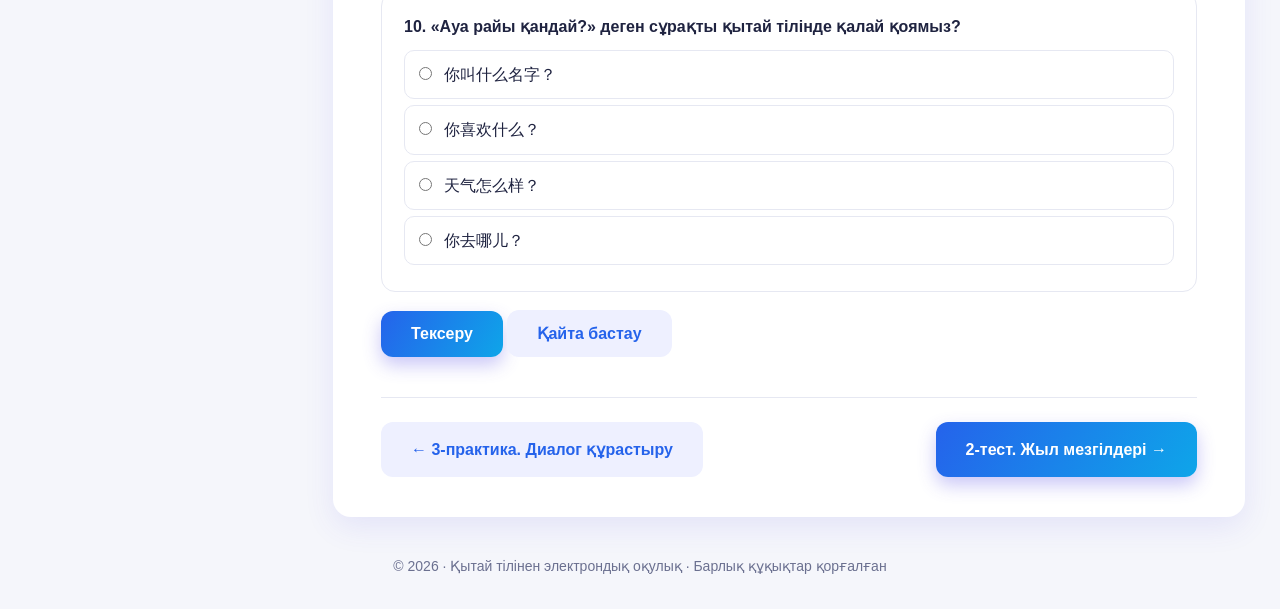
<file: test1.html>
<!DOCTYPE html>
<html lang="kk">
<head>
<meta charset="UTF-8">
<meta name="viewport" content="width=device-width, initial-scale=1.0">
<title>1-тест. Ауа райы | Қытай тілінен электрондық оқулық</title>
<link rel="stylesheet" href="style.css">
</head>
<body>

<header class="topbar">
  <div class="logo">🌤️</div>
  <div>
    <h1>Ауа райы және жыл мезгілдері</h1>
    <small>Қытай тілінен электрондық оқулық</small>
  </div>
</header>

<div class="layout">
  <nav class="sidebar">
    <h3>Негізгі</h3>
    <a href="index.html">🏠 Басты бет</a>
    <h3>Дәрістер</h3>
    <a href="daris1.html">📘 1-дәріс. Ауа райы</a>
    <a href="daris2.html">📗 2-дәріс. Жыл мезгілдері</a>
    <a href="daris3.html">📙 3-дәріс. Жыл мезгілдеріне байланысты мерекелер</a>
    <h3>Практикалық сабақтар</h3>
    <a href="praktika1.html">🛠️ 1-практика. Ауа райын сипаттау</a>
    <a href="praktika2.html">🛠️ 2-практика. Жыл мезгілдері</a>
    <a href="praktika3.html">🛠️ 3-практика. Диалог құрастыру</a>
    <h3>Тесттер</h3>
    <a href="test1.html" class="active">📝 1-тест. Ауа райы</a>
    <a href="test2.html">📝 2-тест. Жыл мезгілдері</a>
    <a href="test3.html">📝 3-тест. Қорытынды тест</a>
    <h3>Автор</h3>
    <a href="avtor.html">👤 Авторлар туралы</a>
  </nav>

  <main class="content">
    <span class="badge">1-тест</span>
    <h2>Ауа райы — 天气 (Tiānqì)</h2>
    <p>Әр сұраққа бір дұрыс жауапты таңдаңыз. Барлық сұрақтарға жауап бергеннен кейін «Тексеру» батырмасын басыңыз.</p>

    <form onsubmit="return false;">

      <div class="q" data-answer="b">
        <p>1. 天气 (tiānqì) сөзінің қазақша мағынасы қандай?</p>
        <label><input type="radio" name="q1" value="a"> Жыл мезгілі</label>
        <label><input type="radio" name="q1" value="b"> Ауа райы</label>
        <label><input type="radio" name="q1" value="c"> Температура</label>
        <label><input type="radio" name="q1" value="d"> Жаңбыр</label>
      </div>

      <div class="q" data-answer="c">
        <p>2. «Күн ашық» деген мағынаны білдіретін қытай сөзі қайсы?</p>
        <label><input type="radio" name="q2" value="a"> 下雨 (xià yǔ)</label>
        <label><input type="radio" name="q2" value="b"> 阴天 (yīntiān)</label>
        <label><input type="radio" name="q2" value="c"> 晴天 (qíngtiān)</label>
        <label><input type="radio" name="q2" value="d"> 下雪 (xià xuě)</label>
      </div>

      <div class="q" data-answer="a">
        <p>3. 热 (rè) сөзінің мағынасы қандай?</p>
        <label><input type="radio" name="q3" value="a"> Ыстық</label>
        <label><input type="radio" name="q3" value="b"> Суық</label>
        <label><input type="radio" name="q3" value="c"> Жылы</label>
        <label><input type="radio" name="q3" value="d"> Салқын</label>
      </div>

      <div class="q" data-answer="d">
        <p>4. «Жаңбыр жауып тұр» дегенді қытай тілінде қалай айтамыз?</p>
        <label><input type="radio" name="q4" value="a"> 刮风 (guā fēng)</label>
        <label><input type="radio" name="q4" value="b"> 下雪 (xià xuě)</label>
        <label><input type="radio" name="q4" value="c"> 晴天 (qíngtiān)</label>
        <label><input type="radio" name="q4" value="d"> 下雨 (xià yǔ)</label>
      </div>

      <div class="q" data-answer="b">
        <p>5. 冷 (lěng) сөзінің аудармасын табыңыз.</p>
        <label><input type="radio" name="q5" value="a"> Ыстық</label>
        <label><input type="radio" name="q5" value="b"> Суық</label>
        <label><input type="radio" name="q5" value="c"> Желді</label>
        <label><input type="radio" name="q5" value="d"> Бұлтты</label>
      </div>

      <div class="q" data-answer="c">
        <p>6. «Бүгін ауа райы өте жақсы» сөйлемінің дұрыс қытайша нұсқасын таңдаңыз.</p>
        <label><input type="radio" name="q6" value="a"> 今天很冷。</label>
        <label><input type="radio" name="q6" value="b"> 明天可能会下雪。</label>
        <label><input type="radio" name="q6" value="c"> 今天天气很好。</label>
        <label><input type="radio" name="q6" value="d"> 今天下雨了。</label>
      </div>

      <div class="q" data-answer="a">
        <p>7. 阴天 (yīntiān) қандай ауа райын білдіреді?</p>
        <label><input type="radio" name="q7" value="a"> Бұлтты күн</label>
        <label><input type="radio" name="q7" value="b"> Күн ашық</label>
        <label><input type="radio" name="q7" value="c"> Қарлы күн</label>
        <label><input type="radio" name="q7" value="d"> Желді күн</label>
      </div>

      <div class="q" data-answer="d">
        <p>8. 温度 (wēndù) сөзінің мағынасы қандай?</p>
        <label><input type="radio" name="q8" value="a"> Жаңбыр</label>
        <label><input type="radio" name="q8" value="b"> Бұлт</label>
        <label><input type="radio" name="q8" value="c"> Жел</label>
        <label><input type="radio" name="q8" value="d"> Температура</label>
      </div>

      <div class="q" data-answer="b">
        <p>9. «Сыртта өте суық» сөйлемінің дұрыс қытайша нұсқасын таңдаңыз.</p>
        <label><input type="radio" name="q9" value="a"> 今天很热。</label>
        <label><input type="radio" name="q9" value="b"> 外面很冷。</label>
        <label><input type="radio" name="q9" value="c"> 今天天气很好。</label>
        <label><input type="radio" name="q9" value="d"> 今天下雨了。</label>
      </div>

      <div class="q" data-answer="c">
        <p>10. «Ауа райы қандай?» деген сұрақты қытай тілінде қалай қоямыз?</p>
        <label><input type="radio" name="q10" value="a"> 你叫什么名字？</label>
        <label><input type="radio" name="q10" value="b"> 你喜欢什么？</label>
        <label><input type="radio" name="q10" value="c"> 天气怎么样？</label>
        <label><input type="radio" name="q10" value="d"> 你去哪儿？</label>
      </div>

      <button class="btn" type="button" onclick="checkTest()">Тексеру</button>
      <button class="btn light" type="button" onclick="resetTest()">Қайта бастау</button>
    </form>

    <div id="result"></div>

    <div class="pager">
      <a class="btn light" href="praktika3.html">← 3-практика. Диалог құрастыру</a>
      <a class="btn" href="test2.html">2-тест. Жыл мезгілдері →</a>
    </div>
  </main>
</div>

<footer>© 2026 · Қытай тілінен электрондық оқулық · Барлық құқықтар қорғалған</footer>

<script src="script.js"></script>
</body>
</html>
</file>
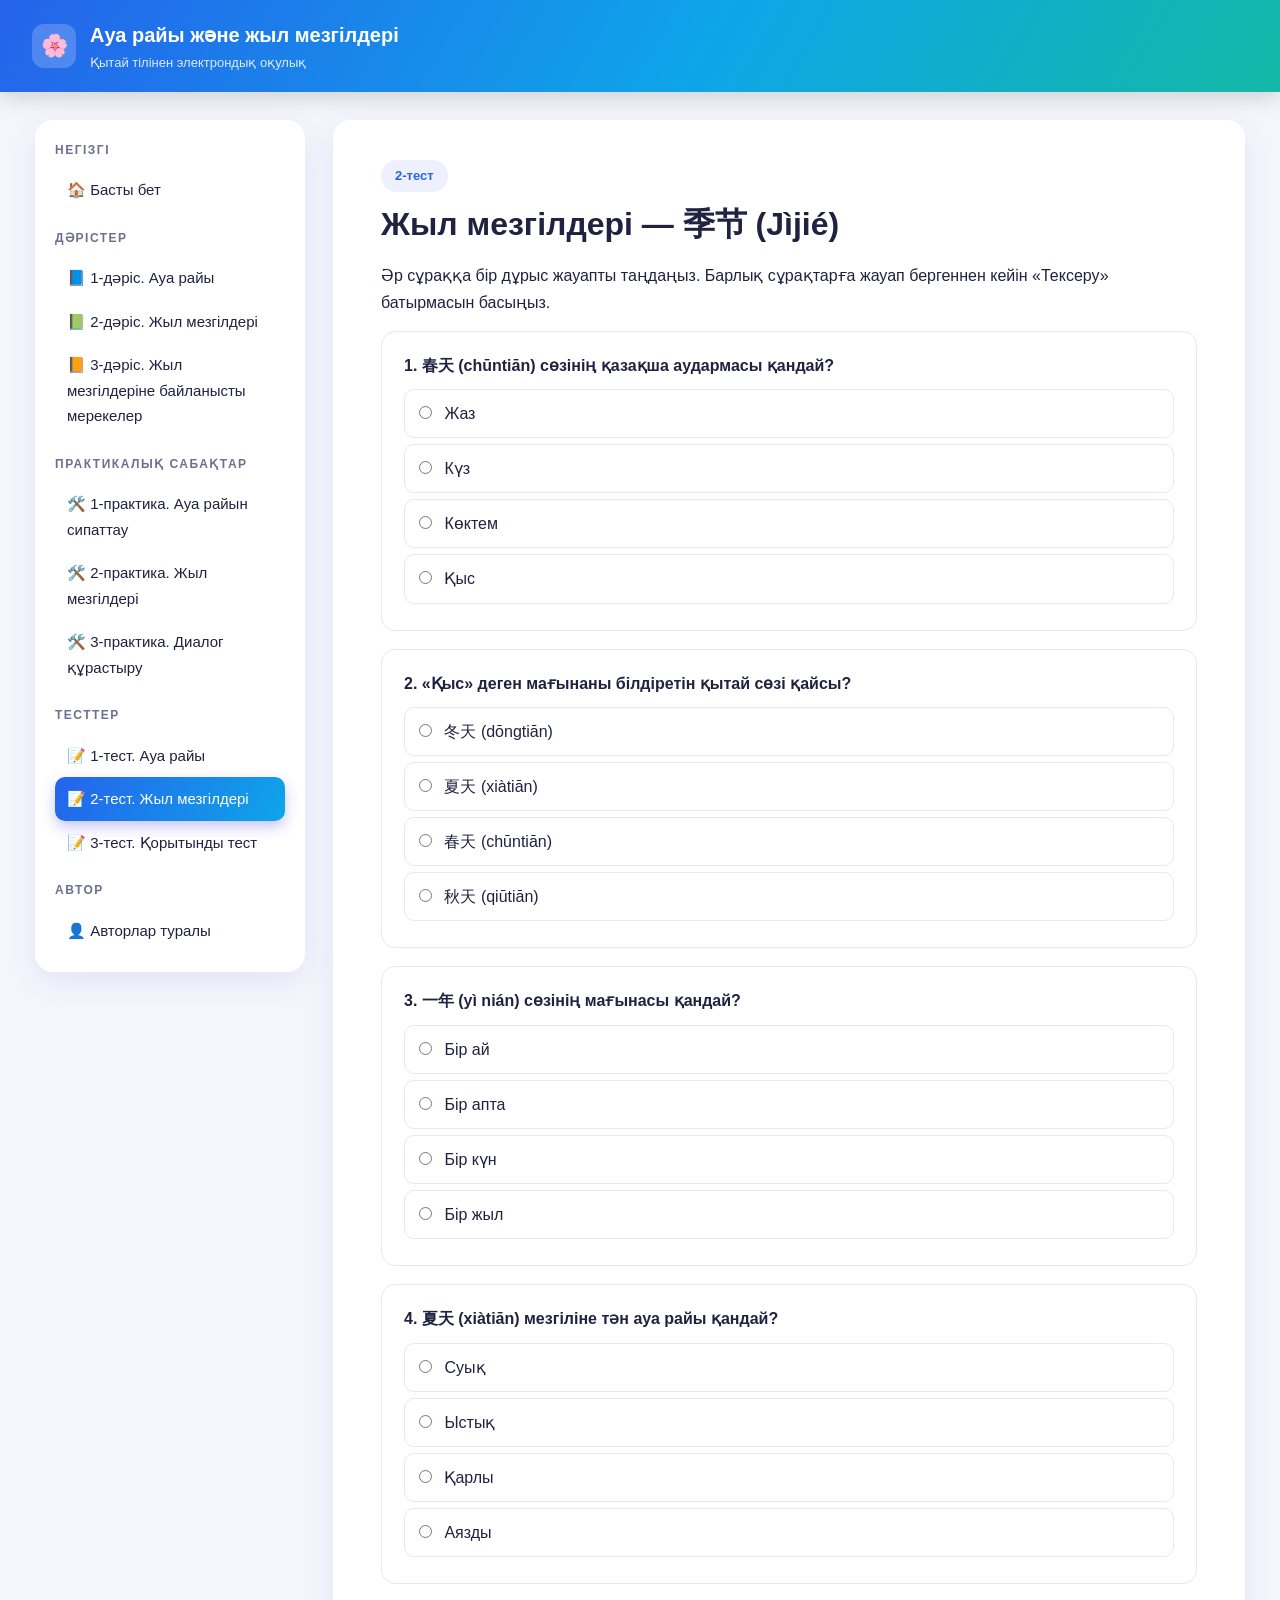
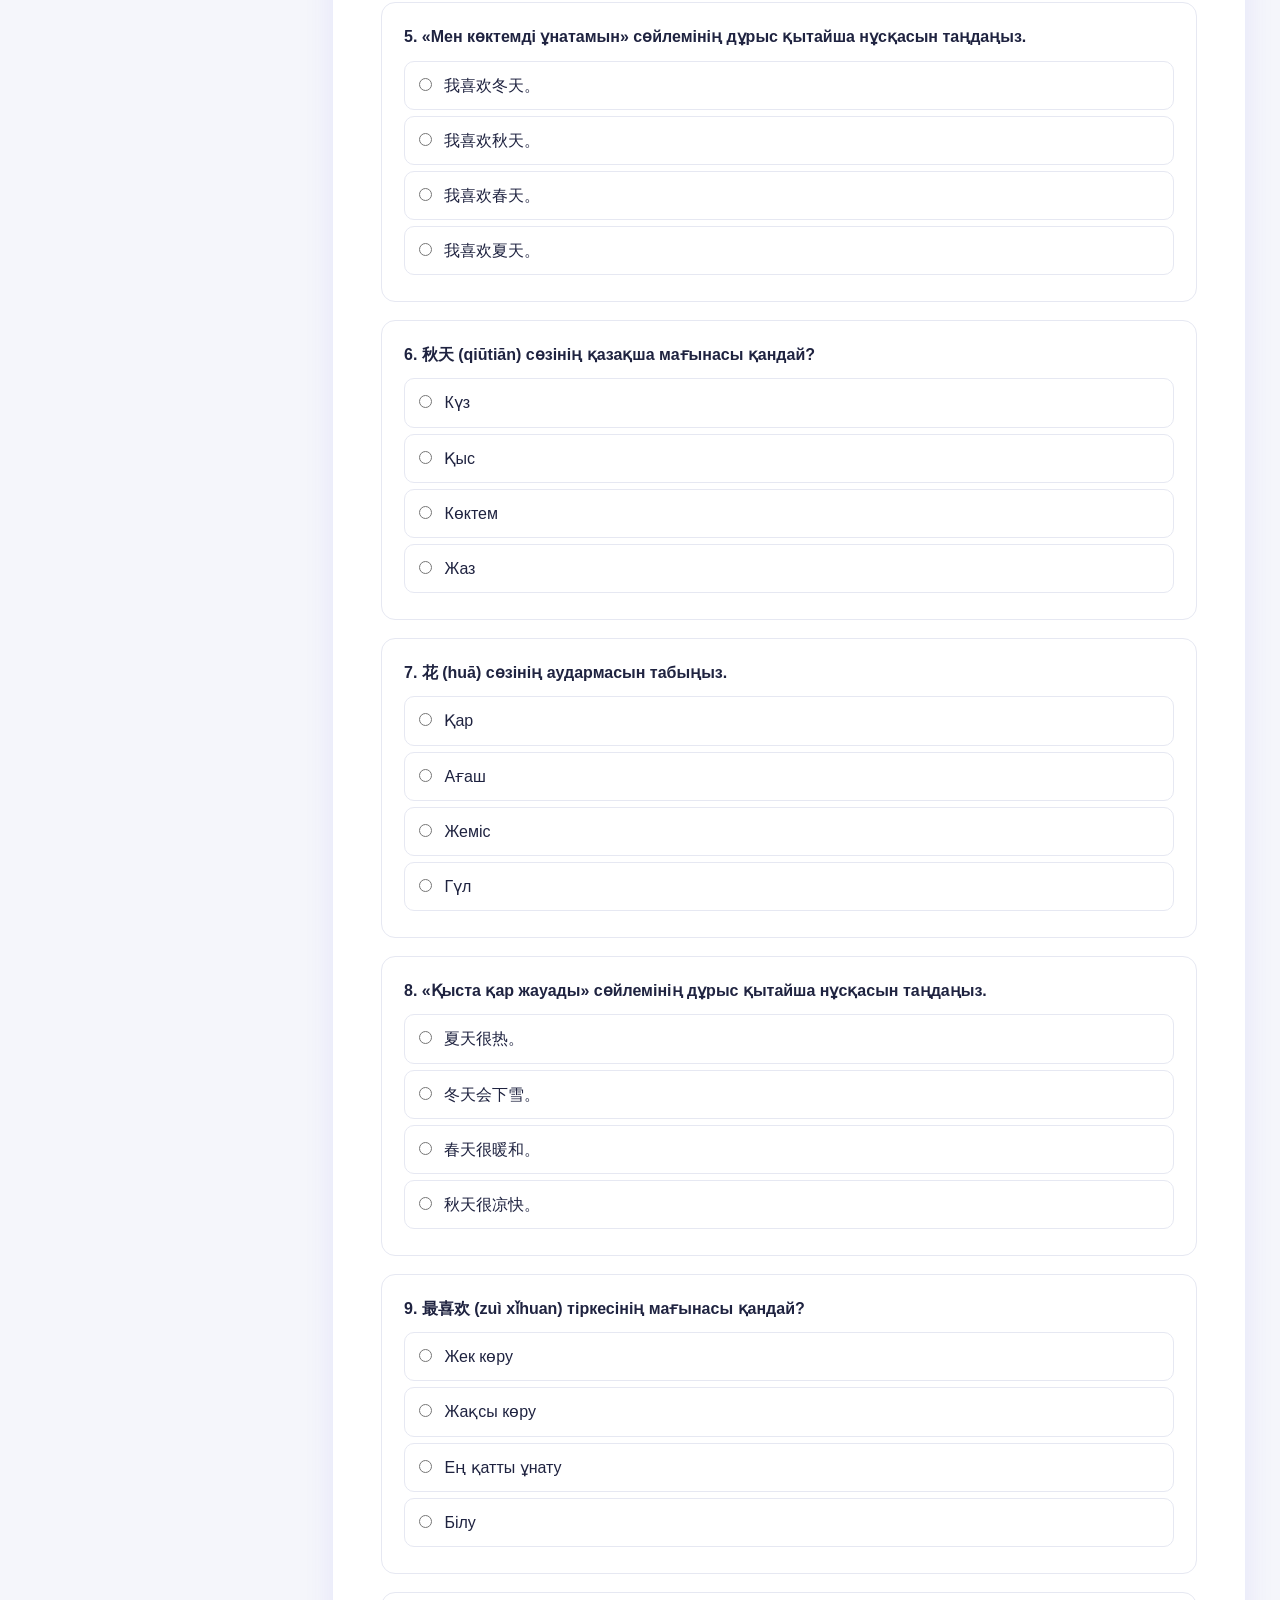
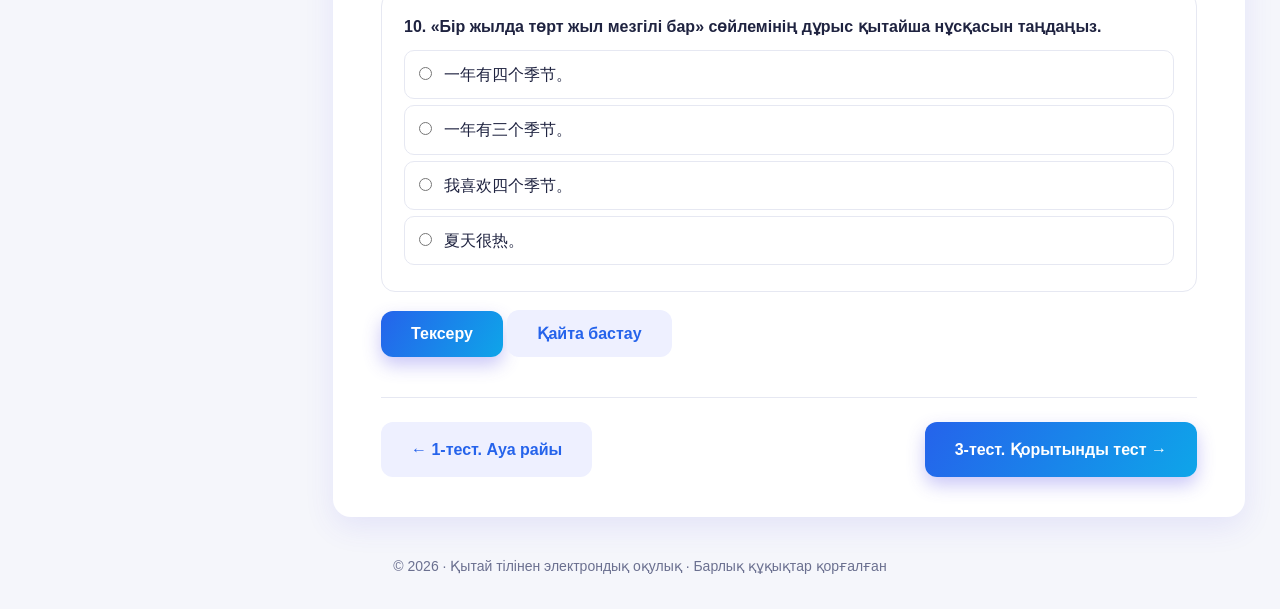
<file: test2.html>
<!DOCTYPE html>
<html lang="kk">
<head>
<meta charset="UTF-8">
<meta name="viewport" content="width=device-width, initial-scale=1.0">
<title>2-тест. Жыл мезгілдері | Қытай тілінен электрондық оқулық</title>
<link rel="stylesheet" href="style.css">
</head>
<body>

<header class="topbar">
  <div class="logo">🌸</div>
  <div>
    <h1>Ауа райы және жыл мезгілдері</h1>
    <small>Қытай тілінен электрондық оқулық</small>
  </div>
</header>

<div class="layout">
  <nav class="sidebar">
    <h3>Негізгі</h3>
    <a href="index.html">🏠 Басты бет</a>
    <h3>Дәрістер</h3>
    <a href="daris1.html">📘 1-дәріс. Ауа райы</a>
    <a href="daris2.html">📗 2-дәріс. Жыл мезгілдері</a>
    <a href="daris3.html">📙 3-дәріс. Жыл мезгілдеріне байланысты мерекелер</a>
    <h3>Практикалық сабақтар</h3>
    <a href="praktika1.html">🛠️ 1-практика. Ауа райын сипаттау</a>
    <a href="praktika2.html">🛠️ 2-практика. Жыл мезгілдері</a>
    <a href="praktika3.html">🛠️ 3-практика. Диалог құрастыру</a>
    <h3>Тесттер</h3>
    <a href="test1.html">📝 1-тест. Ауа райы</a>
    <a href="test2.html" class="active">📝 2-тест. Жыл мезгілдері</a>
    <a href="test3.html">📝 3-тест. Қорытынды тест</a>
    <h3>Автор</h3>
    <a href="avtor.html">👤 Авторлар туралы</a>
  </nav>

  <main class="content">
    <span class="badge">2-тест</span>
    <h2>Жыл мезгілдері — 季节 (Jìjié)</h2>
    <p>Әр сұраққа бір дұрыс жауапты таңдаңыз. Барлық сұрақтарға жауап бергеннен кейін «Тексеру» батырмасын басыңыз.</p>

    <form onsubmit="return false;">

      <div class="q" data-answer="c">
        <p>1. 春天 (chūntiān) сөзінің қазақша аудармасы қандай?</p>
        <label><input type="radio" name="q1" value="a"> Жаз</label>
        <label><input type="radio" name="q1" value="b"> Күз</label>
        <label><input type="radio" name="q1" value="c"> Көктем</label>
        <label><input type="radio" name="q1" value="d"> Қыс</label>
      </div>

      <div class="q" data-answer="a">
        <p>2. «Қыс» деген мағынаны білдіретін қытай сөзі қайсы?</p>
        <label><input type="radio" name="q2" value="a"> 冬天 (dōngtiān)</label>
        <label><input type="radio" name="q2" value="b"> 夏天 (xiàtiān)</label>
        <label><input type="radio" name="q2" value="c"> 春天 (chūntiān)</label>
        <label><input type="radio" name="q2" value="d"> 秋天 (qiūtiān)</label>
      </div>

      <div class="q" data-answer="d">
        <p>3. 一年 (yì nián) сөзінің мағынасы қандай?</p>
        <label><input type="radio" name="q3" value="a"> Бір ай</label>
        <label><input type="radio" name="q3" value="b"> Бір апта</label>
        <label><input type="radio" name="q3" value="c"> Бір күн</label>
        <label><input type="radio" name="q3" value="d"> Бір жыл</label>
      </div>

      <div class="q" data-answer="b">
        <p>4. 夏天 (xiàtiān) мезгіліне тән ауа райы қандай?</p>
        <label><input type="radio" name="q4" value="a"> Суық</label>
        <label><input type="radio" name="q4" value="b"> Ыстық</label>
        <label><input type="radio" name="q4" value="c"> Қарлы</label>
        <label><input type="radio" name="q4" value="d"> Аязды</label>
      </div>

      <div class="q" data-answer="c">
        <p>5. «Мен көктемді ұнатамын» сөйлемінің дұрыс қытайша нұсқасын таңдаңыз.</p>
        <label><input type="radio" name="q5" value="a"> 我喜欢冬天。</label>
        <label><input type="radio" name="q5" value="b"> 我喜欢秋天。</label>
        <label><input type="radio" name="q5" value="c"> 我喜欢春天。</label>
        <label><input type="radio" name="q5" value="d"> 我喜欢夏天。</label>
      </div>

      <div class="q" data-answer="a">
        <p>6. 秋天 (qiūtiān) сөзінің қазақша мағынасы қандай?</p>
        <label><input type="radio" name="q6" value="a"> Күз</label>
        <label><input type="radio" name="q6" value="b"> Қыс</label>
        <label><input type="radio" name="q6" value="c"> Көктем</label>
        <label><input type="radio" name="q6" value="d"> Жаз</label>
      </div>

      <div class="q" data-answer="d">
        <p>7. 花 (huā) сөзінің аудармасын табыңыз.</p>
        <label><input type="radio" name="q7" value="a"> Қар</label>
        <label><input type="radio" name="q7" value="b"> Ағаш</label>
        <label><input type="radio" name="q7" value="c"> Жеміс</label>
        <label><input type="radio" name="q7" value="d"> Гүл</label>
      </div>

      <div class="q" data-answer="b">
        <p>8. «Қыста қар жауады» сөйлемінің дұрыс қытайша нұсқасын таңдаңыз.</p>
        <label><input type="radio" name="q8" value="a"> 夏天很热。</label>
        <label><input type="radio" name="q8" value="b"> 冬天会下雪。</label>
        <label><input type="radio" name="q8" value="c"> 春天很暖和。</label>
        <label><input type="radio" name="q8" value="d"> 秋天很凉快。</label>
      </div>

      <div class="q" data-answer="c">
        <p>9. 最喜欢 (zuì xǐhuan) тіркесінің мағынасы қандай?</p>
        <label><input type="radio" name="q9" value="a"> Жек көру</label>
        <label><input type="radio" name="q9" value="b"> Жақсы көру</label>
        <label><input type="radio" name="q9" value="c"> Ең қатты ұнату</label>
        <label><input type="radio" name="q9" value="d"> Білу</label>
      </div>

      <div class="q" data-answer="a">
        <p>10. «Бір жылда төрт жыл мезгілі бар» сөйлемінің дұрыс қытайша нұсқасын таңдаңыз.</p>
        <label><input type="radio" name="q10" value="a"> 一年有四个季节。</label>
        <label><input type="radio" name="q10" value="b"> 一年有三个季节。</label>
        <label><input type="radio" name="q10" value="c"> 我喜欢四个季节。</label>
        <label><input type="radio" name="q10" value="d"> 夏天很热。</label>
      </div>

      <button class="btn" type="button" onclick="checkTest()">Тексеру</button>
      <button class="btn light" type="button" onclick="resetTest()">Қайта бастау</button>
    </form>

    <div id="result"></div>

    <div class="pager">
      <a class="btn light" href="test1.html">← 1-тест. Ауа райы</a>
      <a class="btn" href="test3.html">3-тест. Қорытынды тест →</a>
    </div>
  </main>
</div>

<footer>© 2026 · Қытай тілінен электрондық оқулық · Барлық құқықтар қорғалған</footer>

<script src="script.js"></script>
</body>
</html>
</file>
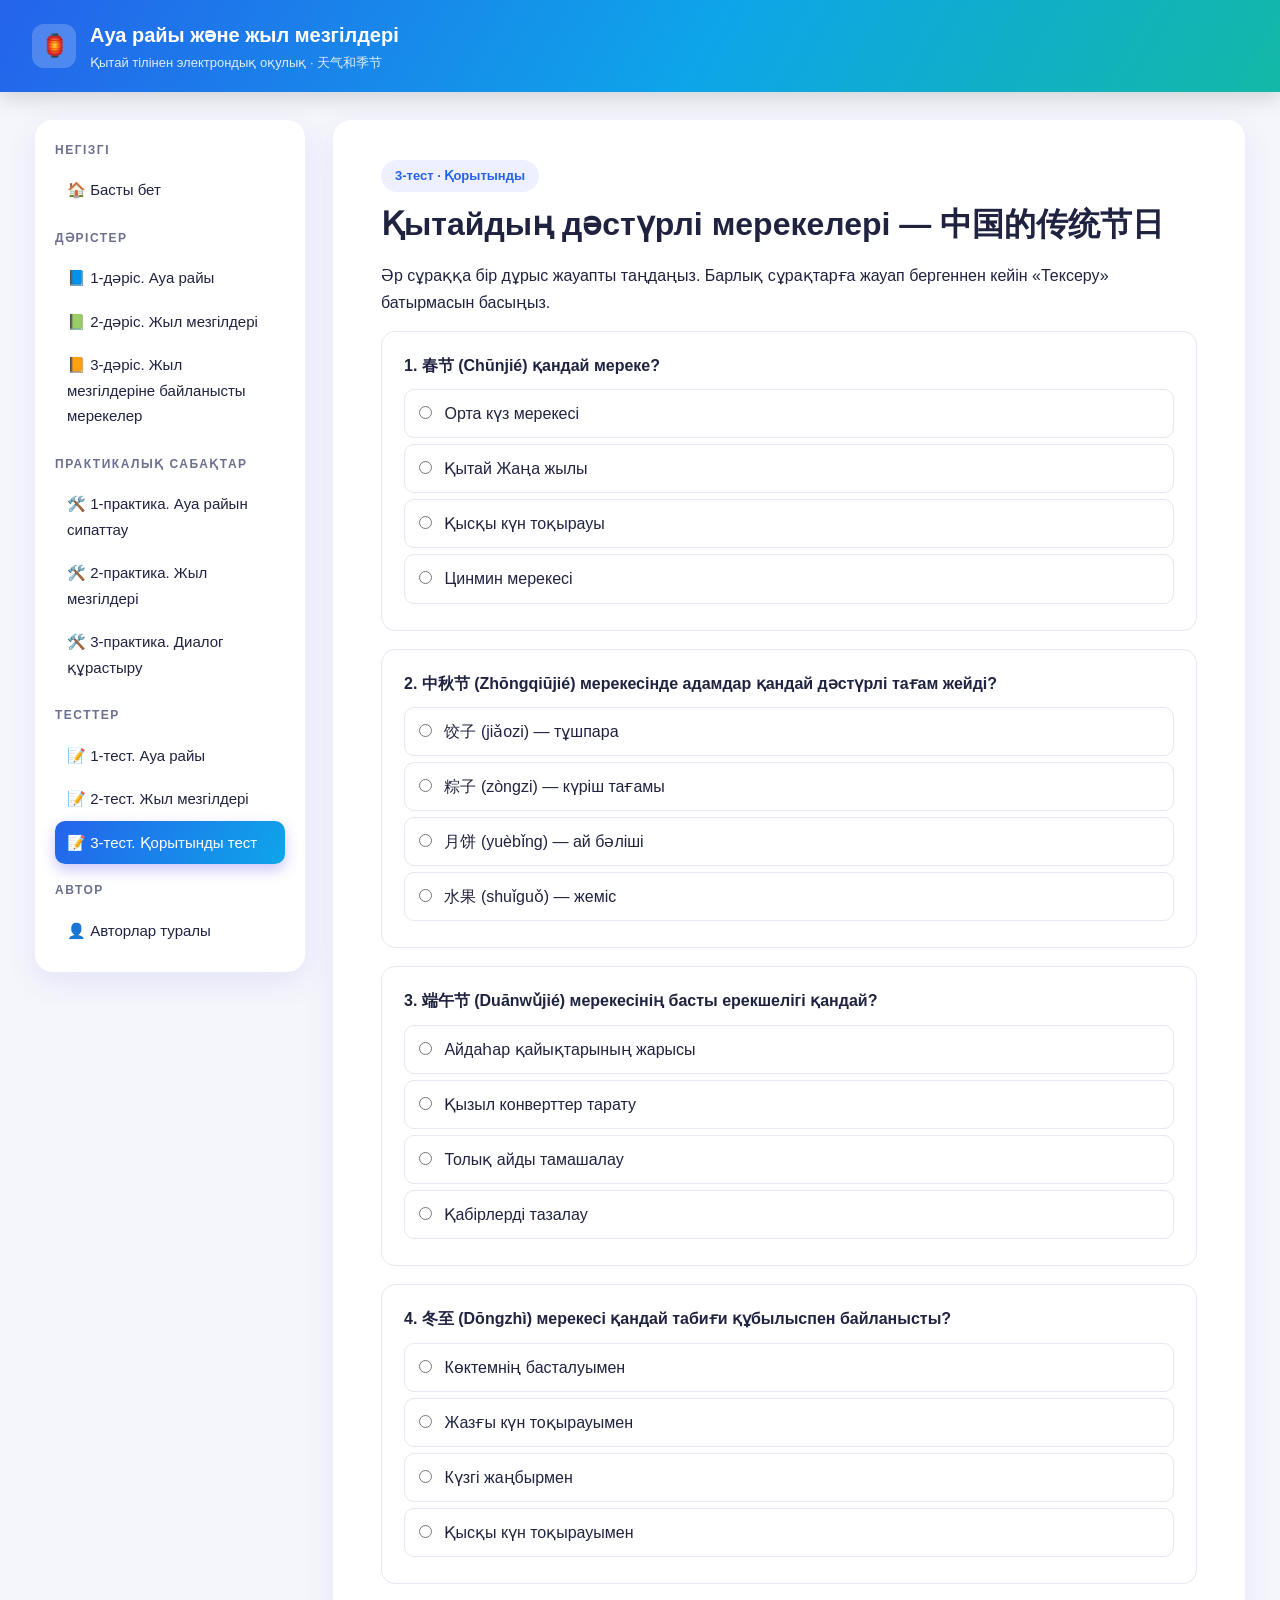
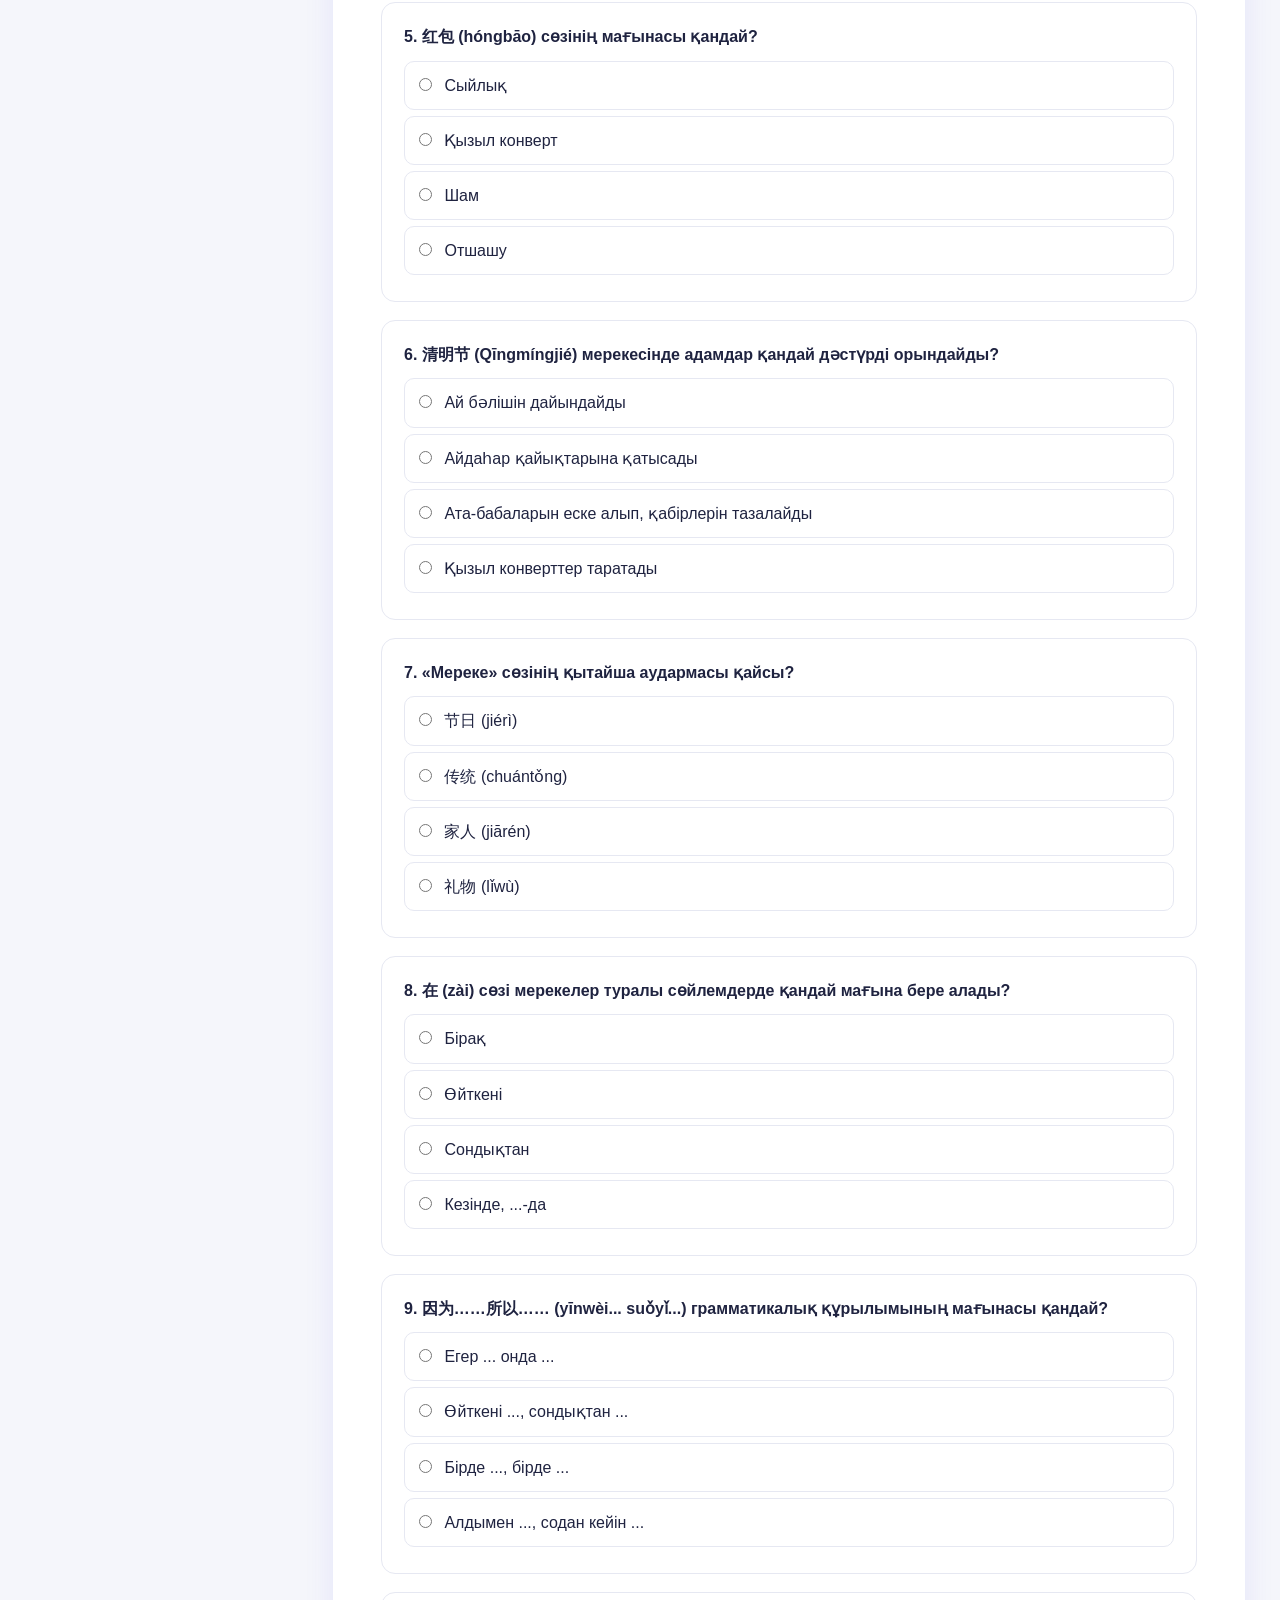
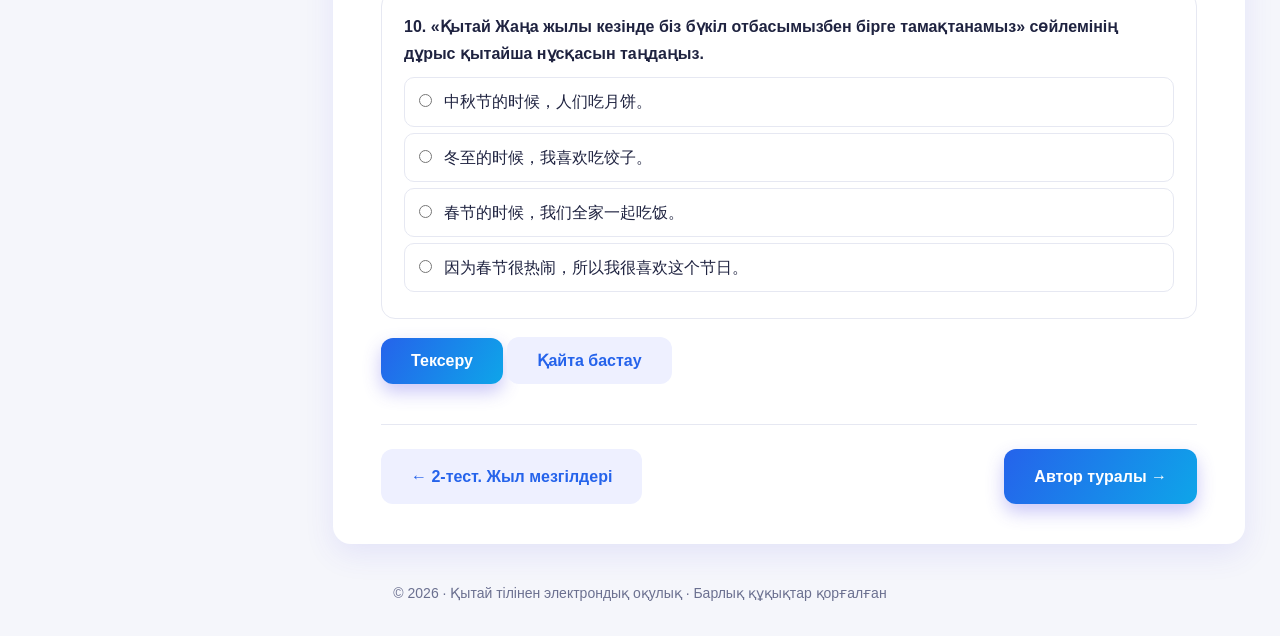
<file: test3.html>
<!DOCTYPE html>
<html lang="kk">
<head>
<meta charset="UTF-8">
<meta name="viewport" content="width=device-width, initial-scale=1.0">
<title>3-тест. Қытайдың дәстүрлі мерекелері | Қытай тілі</title>
<link rel="stylesheet" href="style.css">
</head>
<body>

<header class="topbar">
  <div class="logo">🏮</div>
  <div>
    <h1>Ауа райы және жыл мезгілдері</h1>
    <small>Қытай тілінен электрондық оқулық · 天气和季节</small>
  </div>
</header>

<div class="layout">
  <nav class="sidebar">
    <h3>Негізгі</h3>
    <a href="index.html">🏠 Басты бет</a>

    <h3>Дәрістер</h3>
    <a href="daris1.html">📘 1-дәріс. Ауа райы</a>
    <a href="daris2.html">📗 2-дәріс. Жыл мезгілдері</a>
    <a href="daris3.html">📙 3-дәріс. Жыл мезгілдеріне байланысты мерекелер</a>

    <h3>Практикалық сабақтар</h3>
    <a href="praktika1.html">🛠️ 1-практика. Ауа райын сипаттау</a>
    <a href="praktika2.html">🛠️ 2-практика. Жыл мезгілдері</a>
    <a href="praktika3.html">🛠️ 3-практика. Диалог құрастыру</a>

    <h3>Тесттер</h3>
    <a href="test1.html">📝 1-тест. Ауа райы</a>
    <a href="test2.html">📝 2-тест. Жыл мезгілдері</a>
    <a href="test3.html" class="active">📝 3-тест. Қорытынды тест</a>

    <h3>Автор</h3>
    <a href="avtor.html">👤 Авторлар туралы</a>
  </nav>

  <main class="content">
    <span class="badge">3-тест · Қорытынды</span>
    <h2>Қытайдың дәстүрлі мерекелері — 中国的传统节日</h2>
    <p>Әр сұраққа бір дұрыс жауапты таңдаңыз. Барлық сұрақтарға жауап бергеннен кейін «Тексеру» батырмасын басыңыз.</p>

    <form onsubmit="return false;">

      <div class="q" data-answer="b">
        <p>1. 春节 (Chūnjié) қандай мереке?</p>
        <label><input type="radio" name="q1" value="a"> Орта күз мерекесі</label>
        <label><input type="radio" name="q1" value="b"> Қытай Жаңа жылы</label>
        <label><input type="radio" name="q1" value="c"> Қысқы күн тоқырауы</label>
        <label><input type="radio" name="q1" value="d"> Цинмин мерекесі</label>
      </div>

      <div class="q" data-answer="c">
        <p>2. 中秋节 (Zhōngqiūjié) мерекесінде адамдар қандай дәстүрлі тағам жейді?</p>
        <label><input type="radio" name="q2" value="a"> 饺子 (jiǎozi) — тұшпара</label>
        <label><input type="radio" name="q2" value="b"> 粽子 (zòngzi) — күріш тағамы</label>
        <label><input type="radio" name="q2" value="c"> 月饼 (yuèbǐng) — ай бәліші</label>
        <label><input type="radio" name="q2" value="d"> 水果 (shuǐguǒ) — жеміс</label>
      </div>

      <div class="q" data-answer="a">
        <p>3. 端午节 (Duānwǔjié) мерекесінің басты ерекшелігі қандай?</p>
        <label><input type="radio" name="q3" value="a"> Айдаһар қайықтарының жарысы</label>
        <label><input type="radio" name="q3" value="b"> Қызыл конверттер тарату</label>
        <label><input type="radio" name="q3" value="c"> Толық айды тамашалау</label>
        <label><input type="radio" name="q3" value="d"> Қабірлерді тазалау</label>
      </div>

      <div class="q" data-answer="d">
        <p>4. 冬至 (Dōngzhì) мерекесі қандай табиғи құбылыспен байланысты?</p>
        <label><input type="radio" name="q4" value="a"> Көктемнің басталуымен</label>
        <label><input type="radio" name="q4" value="b"> Жазғы күн тоқырауымен</label>
        <label><input type="radio" name="q4" value="c"> Күзгі жаңбырмен</label>
        <label><input type="radio" name="q4" value="d"> Қысқы күн тоқырауымен</label>
      </div>

      <div class="q" data-answer="b">
        <p>5. 红包 (hóngbāo) сөзінің мағынасы қандай?</p>
        <label><input type="radio" name="q5" value="a"> Сыйлық</label>
        <label><input type="radio" name="q5" value="b"> Қызыл конверт</label>
        <label><input type="radio" name="q5" value="c"> Шам</label>
        <label><input type="radio" name="q5" value="d"> Отшашу</label>
      </div>

      <div class="q" data-answer="c">
        <p>6. 清明节 (Qīngmíngjié) мерекесінде адамдар қандай дәстүрді орындайды?</p>
        <label><input type="radio" name="q6" value="a"> Ай бәлішін дайындайды</label>
        <label><input type="radio" name="q6" value="b"> Айдаһар қайықтарына қатысады</label>
        <label><input type="radio" name="q6" value="c"> Ата-бабаларын еске алып, қабірлерін тазалайды</label>
        <label><input type="radio" name="q6" value="d"> Қызыл конверттер таратады</label>
      </div>

      <div class="q" data-answer="a">
        <p>7. «Мереке» сөзінің қытайша аудармасы қайсы?</p>
        <label><input type="radio" name="q7" value="a"> 节日 (jiérì)</label>
        <label><input type="radio" name="q7" value="b"> 传统 (chuántǒng)</label>
        <label><input type="radio" name="q7" value="c"> 家人 (jiārén)</label>
        <label><input type="radio" name="q7" value="d"> 礼物 (lǐwù)</label>
      </div>

      <div class="q" data-answer="d">
        <p>8. 在 (zài) сөзі мерекелер туралы сөйлемдерде қандай мағына бере алады?</p>
        <label><input type="radio" name="q8" value="a"> Бірақ</label>
        <label><input type="radio" name="q8" value="b"> Өйткені</label>
        <label><input type="radio" name="q8" value="c"> Сондықтан</label>
        <label><input type="radio" name="q8" value="d"> Кезінде, ...-да</label>
      </div>

      <div class="q" data-answer="b">
        <p>9. 因为……所以…… (yīnwèi... suǒyǐ...) грамматикалық құрылымының мағынасы қандай?</p>
        <label><input type="radio" name="q9" value="a"> Егер ... онда ...</label>
        <label><input type="radio" name="q9" value="b"> Өйткені ..., сондықтан ...</label>
        <label><input type="radio" name="q9" value="c"> Бірде ..., бірде ...</label>
        <label><input type="radio" name="q9" value="d"> Алдымен ..., содан кейін ...</label>
      </div>

      <div class="q" data-answer="c">
        <p>10. «Қытай Жаңа жылы кезінде біз бүкіл отбасымызбен бірге тамақтанамыз» сөйлемінің дұрыс қытайша нұсқасын таңдаңыз.</p>
        <label><input type="radio" name="q10" value="a"> 中秋节的时候，人们吃月饼。</label>
        <label><input type="radio" name="q10" value="b"> 冬至的时候，我喜欢吃饺子。</label>
        <label><input type="radio" name="q10" value="c"> 春节的时候，我们全家一起吃饭。</label>
        <label><input type="radio" name="q10" value="d"> 因为春节很热闹，所以我很喜欢这个节日。</label>
      </div>

      <button class="btn" type="button" onclick="checkTest()">Тексеру</button>
      <button class="btn light" type="button" onclick="resetTest()">Қайта бастау</button>

    </form>

    <div id="result"></div>

    <div class="pager">
      <a class="btn light" href="test2.html">← 2-тест. Жыл мезгілдері</a>
      <a class="btn" href="avtor.html">Автор туралы →</a>
    </div>
  </main>
</div>

<footer>© 2026 · Қытай тілінен электрондық оқулық · Барлық құқықтар қорғалған</footer>

<script src="script.js"></script>
</body>
</html>
</file>
<file: style.css>
/* ===== Электрондық оқулық: ортақ стиль ===== */
:root {
  --c1: #2563EB;       /* Негізгі көк */
  --c2: #0EA5E9;       /* Аспан көк */
  --c3: #14B8A6;       /* Көгілдір-жасыл */
  --bg: #f5f6fb;
  --card: #ffffff;
  --text: #1f2340;
  --muted: #6b7090;
  --line: #e6e8f2;
  --ok: #16a34a;
  --bad: #dc2626;
  --radius: 18px;
  --shadow: 0 10px 30px rgba(79, 70, 229, .10);
}
 
* { box-sizing: border-box; margin: 0; padding: 0; }
 
body {
  font-family: "Segoe UI", Roboto, Arial, sans-serif;
  background: var(--bg);
  color: var(--text);
  line-height: 1.7;
}
 
a { color: var(--c1); }
 
/* ---------- Жоғарғы тақырып (header) ---------- */
.topbar {
  background: linear-gradient(120deg, var(--c1), var(--c2) 55%, var(--c3));
  color: #fff;
  padding: 18px 32px;
  display: flex;
  align-items: center;
  gap: 14px;
  position: sticky;
  top: 0;
  z-index: 10;
  box-shadow: 0 6px 20px rgba(0,0,0,.15);
}
.logo {
  width: 44px; height: 44px;
  border-radius: 12px;
  background: rgba(255,255,255,.2);
  display: grid; place-items: center;
  font-size: 22px;
}
.topbar h1 { font-size: 20px; font-weight: 700; }
.topbar small { opacity: .85; display: block; font-size: 13px; }
 
/* ---------- Негізгі орналасу ---------- */
.layout {
  display: grid;
  grid-template-columns: 270px 1fr;
  gap: 28px;
  max-width: 1250px;
  margin: 28px auto;
  padding: 0 20px;
}
 
/* ---------- Бүйір мәзір (sidebar) ---------- */
.sidebar {
  background: var(--card);
  border-radius: var(--radius);
  box-shadow: var(--shadow);
  padding: 20px;
  align-self: start;
  position: sticky;
  top: 100px;
}
.sidebar h3 {
  font-size: 12px;
  text-transform: uppercase;
  letter-spacing: 1.5px;
  color: var(--muted);
  margin: 16px 0 8px;
}
.sidebar h3:first-child { margin-top: 0; }
.sidebar a {
  display: flex; align-items: center; gap: 10px;
  padding: 9px 12px;
  border-radius: 10px;
  color: var(--text);
  text-decoration: none;
  font-size: 15px;
  transition: .2s;
}
.sidebar a:hover { background: #eef0ff; color: var(--c1); transform: translateX(4px); }
.sidebar a.active {
  background: linear-gradient(120deg, var(--c1), var(--c2));
  color: #fff;
  box-shadow: 0 6px 14px rgba(79,70,229,.3);
}
 
/* ---------- Мазмұн ---------- */
.content {
  background: var(--card);
  border-radius: var(--radius);
  box-shadow: var(--shadow);
  padding: 40px 48px;
  min-width: 0;
  animation: fade .5s ease;
}
@keyframes fade { from { opacity: 0; transform: translateY(12px); } to { opacity: 1; } }
 
.badge {
  display: inline-block;
  padding: 5px 14px;
  border-radius: 99px;
  background: #eef0ff;
  color: var(--c1);
  font-size: 13px;
  font-weight: 600;
  margin-bottom: 12px;
}
.content h2 { font-size: 32px; line-height: 1.25; margin-bottom: 18px; }
.content h3 {
  font-size: 21px;
  margin: 30px 0 10px;
  padding-left: 14px;
  border-left: 4px solid var(--c2);
}
.content p { margin-bottom: 14px; }
.content ul, .content ol { margin: 0 0 16px 24px; }
.content li { margin-bottom: 6px; }
 
/* Код блогы */
pre {
  background: #1e1b4b;
  color: #e0e7ff;
  padding: 18px 22px;
  border-radius: 14px;
  overflow-x: auto;
  font-family: Consolas, "Courier New", monospace;
  font-size: 14.5px;
  line-height: 1.6;
  margin: 14px 0 20px;
}
code {
  font-family: Consolas, "Courier New", monospace;
  background: #eef0ff;
  color: var(--c2);
  padding: 2px 7px;
  border-radius: 6px;
  font-size: 14.5px;
}
pre code { background: none; color: inherit; padding: 0; }
 
/* Ескерту блогы */
.note {
  background: linear-gradient(120deg, #fdf2f8, #eef0ff);
  border-left: 5px solid var(--c3);
  padding: 16px 20px;
  border-radius: 12px;
  margin: 18px 0;
}
.task {
  background: #ecfdf5;
  border-left: 5px solid var(--ok);
  padding: 16px 20px;
  border-radius: 12px;
  margin: 18px 0;
}
 
/* Кесте */
table { width: 100%; border-collapse: collapse; margin: 14px 0 22px; overflow: hidden; border-radius: 12px; }
th { background: linear-gradient(120deg, var(--c1), var(--c2)); color: #fff; text-align: left; padding: 12px; }
td { padding: 11px 12px; border-bottom: 1px solid var(--line); }
tr:nth-child(even) td { background: #fafbff; }
 
/* ---------- Басты бет ---------- */
.hero {
  background: linear-gradient(120deg, var(--c1), var(--c2) 55%, var(--c3));
  color: #fff;
  border-radius: var(--radius);
  padding: 50px 44px;
  margin-bottom: 30px;
  position: relative;
  overflow: hidden;
}
.hero::after {
  content: ""; position: absolute;
  width: 300px; height: 300px; border-radius: 50%;
  background: rgba(255,255,255,.12);
  right: -80px; top: -80px;
}
.hero h2 { font-size: 40px; margin-bottom: 10px; }
.hero p { font-size: 18px; opacity: .92; max-width: 600px; }
 
.grid {
  display: grid;
  grid-template-columns: repeat(auto-fit, minmax(220px, 1fr));
  gap: 20px;
  margin-top: 10px;
}
.card {
  display: block;
  background: var(--card);
  border: 1px solid var(--line);
  border-radius: var(--radius);
  padding: 24px;
  text-decoration: none;
  color: var(--text);
  transition: .25s;
}
.card:hover { transform: translateY(-6px); box-shadow: var(--shadow); border-color: transparent; }
.card .icon {
  width: 52px; height: 52px; border-radius: 14px;
  display: grid; place-items: center;
  font-size: 26px; margin-bottom: 14px;
  background: linear-gradient(120deg, #eef0ff, #fdf2f8);
}
.card h4 { font-size: 18px; margin-bottom: 6px; }
.card p { color: var(--muted); font-size: 14.5px; margin: 0; }
 
/* ---------- Тест ---------- */
.q {
  border: 1px solid var(--line);
  border-radius: 14px;
  padding: 20px 22px;
  margin-bottom: 18px;
  transition: .3s;
}
.q p { font-weight: 600; margin-bottom: 10px; }
.q label {
  display: block;
  padding: 10px 14px;
  border-radius: 10px;
  cursor: pointer;
  margin-bottom: 6px;
  border: 1px solid var(--line);
  transition: .2s;
}
.q label:hover { background: #eef0ff; border-color: var(--c1); }
.q input { margin-right: 8px; accent-color: var(--c1); }
.q.right { border-color: var(--ok); background: #f0fdf4; }
.q.wrong { border-color: var(--bad); background: #fef2f2; }
.q label.correct { background: #dcfce7; border-color: var(--ok); font-weight: 600; }
 
.btn {
  display: inline-block;
  background: linear-gradient(120deg, var(--c1), var(--c2));
  color: #fff;
  border: none;
  padding: 14px 30px;
  border-radius: 12px;
  font-size: 16px;
  font-weight: 600;
  cursor: pointer;
  text-decoration: none;
  box-shadow: 0 8px 18px rgba(79,70,229,.3);
  transition: .2s;
}
.btn:hover { transform: translateY(-2px); }
.btn.light { background: #eef0ff; color: var(--c1); box-shadow: none; }
 
#result {
  display: none;
  margin-top: 22px;
  padding: 22px;
  border-radius: 14px;
  text-align: center;
  font-size: 20px;
  font-weight: 700;
  background: linear-gradient(120deg, #eef0ff, #fdf2f8);
}
 
/* Алдыңғы / келесі батырмалары */
.pager {
  display: flex; justify-content: space-between; gap: 12px;
  margin-top: 40px; padding-top: 24px;
  border-top: 1px solid var(--line);
}
 
/* ---------- Автор беті ---------- */
.authors {
    display: flex;
    flex-direction: column;
    gap: 20px;
    margin: 25px 0;
}

.author {
    display: flex;
    align-items: center;
    gap: 20px;
    padding: 20px;
    background: #f5f7fa;
    border-radius: 12px;
}

.avatar {
    width: 110px;
    height: 110px;
    border-radius: 50%;
    object-fit: cover;
    border: 3px solid #ddd;
}

.author h3 {
    margin-bottom: 8px;
}

.author p {
    margin: 0;
}
.info td:first-child { color: var(--muted); width: 40%; }
 
/* ---------- Төменгі жол (footer) ---------- */
footer { text-align: center; color: var(--muted); font-size: 14px; padding: 10px 0 30px; }
 
/* ---------- Телефонға бейімдеу ---------- */
@media (max-width: 850px) {
  .layout { grid-template-columns: 1fr; }
  .sidebar { position: static; }
  .content { padding: 26px 20px; }
  .hero { padding: 34px 24px; }
  .hero h2 { font-size: 30px; }
  .content h2 { font-size: 26px; }
}
</file>
